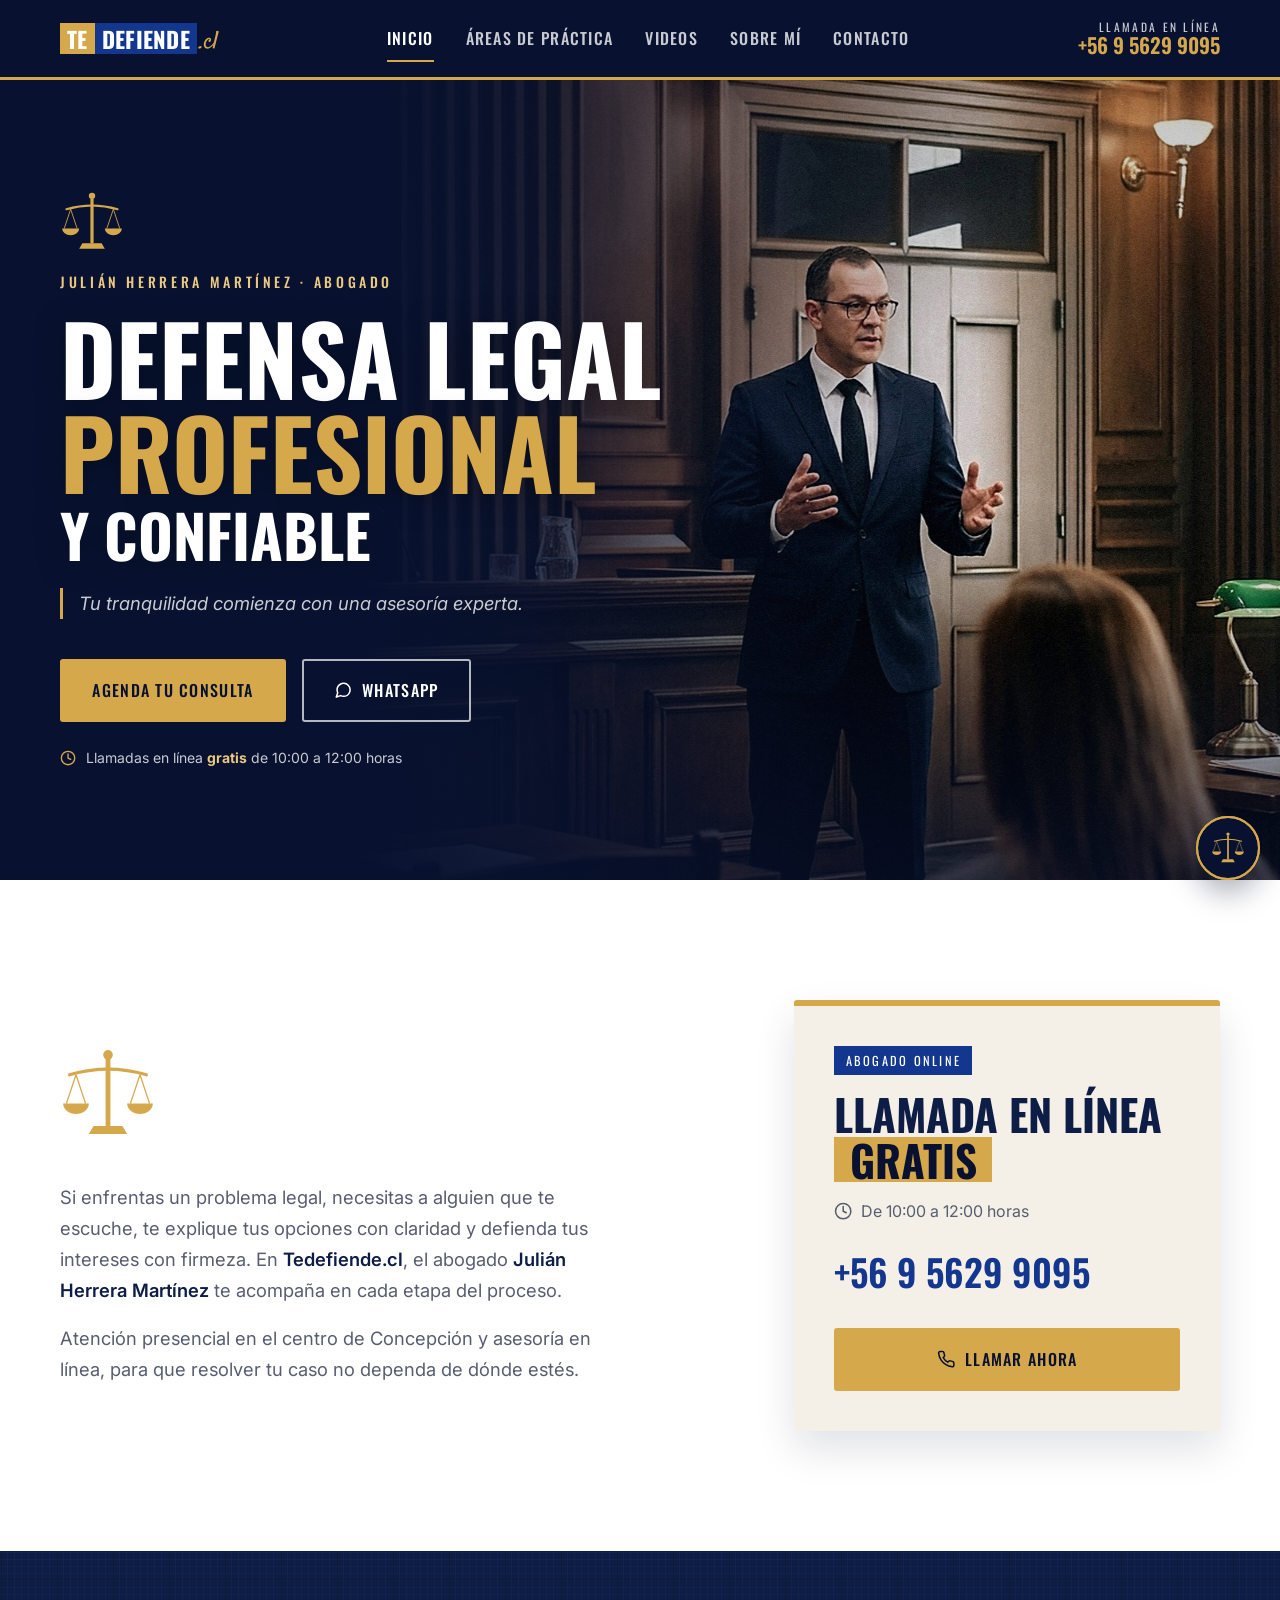
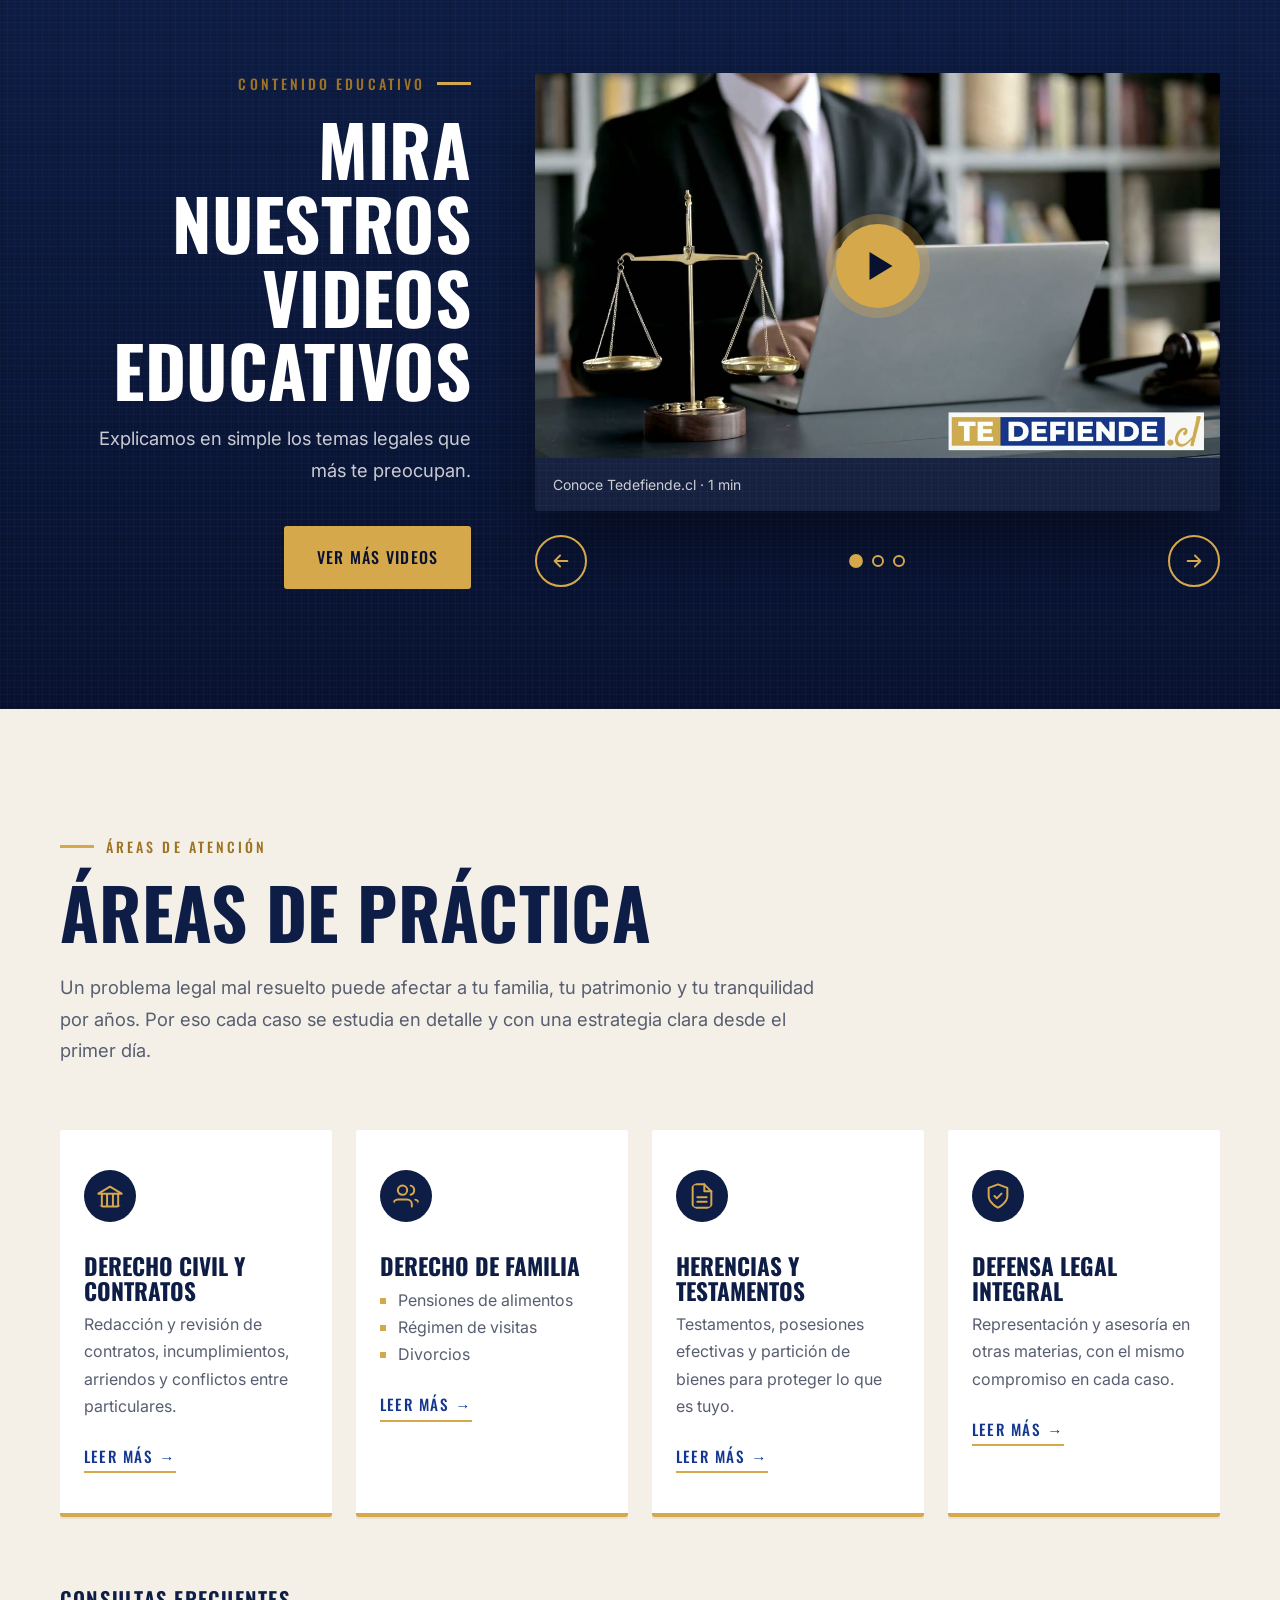
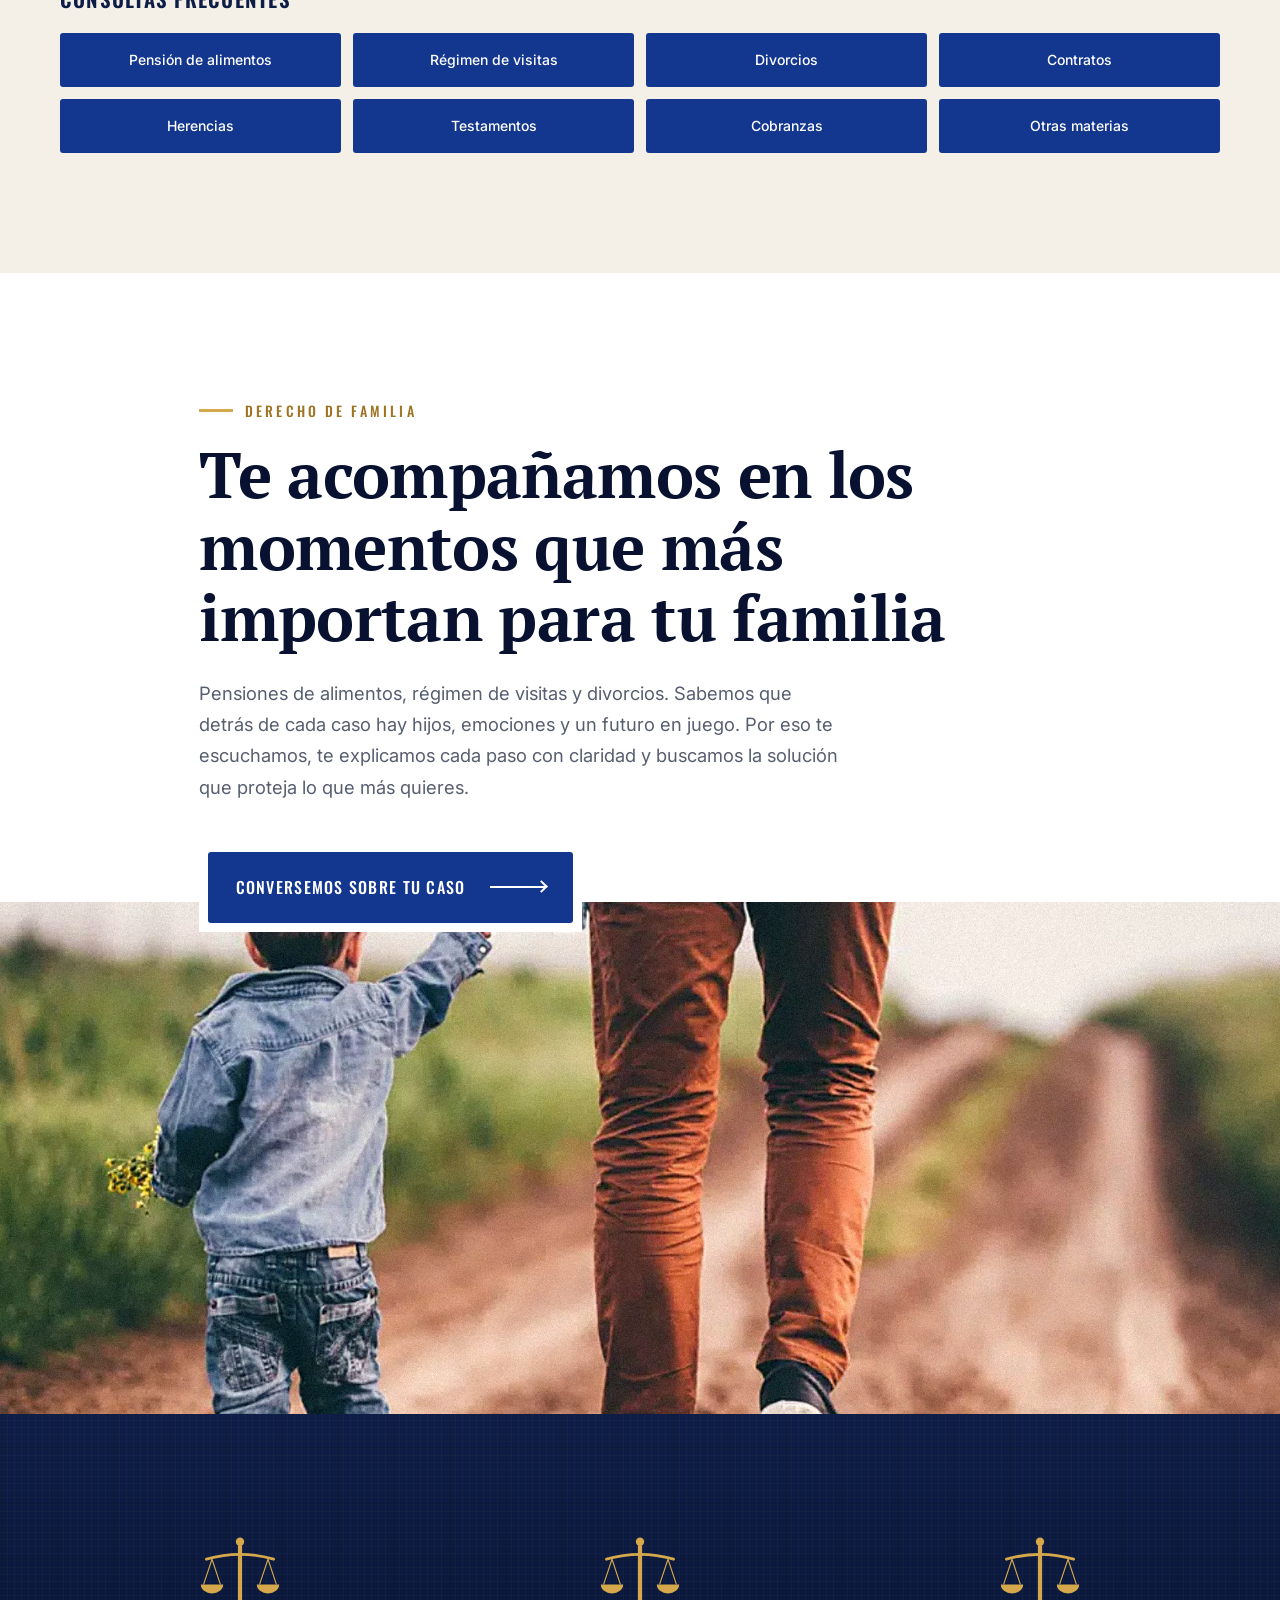
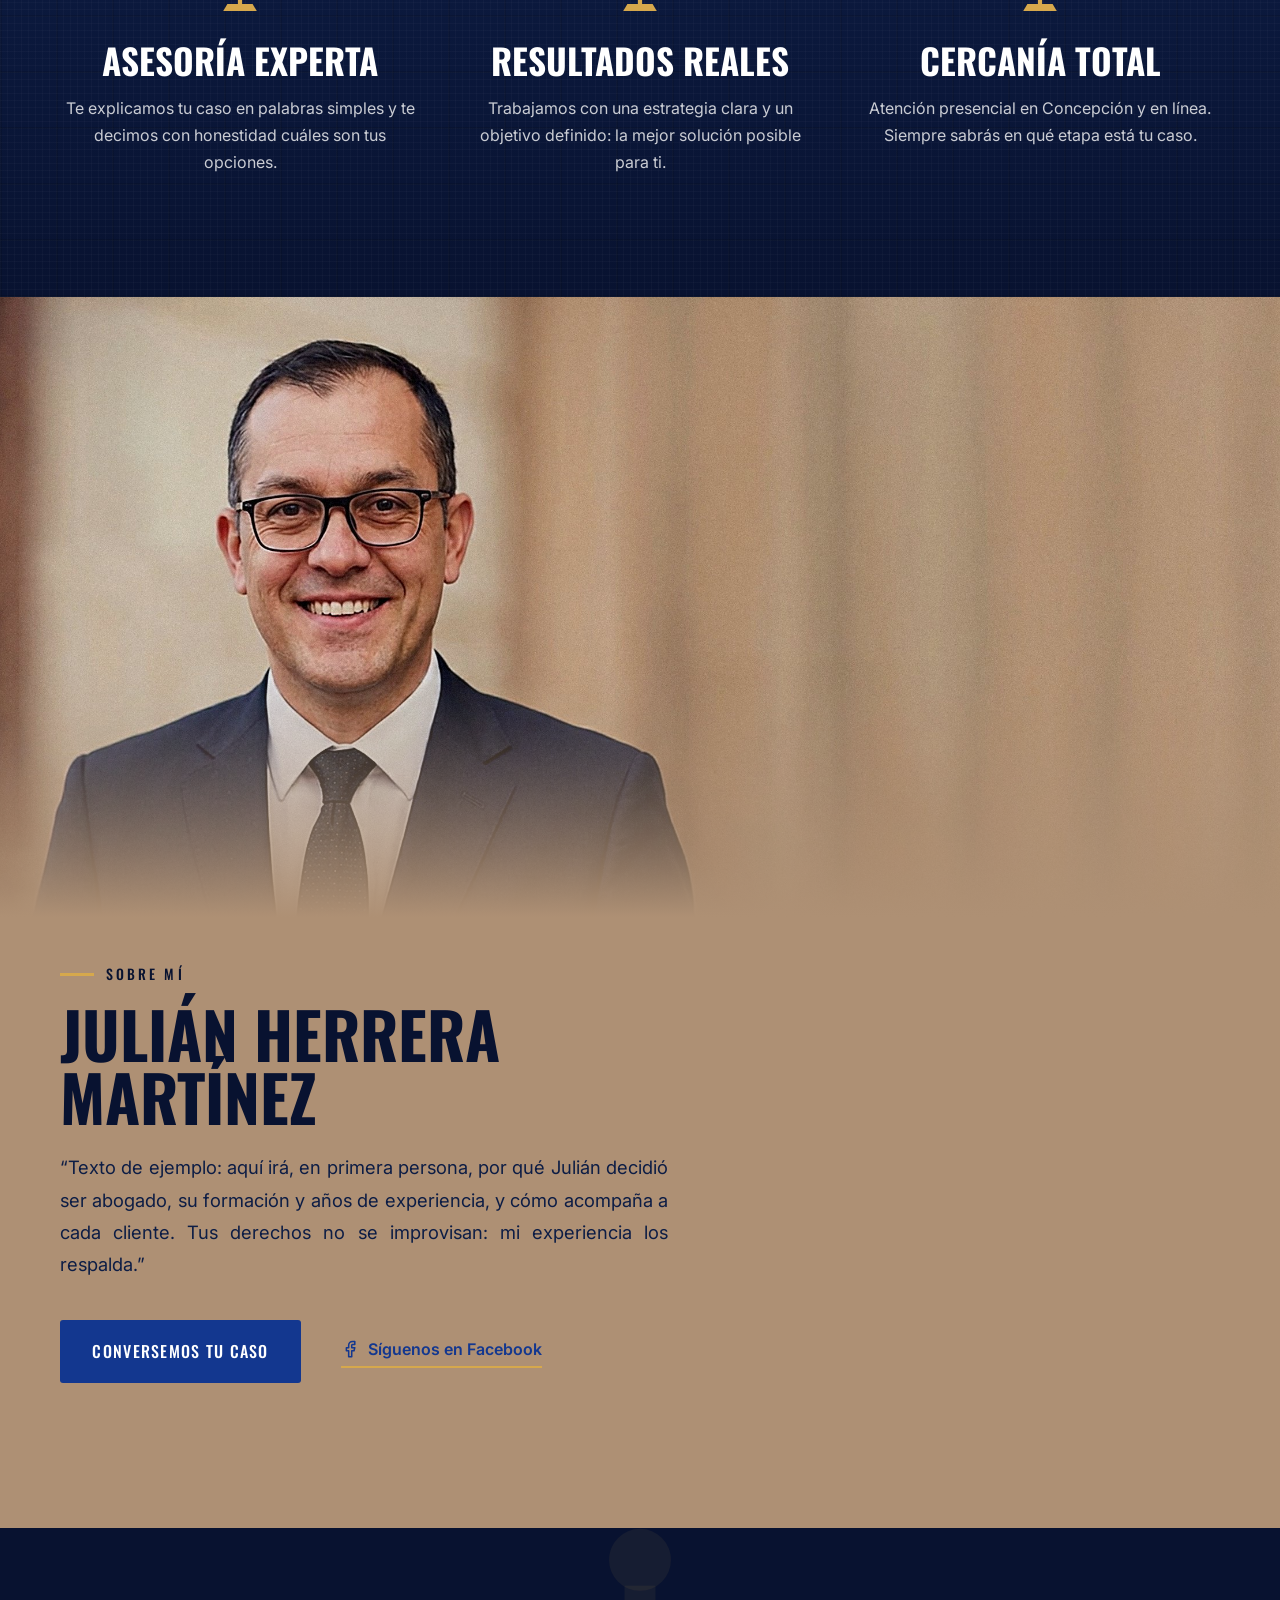
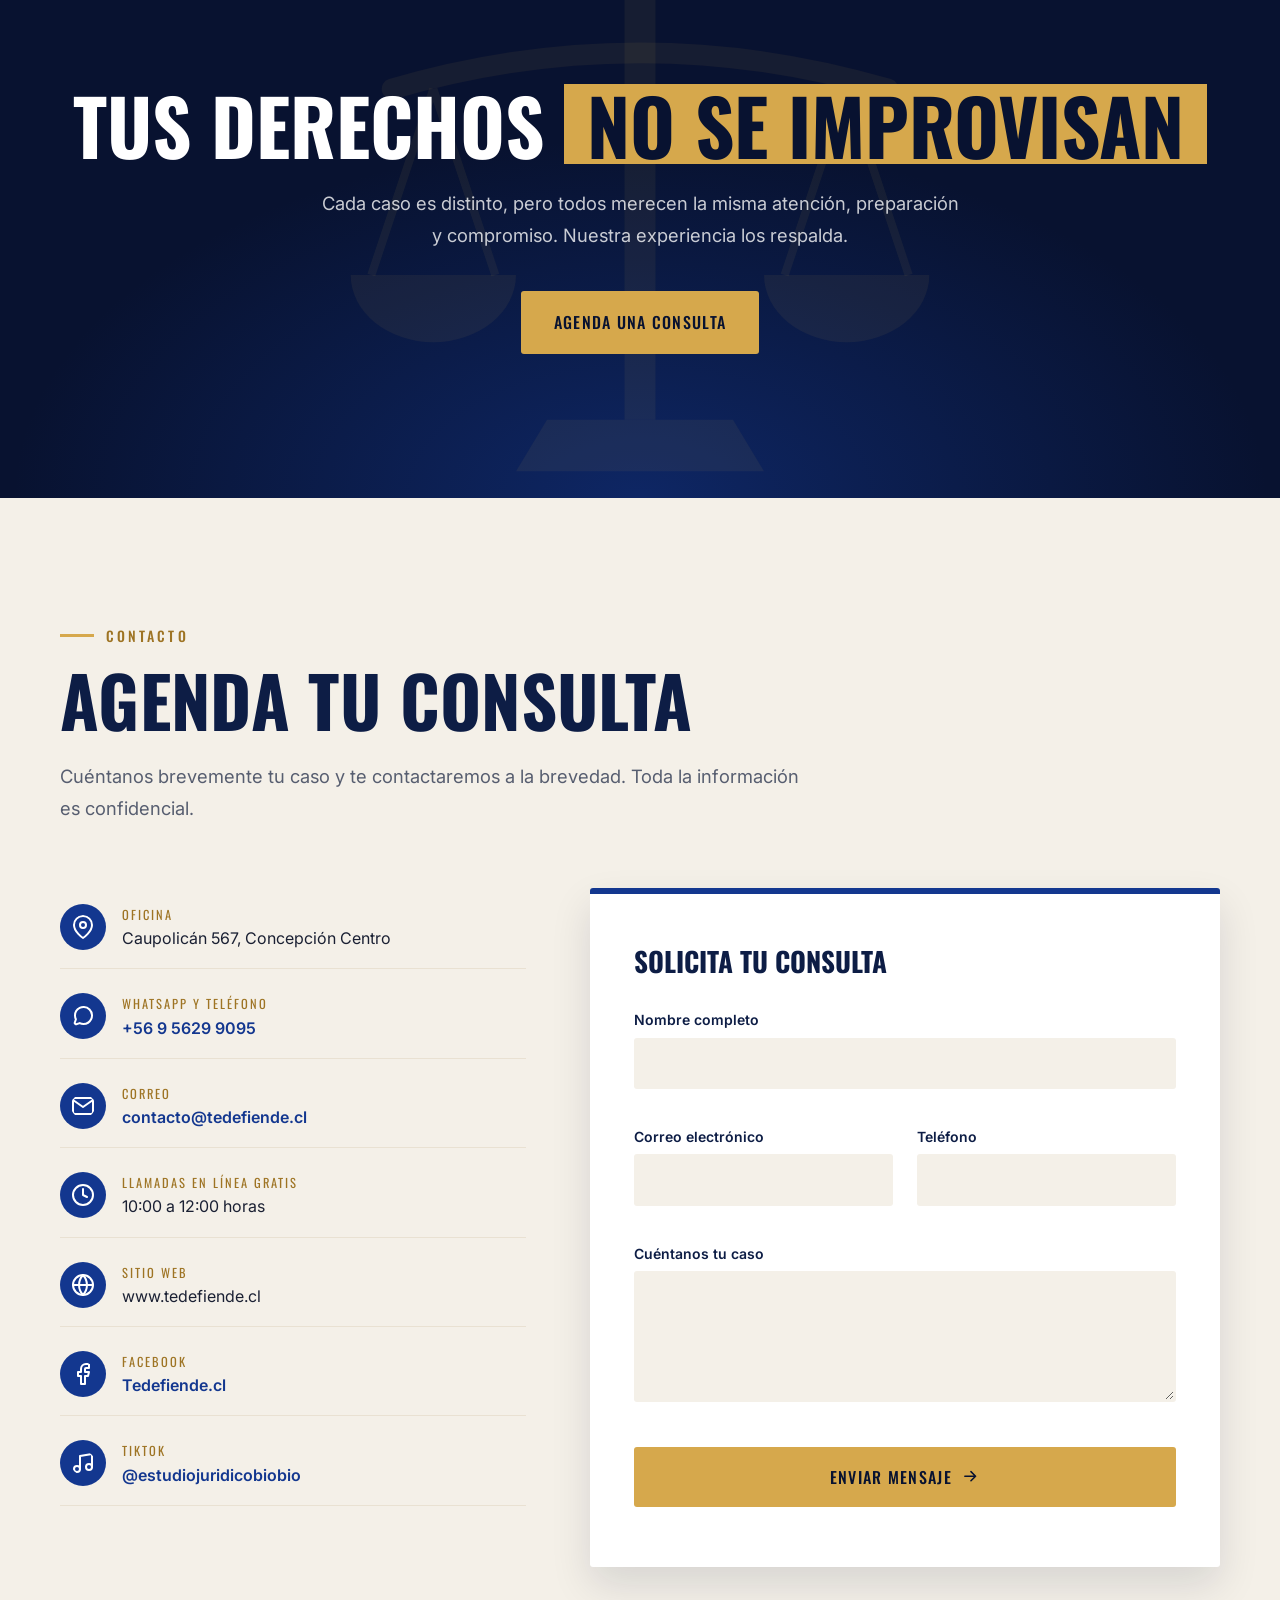
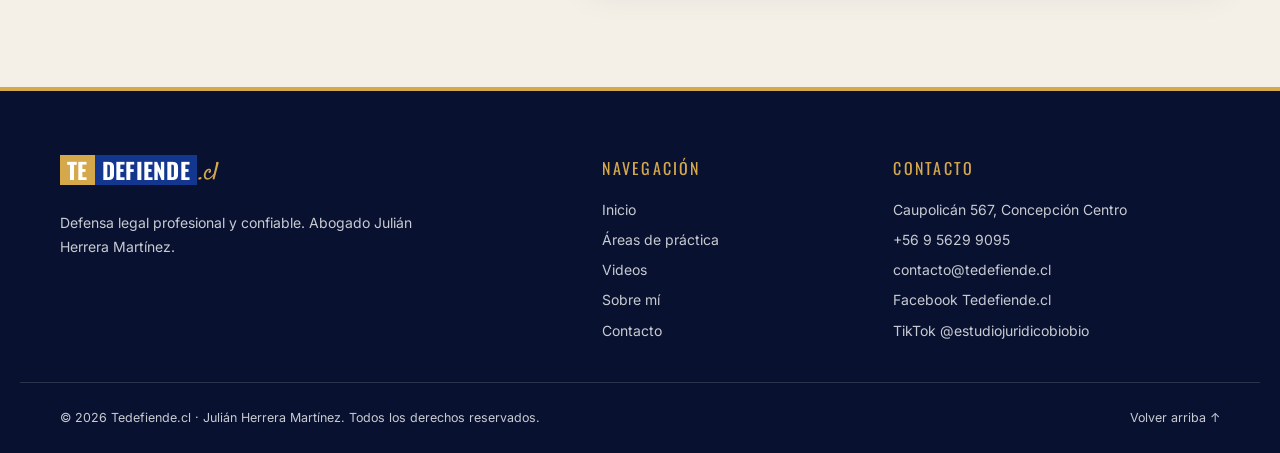
<file: index.html>
<!DOCTYPE html>
<html lang="es">
<head>
  <meta charset="UTF-8">
  <meta name="viewport" content="width=device-width, initial-scale=1.0">
  <title>Tedefiende.cl · Julián Herrera Martínez, Abogado en Concepción</title>
  <meta name="description" content="Defensa legal profesional y confiable en Concepción. Derecho civil y contratos, familia, herencias y testamentos. Abogado Julián Herrera Martínez.">
  <meta name="theme-color" content="#0d1d45">

  <!-- Ícono de la pestaña: "TE" dorado sobre azul -->
  <link rel="icon" href="data:image/svg+xml,%3Csvg xmlns='http://www.w3.org/2000/svg' viewBox='0 0 100 100'%3E%3Crect width='100' height='100' fill='%2313378f'/%3E%3Crect width='100' height='38' fill='%23d6a84c'/%3E%3Ctext x='50' y='84' font-size='44' font-weight='700' text-anchor='middle' fill='%23fff' font-family='Arial'%3ETD%3C/text%3E%3C/svg%3E">

  <!-- Activa las animaciones solo si JavaScript funciona -->
  <script>document.documentElement.classList.add("js");</script>

  <!-- Tipografías: Oswald (títulos), Inter (texto), PT Serif (sección de familia),
       Satisfy (el ".cl" del logo) -->
  <link rel="preconnect" href="https://fonts.googleapis.com">
  <link rel="preconnect" href="https://fonts.gstatic.com" crossorigin>
  <link href="https://fonts.googleapis.com/css2?family=Inter:ital,wght@0,400;0,500;0,600;1,400&family=PT+Serif:wght@700&family=Oswald:wght@400;500;600;700&family=Satisfy&display=swap" rel="stylesheet">

  <link rel="stylesheet" href="css/estilos.css">
</head>
<body>

  <!-- =====================================================
       ÍCONOS (se definen una vez y se usan con <use href="#...">)
       ===================================================== -->
  <svg width="0" height="0" style="position:absolute" aria-hidden="true">
    <!-- Emblema: balanza de la justicia (relleno) -->
    <symbol id="emblema" viewBox="0 0 120 120">
      <circle cx="60" cy="11" r="6" fill="currentColor"/>
      <rect x="57" y="16" width="6" height="84" fill="currentColor"/>
      <path d="M12 36 Q60 22 108 36" fill="none" stroke="currentColor" stroke-width="4" stroke-linecap="round"/>
      <path d="M20 36 L8 72 M20 36 L32 72 M100 36 L88 72 M100 36 L112 72" fill="none" stroke="currentColor" stroke-width="1.6"/>
      <path d="M4 72 H36 A16 13 0 0 1 4 72 Z M84 72 H116 A16 13 0 0 1 84 72 Z" fill="currentColor"/>
      <path d="M36 110 H84 L78 100 H42 Z" fill="currentColor"/>
    </symbol>
    <!-- Íconos de línea -->
    <symbol id="i-telefono" viewBox="0 0 24 24"><path d="M22 16.92v3a2 2 0 0 1-2.18 2 19.79 19.79 0 0 1-8.63-3.07 19.5 19.5 0 0 1-6-6 19.79 19.79 0 0 1-3.07-8.67A2 2 0 0 1 4.11 2h3a2 2 0 0 1 2 1.72 12.84 12.84 0 0 0 .7 2.81 2 2 0 0 1-.45 2.11L8.09 9.91a16 16 0 0 0 6 6l1.27-1.27a2 2 0 0 1 2.11-.45 12.84 12.84 0 0 0 2.81.7A2 2 0 0 1 22 16.92z"/></symbol>
    <symbol id="i-chat" viewBox="0 0 24 24"><path d="M21 11.5a8.38 8.38 0 0 1-.9 3.8 8.5 8.5 0 0 1-7.6 4.7 8.38 8.38 0 0 1-3.8-.9L3 21l1.9-5.7a8.38 8.38 0 0 1-.9-3.8 8.5 8.5 0 0 1 4.7-7.6 8.38 8.38 0 0 1 3.8-.9h.5a8.48 8.48 0 0 1 8 8v.5z"/></symbol>
    <symbol id="i-ubicacion" viewBox="0 0 24 24"><path d="M21 10c0 7-9 13-9 13s-9-6-9-13a9 9 0 0 1 18 0z"/><circle cx="12" cy="10" r="3"/></symbol>
    <symbol id="i-facebook" viewBox="0 0 24 24"><path d="M18 2h-3a5 5 0 0 0-5 5v3H7v4h3v8h4v-8h3l1-4h-4V7a1 1 0 0 1 1-1h3z"/></symbol>
    <symbol id="i-correo" viewBox="0 0 24 24"><rect x="2" y="4" width="20" height="16" rx="2"/><path d="M22 6l-10 7L2 6"/></symbol>
    <symbol id="i-reloj" viewBox="0 0 24 24"><circle cx="12" cy="12" r="10"/><path d="M12 6v6l4 2"/></symbol>
    <symbol id="i-web" viewBox="0 0 24 24"><circle cx="12" cy="12" r="10"/><path d="M2 12h20M12 2a15.3 15.3 0 0 1 4 10 15.3 15.3 0 0 1-4 10 15.3 15.3 0 0 1-4-10 15.3 15.3 0 0 1 4-10z"/></symbol>
    <symbol id="i-musica" viewBox="0 0 24 24"><path d="M9 18V5l12-2v13"/><circle cx="6" cy="18" r="3"/><circle cx="18" cy="16" r="3"/></symbol>
    <symbol id="i-civil" viewBox="0 0 24 24"><path d="M3 21h18M5 21V10M9.5 21V10M14.5 21V10M19 21V10M2 10l10-6 10 6z"/></symbol>
    <symbol id="i-familia" viewBox="0 0 24 24"><path d="M17 21v-2a4 4 0 0 0-4-4H5a4 4 0 0 0-4 4v2"/><circle cx="9" cy="7" r="4"/><path d="M23 21v-2a4 4 0 0 0-3-3.87M16 3.13a4 4 0 0 1 0 7.75"/></symbol>
    <symbol id="i-documento" viewBox="0 0 24 24"><path d="M14 2H6a2 2 0 0 0-2 2v16a2 2 0 0 0 2 2h12a2 2 0 0 0 2-2V8z"/><path d="M14 2v6h6M16 13H8M16 17H8"/></symbol>
    <symbol id="i-escudo" viewBox="0 0 24 24"><path d="M12 22s8-4 8-10V5l-8-3-8 3v7c0 6 8 10 8 10z"/><path d="M9 12l2 2 4-4"/></symbol>
    <symbol id="i-flecha" viewBox="0 0 24 24"><path d="M5 12h14M13 6l6 6-6 6"/></symbol>
  </svg>


  <!-- =====================================================
       1. ENCABEZADO FIJO
       ===================================================== -->
  <header class="encabezado" id="encabezado">
    <div class="contenedor encabezado__contenido">

      <!-- Logo de la marca, hecho con texto (se ve nítido en cualquier pantalla) -->
      <a href="#inicio" class="logo" aria-label="Tedefiende.cl - Ir al inicio">
        <span class="logo__te">TE</span><span class="logo__defiende">DEFIENDE</span><span class="logo__cl">.cl</span>
      </a>

      <nav class="menu" id="menu" aria-label="Menú principal">
        <ul class="menu__lista">
          <li><a href="#inicio" class="menu__enlace">Inicio</a></li>
          <li><a href="#areas" class="menu__enlace">Áreas de práctica</a></li>
          <li><a href="#videos" class="menu__enlace">Videos</a></li>
          <li><a href="#sobre-mi" class="menu__enlace">Sobre mí</a></li>
          <li><a href="#contacto" class="menu__enlace">Contacto</a></li>
        </ul>
        <!-- Solo se ve dentro del menú del teléfono -->
        <a href="#contacto" class="boton boton--oro menu__cta">Agenda una consulta</a>
      </nav>

      <!-- Teléfono destacado (escritorio) -->
      <a href="tel:+56956299095" class="encabezado__telefono">
        <span class="encabezado__telefono-texto">Llamada en línea</span>
        <span class="encabezado__telefono-numero">+56 9 5629 9095</span>
      </a>

      <!-- Botón del menú (teléfono y tablet) -->
      <button class="menu-boton" id="menuBoton" aria-label="Abrir menú" aria-expanded="false" aria-controls="menu">
        <span></span><span></span><span></span>
      </button>
    </div>
  </header>


  <main>

    <!-- =====================================================
         2. PORTADA (HERO)
         ===================================================== -->
    <section class="portada" id="inicio">
      <!-- Foto de fondo. Para cambiarla, reemplace img/julian-tribunal.jpg
           (ideal: foto horizontal de 2000 px de ancho o más) -->
      <div class="portada__fondo">
        <img src="img/julian-tribunal.jpg" alt="El abogado Julián Herrera Martínez alegando en un tribunal" width="2752" height="1536" fetchpriority="high">
      </div>

      <div class="contenedor portada__contenido">
        <div class="portada__texto">
          <svg class="portada__emblema" aria-hidden="true"><use href="#emblema"/></svg>
          <p class="portada__nombre">Julián Herrera Martínez · Abogado</p>

          <h1 class="portada__titulo">
            <span>Defensa legal</span>
            <span class="t-oro">profesional</span>
            <span class="t-chico">y confiable</span>
          </h1>

          <p class="portada__frase">Tu tranquilidad comienza con una asesoría experta.</p>

          <div class="portada__acciones">
            <a href="#contacto" class="boton boton--oro">Agenda tu consulta</a>
            <a href="https://wa.me/56956299095" class="boton boton--contorno-claro" target="_blank" rel="noopener">
              <svg class="icono" aria-hidden="true"><use href="#i-chat"/></svg> WhatsApp
            </a>
          </div>

          <p class="portada__nota">
            <svg class="icono" aria-hidden="true"><use href="#i-reloj"/></svg>
            Llamadas en línea <strong>gratis</strong> de 10:00 a 12:00 horas
          </p>
        </div>
      </div>
    </section>


    <!-- =====================================================
         PRESENTACIÓN (franja azul con emblema)
         ===================================================== -->
    <section class="seccion seccion--blanca presentacion">
      <div class="contenedor presentacion__rejilla">
        <div class="presentacion__texto" data-revelar>
          <svg class="emblema-grande" aria-hidden="true"><use href="#emblema"/></svg>
          <p>
            Si enfrentas un problema legal, necesitas a alguien que te escuche, te explique
            tus opciones con claridad y defienda tus intereses con firmeza. En
            <strong>Tedefiende.cl</strong>, el abogado <strong>Julián Herrera Martínez</strong>
            te acompaña en cada etapa del proceso.
          </p>
          <p>
            Atención presencial en el centro de Concepción y asesoría en línea, para que
            resolver tu caso no dependa de dónde estés.
          </p>
        </div>

        <!-- Tarjeta de llamada gratuita -->
        <aside class="llamada" data-revelar style="--i:1">
          <span class="llamada__etiqueta">Abogado online</span>
          <p class="llamada__titulo">Llamada en línea <span>gratis</span></p>
          <p class="llamada__horario">
            <svg class="icono" aria-hidden="true"><use href="#i-reloj"/></svg>
            De 10:00 a 12:00 horas
          </p>
          <a href="tel:+56956299095" class="llamada__numero">+56 9 5629 9095</a>
          <a href="tel:+56956299095" class="boton boton--oro boton--ancho">
            <svg class="icono" aria-hidden="true"><use href="#i-telefono"/></svg> Llamar ahora
          </a>
        </aside>
      </div>
    </section>


    <!-- =====================================================
         VIDEOS EDUCATIVOS (carrusel)
         Cada video es un bloque <article class="video">.
         - Video propio: data-video="videos/archivo.mp4" + imagen de portada.
         - Video de YouTube: data-youtube="CODIGO" (lo que va después de "v=" en el enlace).
         - Video aún no grabado: clase "video--proximo".
         ===================================================== -->
    <section class="seccion seccion--azul videos" id="videos">
      <div class="contenedor videos__rejilla">
        <div class="videos__texto" data-revelar>
          <p class="antetitulo antetitulo--claro">Contenido educativo</p>
          <h2 class="titulo">Mira nuestros videos educativos</h2>
          <p class="videos__bajada">Explicamos en simple los temas legales que más te preocupan.</p>
          <a href="https://www.tiktok.com/@estudiojuridicobiobio" class="boton boton--oro" target="_blank" rel="noopener">Ver más videos</a>
        </div>

        <div class="carrusel" data-revelar style="--i:1">
          <div class="carrusel__ventana">
            <div class="carrusel__pista" id="carruselPista">

              <article class="video" data-video="videos/presentacion.mp4">
                <button class="video__portada" type="button" aria-label="Reproducir video: Conoce Tedefiende.cl">
                  <img src="videos/presentacion-portada.jpg" alt="" width="1280" height="720" loading="lazy">
                  <span class="video__play" aria-hidden="true"></span>
                </button>
                <p class="video__titulo">Conoce Tedefiende.cl · 1 min</p>
              </article>

              <article class="video video--proximo">
                <div class="video__portada video__portada--proximo">
                  <span class="video__etiqueta">Próximamente</span>
                  <svg class="video__emblema" aria-hidden="true"><use href="#emblema"/></svg>
                  <p class="video__proximo-titulo">Pensión de alimentos:<br>lo que debes saber</p>
                </div>
                <p class="video__titulo">Pensión de alimentos</p>
              </article>

              <article class="video video--proximo">
                <div class="video__portada video__portada--proximo">
                  <span class="video__etiqueta">Próximamente</span>
                  <svg class="video__emblema" aria-hidden="true"><use href="#emblema"/></svg>
                  <p class="video__proximo-titulo">Divorcio:<br>los primeros pasos</p>
                </div>
                <p class="video__titulo">Divorcio</p>
              </article>

            </div>
          </div>

          <div class="carrusel__controles">
            <button class="carrusel__flecha" id="carruselAnterior" type="button" aria-label="Video anterior">
              <svg class="icono" aria-hidden="true"><use href="#i-flecha"/></svg>
            </button>
            <div class="carrusel__puntos" id="carruselPuntos"></div>
            <button class="carrusel__flecha carrusel__flecha--siguiente" id="carruselSiguiente" type="button" aria-label="Video siguiente">
              <svg class="icono" aria-hidden="true"><use href="#i-flecha"/></svg>
            </button>
          </div>
        </div>
      </div>
    </section>


    <!-- =====================================================
         3. ÁREAS DE PRÁCTICA
         Tarjetas: cada <article class="area"> es una materia.
         Botones: cada <a class="materia"> es un tema frecuente.
         Copie o borre bloques para agregar o quitar.
         ===================================================== -->
    <section class="seccion seccion--piedra" id="areas">
      <div class="contenedor">
        <header class="encabezado-seccion" data-revelar>
          <p class="antetitulo">Áreas de atención</p>
          <h2 class="titulo">Áreas de práctica</h2>
          <p class="encabezado-seccion__texto">
            Un problema legal mal resuelto puede afectar a tu familia, tu patrimonio y tu
            tranquilidad por años. Por eso cada caso se estudia en detalle y con una
            estrategia clara desde el primer día.
          </p>
        </header>

        <div class="areas">
          <article class="area" data-revelar style="--i:0">
            <svg class="area__icono" aria-hidden="true"><use href="#i-civil"/></svg>
            <h3 class="area__titulo">Derecho civil y contratos</h3>
            <p class="area__texto">Redacción y revisión de contratos, incumplimientos, arriendos y conflictos entre particulares.</p>
            <a href="areas/derecho-civil-y-contratos.html" class="area__enlace">Leer más <span aria-hidden="true">→</span></a>
          </article>

          <article class="area" data-revelar style="--i:1">
            <svg class="area__icono" aria-hidden="true"><use href="#i-familia"/></svg>
            <h3 class="area__titulo">Derecho de familia</h3>
            <ul class="area__lista">
              <li>Pensiones de alimentos</li>
              <li>Régimen de visitas</li>
              <li>Divorcios</li>
            </ul>
            <a href="areas/derecho-de-familia.html" class="area__enlace">Leer más <span aria-hidden="true">→</span></a>
          </article>

          <article class="area" data-revelar style="--i:2">
            <svg class="area__icono" aria-hidden="true"><use href="#i-documento"/></svg>
            <h3 class="area__titulo">Herencias y testamentos</h3>
            <p class="area__texto">Testamentos, posesiones efectivas y partición de bienes para proteger lo que es tuyo.</p>
            <a href="areas/herencias-y-testamentos.html" class="area__enlace">Leer más <span aria-hidden="true">→</span></a>
          </article>

          <article class="area" data-revelar style="--i:3">
            <svg class="area__icono" aria-hidden="true"><use href="#i-escudo"/></svg>
            <h3 class="area__titulo">Defensa legal integral</h3>
            <p class="area__texto">Representación y asesoría en otras materias, con el mismo compromiso en cada caso.</p>
            <a href="areas/defensa-legal-integral.html" class="area__enlace">Leer más <span aria-hidden="true">→</span></a>
          </article>
        </div>

        <p class="materias__titulo" data-revelar>Consultas frecuentes</p>
        <div class="materias" data-revelar>
          <a href="areas/derecho-de-familia.html#pension-de-alimentos" class="materia">Pensión de alimentos</a>
          <a href="areas/derecho-de-familia.html#regimen-de-visitas" class="materia">Régimen de visitas</a>
          <a href="areas/derecho-de-familia.html#divorcio" class="materia">Divorcios</a>
          <a href="areas/derecho-civil-y-contratos.html#contratos" class="materia">Contratos</a>
          <a href="areas/herencias-y-testamentos.html#posesion-efectiva" class="materia">Herencias</a>
          <a href="areas/herencias-y-testamentos.html#testamento" class="materia">Testamentos</a>
          <a href="areas/derecho-civil-y-contratos.html#deudas" class="materia">Cobranzas</a>
          <a href="areas/defensa-legal-integral.html" class="materia">Otras materias</a>
        </div>
      </div>
    </section>


    <!-- =====================================================
         DERECHO DE FAMILIA (sección destacada)
         Titular grande + botón que se monta sobre la foto.
         ===================================================== -->
    <section class="familia" id="familia">
      <div class="contenedor">
        <div class="familia__texto" data-revelar>
          <p class="antetitulo">Derecho de familia</p>
          <h2 class="familia__titulo">Te acompañamos en los momentos que más importan para tu familia</h2>
          <p class="familia__bajada">
            Pensiones de alimentos, régimen de visitas y divorcios. Sabemos que detrás de
            cada caso hay hijos, emociones y un futuro en juego. Por eso te escuchamos,
            te explicamos cada paso con claridad y buscamos la solución que proteja lo
            que más quieres.
          </p>
        </div>

        <!-- Botón con marco blanco que se monta sobre la foto -->
        <div class="familia__accion" data-revelar>
          <a href="#contacto" class="boton boton--azul familia__boton">
            Conversemos sobre tu caso
            <span class="familia__flecha" aria-hidden="true"></span>
          </a>
        </div>
      </div>

      <!-- Foto a todo el ancho. Para cambiarla, reemplace img/familia.jpg
           (ideal: foto horizontal de 2000 px de ancho o más) -->
      <div class="familia__foto">
        <img src="img/familia.jpg" alt="Un padre camina de la mano con su hijo por un camino de campo" width="2594" height="743" loading="lazy">
      </div>
    </section>


    <!-- =====================================================
         PILARES (tres columnas con emblema)
         ===================================================== -->
    <section class="seccion seccion--azul">
      <div class="contenedor pilares">
        <div class="pilar" data-revelar style="--i:0">
          <svg class="pilar__emblema" aria-hidden="true"><use href="#emblema"/></svg>
          <h3 class="pilar__titulo">Asesoría experta</h3>
          <p>Te explicamos tu caso en palabras simples y te decimos con honestidad cuáles son tus opciones.</p>
        </div>
        <div class="pilar" data-revelar style="--i:1">
          <svg class="pilar__emblema" aria-hidden="true"><use href="#emblema"/></svg>
          <h3 class="pilar__titulo">Resultados reales</h3>
          <p>Trabajamos con una estrategia clara y un objetivo definido: la mejor solución posible para ti.</p>
        </div>
        <div class="pilar" data-revelar style="--i:2">
          <svg class="pilar__emblema" aria-hidden="true"><use href="#emblema"/></svg>
          <h3 class="pilar__titulo">Cercanía total</h3>
          <p>Atención presencial en Concepción y en línea. Siempre sabrás en qué etapa está tu caso.</p>
        </div>
      </div>
    </section>


    <!-- =====================================================
         4. SOBRE MÍ
         ===================================================== -->
    <!-- Estilo "retrato editorial": foto de fondo con Julián a la izquierda,
         nombre enorme a la derecha sobre las columnas desenfocadas y sello al pie. -->
    <section class="sobre" id="sobre-mi">
      <!-- Foto de fondo. Para cambiarla, reemplace img/julian-sobre-mi-fondo.jpg
           (ideal: foto horizontal con la persona a la izquierda y espacio libre a la derecha) -->
      <div class="sobre__fondo">
        <img src="img/julian-sobre-mi-fondo.jpg" alt="Retrato del abogado Julián Herrera Martínez" width="2534" height="1075" loading="lazy">
      </div>

      <div class="contenedor sobre__rejilla">
        <div class="sobre__texto">
          <div data-revelar>
            <p class="antetitulo">Sobre mí</p>
            <h2 class="sobre__nombre">Julián Herrera<br>Martínez</h2>
          </div>

          <!-- CAMBIAR: biografía real, escrita en primera persona como una cita -->
          <blockquote class="sobre__cita" data-revelar>
            “Texto de ejemplo: aquí irá, en primera persona, por qué Julián decidió ser
            abogado, su formación y años de experiencia, y cómo acompaña a cada cliente.
            Tus derechos no se improvisan: mi experiencia los respalda.”
          </blockquote>

          <div class="sobre__acciones" data-revelar>
            <a href="#contacto" class="boton boton--azul">Conversemos tu caso</a>
            <a href="https://www.facebook.com/profile.php?id=61574104022977" class="sobre__facebook" target="_blank" rel="noopener">
              <svg class="icono" aria-hidden="true"><use href="#i-facebook"/></svg> Síguenos en Facebook
            </a>
          </div>

          <!-- Sello al pie (en la referencia, aquí iba un diploma o certificación) -->
          <div class="sobre__sello" data-revelar>
            <svg class="sobre__sello-emblema" aria-hidden="true"><use href="#emblema"/></svg>
            <p class="sobre__sello-texto">
              <span>Abogado</span>
              <strong>Concepción · Chile</strong>
              <span>Atención presencial y online</span>
            </p>
          </div>
        </div>
      </div>
    </section>


    <!-- =====================================================
         FRASE DESTACADA (banda ancha)
         Para usar una foto de fondo, vea .banda en estilos.css
         ===================================================== -->
    <section class="banda">
      <svg class="banda__emblema" aria-hidden="true"><use href="#emblema"/></svg>
      <div class="contenedor banda__contenido" data-revelar>
        <h2 class="banda__titulo">Tus derechos <span>no se improvisan</span></h2>
        <p class="banda__texto">
          Cada caso es distinto, pero todos merecen la misma atención, preparación y
          compromiso. Nuestra experiencia los respalda.
        </p>
        <a href="#contacto" class="boton boton--oro">Agenda una consulta</a>
      </div>
    </section>


    <!-- =====================================================
         5. CONTACTO
         ===================================================== -->
    <section class="seccion seccion--piedra" id="contacto">
      <div class="contenedor">
        <header class="encabezado-seccion" data-revelar>
          <p class="antetitulo">Contacto</p>
          <h2 class="titulo">Agenda tu consulta</h2>
          <p class="encabezado-seccion__texto">
            Cuéntanos brevemente tu caso y te contactaremos a la brevedad. Toda la
            información es confidencial.
          </p>
        </header>

        <div class="contacto">
          <ul class="datos" data-revelar>
            <li class="dato">
              <svg class="dato__icono" aria-hidden="true"><use href="#i-ubicacion"/></svg>
              <div><span class="dato__etiqueta">Oficina</span>Caupolicán 567, Concepción Centro</div>
            </li>
            <li class="dato">
              <svg class="dato__icono" aria-hidden="true"><use href="#i-chat"/></svg>
              <div><span class="dato__etiqueta">WhatsApp y teléfono</span><a href="https://wa.me/56956299095" target="_blank" rel="noopener">+56 9 5629 9095</a></div>
            </li>
            <li class="dato">
              <svg class="dato__icono" aria-hidden="true"><use href="#i-correo"/></svg>
              <div><span class="dato__etiqueta">Correo</span><a href="mailto:contacto@tedefiende.cl">contacto@tedefiende.cl</a></div>
            </li>
            <li class="dato">
              <svg class="dato__icono" aria-hidden="true"><use href="#i-reloj"/></svg>
              <div><span class="dato__etiqueta">Llamadas en línea gratis</span>10:00 a 12:00 horas</div>
            </li>
            <li class="dato">
              <svg class="dato__icono" aria-hidden="true"><use href="#i-web"/></svg>
              <div><span class="dato__etiqueta">Sitio web</span>www.tedefiende.cl</div>
            </li>
            <li class="dato">
              <svg class="dato__icono" aria-hidden="true"><use href="#i-facebook"/></svg>
              <div><span class="dato__etiqueta">Facebook</span><a href="https://www.facebook.com/profile.php?id=61574104022977" target="_blank" rel="noopener">Tedefiende.cl</a></div>
            </li>
            <li class="dato">
              <svg class="dato__icono" aria-hidden="true"><use href="#i-musica"/></svg>
              <div><span class="dato__etiqueta">TikTok</span><a href="https://www.tiktok.com/@estudiojuridicobiobio" target="_blank" rel="noopener">@estudiojuridicobiobio</a></div>
            </li>
          </ul>

          <!-- Formulario: por ahora solo valida en el navegador (ver js/main.js) -->
          <form class="formulario" id="formulario" novalidate data-revelar style="--i:1">
            <p class="formulario__titulo">Solicita tu consulta</p>

            <div class="campo">
              <label for="nombre">Nombre completo</label>
              <input type="text" id="nombre" name="nombre" autocomplete="name" required>
              <p class="campo__error" aria-live="polite"></p>
            </div>

            <div class="formulario__fila">
              <div class="campo">
                <label for="correo">Correo electrónico</label>
                <input type="email" id="correo" name="correo" autocomplete="email" required>
                <p class="campo__error" aria-live="polite"></p>
              </div>
              <div class="campo">
                <label for="telefono">Teléfono</label>
                <input type="tel" id="telefono" name="telefono" autocomplete="tel" required>
                <p class="campo__error" aria-live="polite"></p>
              </div>
            </div>

            <div class="campo">
              <label for="mensaje">Cuéntanos tu caso</label>
              <textarea id="mensaje" name="mensaje" rows="5" required></textarea>
              <p class="campo__error" aria-live="polite"></p>
            </div>

            <button type="submit" class="boton boton--oro boton--ancho">
              Enviar mensaje <svg class="icono" aria-hidden="true"><use href="#i-flecha"/></svg>
            </button>
            <p class="formulario__estado" id="formularioEstado" aria-live="polite"></p>
          </form>
        </div>
      </div>
    </section>

  </main>


  <!-- =====================================================
       6. PIE DE PÁGINA
       ===================================================== -->
  <footer class="pie">
    <div class="contenedor pie__columnas">
      <div>
        <a href="#inicio" class="logo" aria-label="Tedefiende.cl - Ir al inicio">
          <span class="logo__te">TE</span><span class="logo__defiende">DEFIENDE</span><span class="logo__cl">.cl</span>
        </a>
        <p class="pie__descripcion">Defensa legal profesional y confiable. Abogado Julián Herrera Martínez.</p>
      </div>
      <div>
        <p class="pie__titulo">Navegación</p>
        <ul class="pie__lista">
          <li><a href="#inicio">Inicio</a></li>
          <li><a href="#areas">Áreas de práctica</a></li>
          <li><a href="#videos">Videos</a></li>
          <li><a href="#sobre-mi">Sobre mí</a></li>
          <li><a href="#contacto">Contacto</a></li>
        </ul>
      </div>
      <div>
        <p class="pie__titulo">Contacto</p>
        <ul class="pie__lista">
          <li>Caupolicán 567, Concepción Centro</li>
          <li><a href="tel:+56956299095">+56 9 5629 9095</a></li>
          <li><a href="mailto:contacto@tedefiende.cl">contacto@tedefiende.cl</a></li>
          <li><a href="https://www.facebook.com/profile.php?id=61574104022977" target="_blank" rel="noopener">Facebook Tedefiende.cl</a></li>
          <li><a href="https://www.tiktok.com/@estudiojuridicobiobio" target="_blank" rel="noopener">TikTok @estudiojuridicobiobio</a></li>
        </ul>
      </div>
    </div>
    <div class="contenedor pie__legal">
      <!-- El año se completa solo con js/main.js -->
      <p>&copy; <span id="anio"></span> Tedefiende.cl · Julián Herrera Martínez. Todos los derechos reservados.</p>
      <a href="#inicio">Volver arriba ↑</a>
    </div>
  </footer>

  <!-- =====================================================
       ASISTENTE VIRTUAL (ventana de chat flotante)
       Las preguntas y respuestas se editan en js/asistente.js
       ===================================================== -->
  <div class="asistente" id="asistente">
    <!-- Globo de saludo que aparece a los pocos segundos -->
    <button class="asistente__burbuja" id="asistenteBurbuja" type="button">
      Hola 👋 ¿Te ayudo con tu caso?
    </button>

    <!-- Ventana del chat -->
    <section class="asistente__panel" id="asistentePanel" role="dialog" aria-label="Asistente virtual de Tedefiende.cl" aria-hidden="true">
      <header class="asistente__cabecera">
        <span class="asistente__avatar" aria-hidden="true"><svg><use href="#emblema"/></svg></span>
        <div class="asistente__identidad">
          <p class="asistente__nombre">Asistente Tedefiende</p>
          <p class="asistente__estado">Responde al instante</p>
        </div>
        <button class="asistente__accion" id="asistenteReiniciar" type="button" aria-label="Empezar de nuevo" title="Empezar de nuevo">↻</button>
        <button class="asistente__accion" id="asistenteCerrar" type="button" aria-label="Cerrar asistente" title="Cerrar">✕</button>
      </header>

      <div class="asistente__mensajes" id="asistenteMensajes" aria-live="polite"></div>
      <div class="asistente__opciones" id="asistenteOpciones"></div>

      <form class="asistente__entrada" id="asistenteFormulario" autocomplete="off">
        <label class="solo-lectores" for="asistenteTexto">Escribe tu mensaje</label>
        <input type="text" id="asistenteTexto" placeholder="Escribe tu mensaje…" maxlength="300">
        <button type="submit" aria-label="Enviar mensaje">
          <svg class="icono" aria-hidden="true"><use href="#i-flecha"/></svg>
        </button>
      </form>

      <p class="asistente__aviso">
        Asistente automático: entrega información general y no reemplaza la asesoría de un abogado.
        No guardamos tus datos.
      </p>
    </section>

    <!-- Botón flotante que abre y cierra el chat -->
    <button class="asistente__lanzador" id="asistenteLanzador" type="button" aria-label="Abrir asistente virtual" aria-expanded="false" aria-controls="asistentePanel">
      <svg class="asistente__lanzador-emblema" aria-hidden="true"><use href="#emblema"/></svg>
      <span class="asistente__lanzador-cerrar" aria-hidden="true">✕</span>
    </button>
  </div>

  <script src="js/main.js"></script>
  <script src="js/asistente.js"></script>
</body>
</html>
</file>
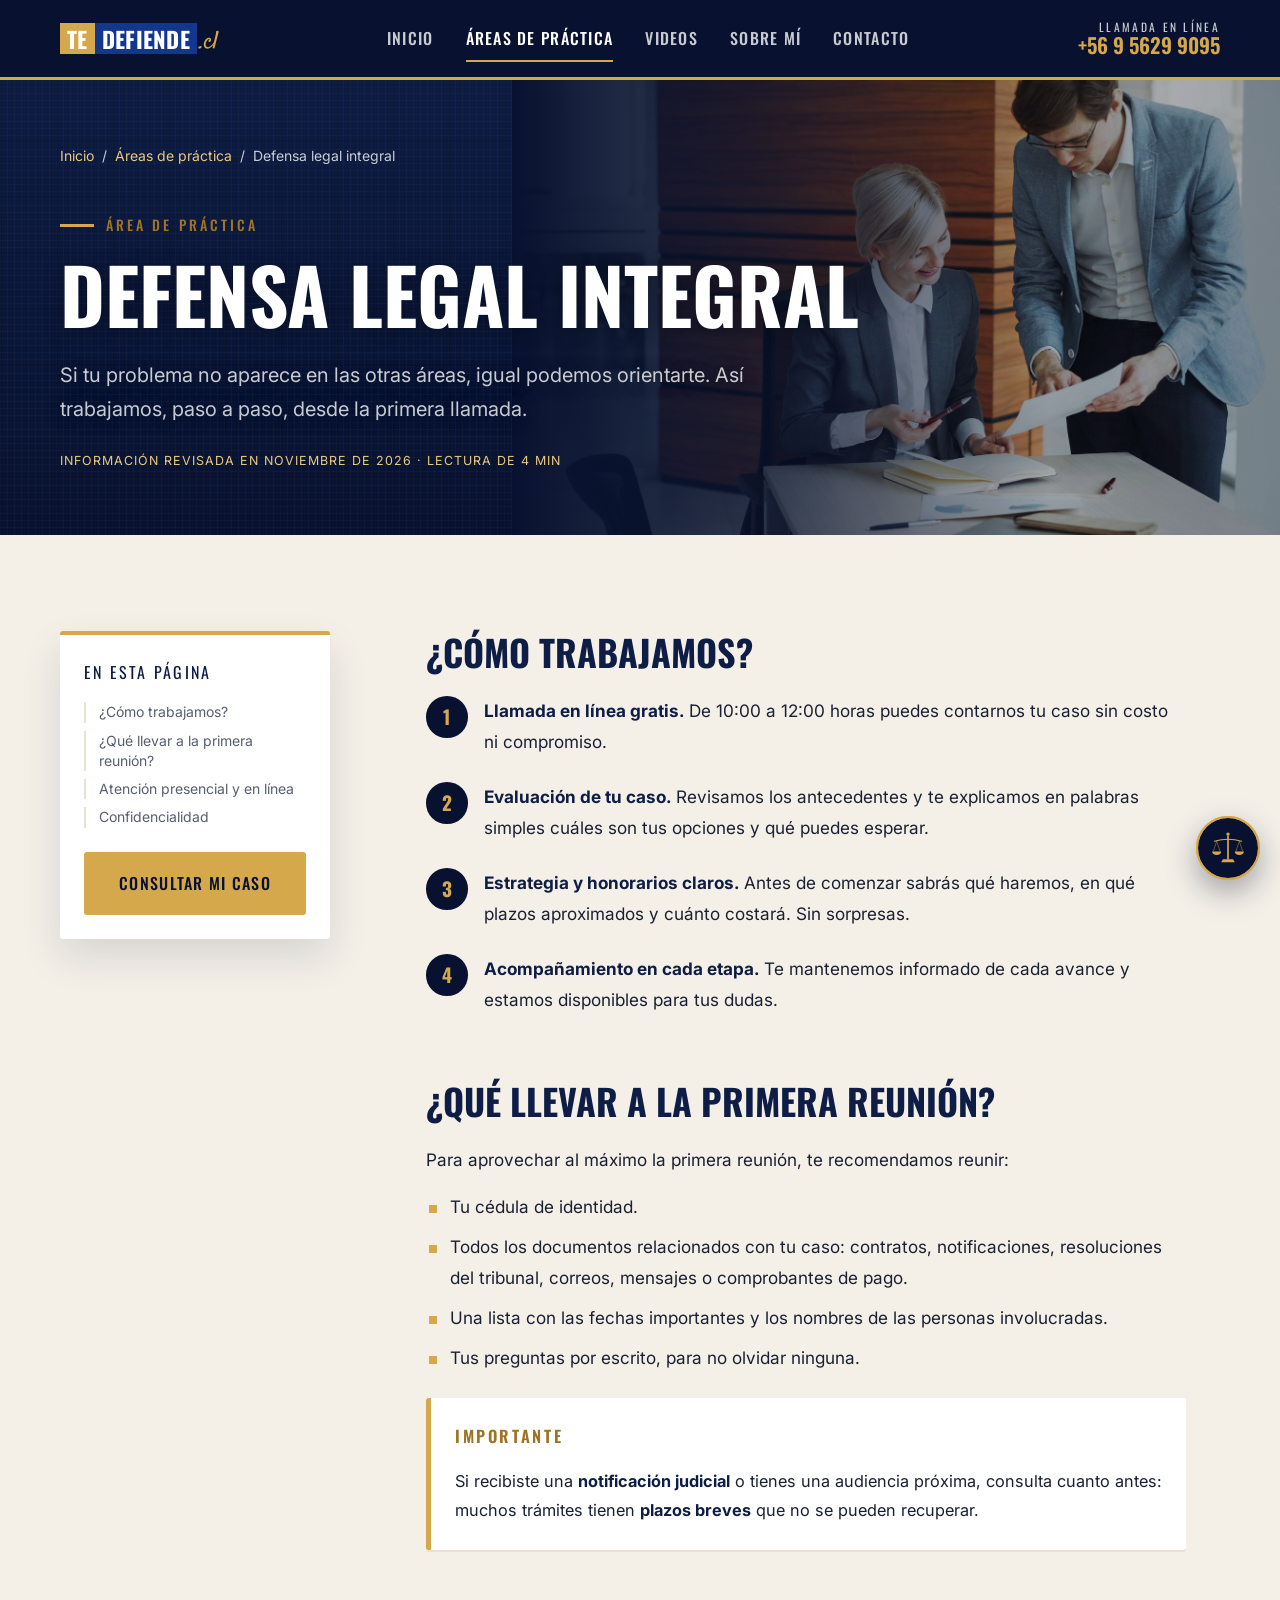
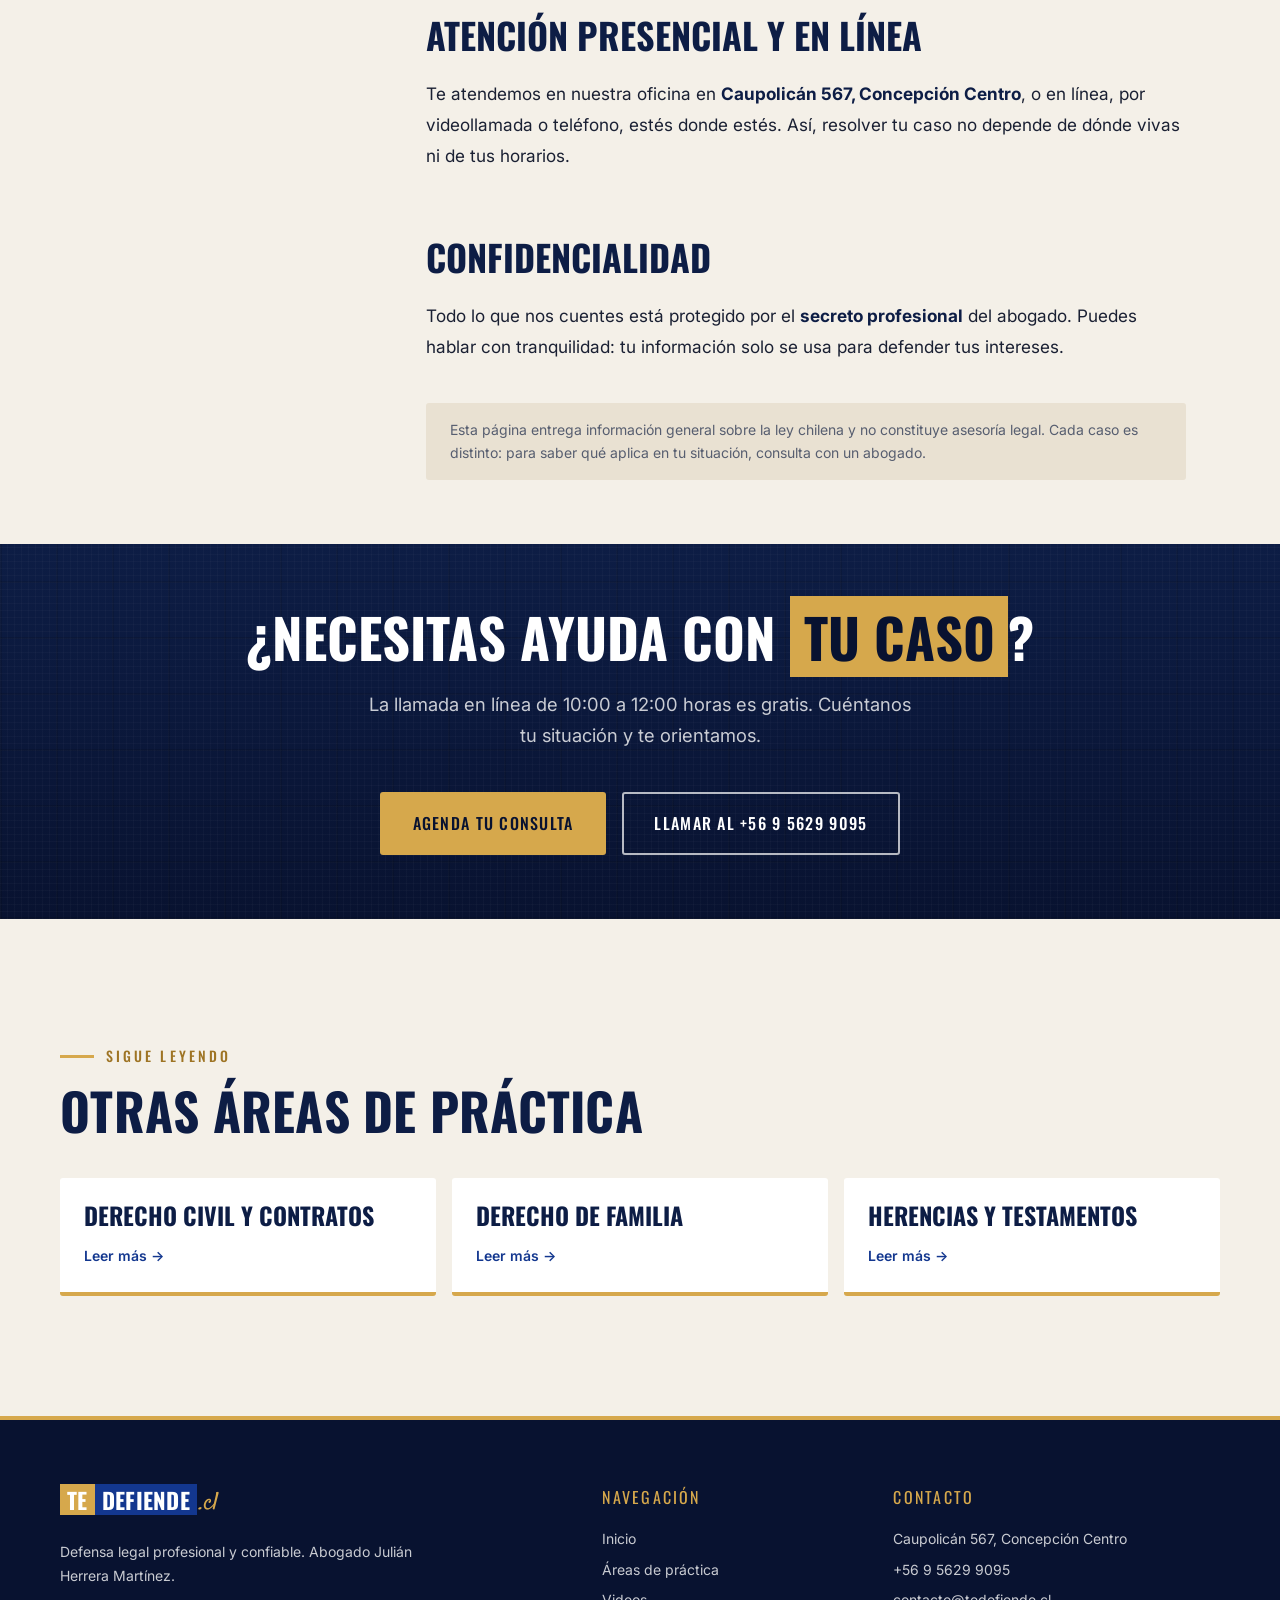
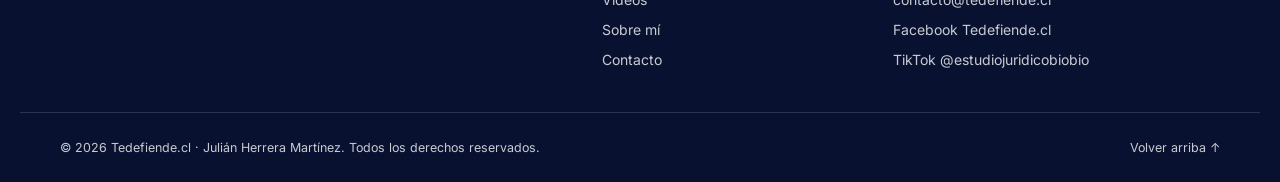
<file: areas/defensa-legal-integral.html>
<!DOCTYPE html>
<html lang="es">
<head>
  <meta charset="UTF-8">
  <meta name="viewport" content="width=device-width, initial-scale=1.0">
  <title>Defensa legal integral · Tedefiende.cl · Julián Herrera Martínez, Abogado</title>
  <meta name="description" content="Cómo trabaja el abogado Julián Herrera Martínez: primera llamada gratis, evaluación de tu caso, honorarios claros y acompañamiento en cada etapa.">
  <meta name="theme-color" content="#0d1d45">
  <link rel="icon" href="data:image/svg+xml,%3Csvg xmlns='http://www.w3.org/2000/svg' viewBox='0 0 100 100'%3E%3Crect width='100' height='100' fill='%2313378f'/%3E%3Crect width='100' height='38' fill='%23d6a84c'/%3E%3Ctext x='50' y='84' font-size='44' font-weight='700' text-anchor='middle' fill='%23fff' font-family='Arial'%3ETD%3C/text%3E%3C/svg%3E">
  <script>document.documentElement.classList.add("js");</script>
  <link rel="preconnect" href="https://fonts.googleapis.com">
  <link rel="preconnect" href="https://fonts.gstatic.com" crossorigin>
  <link href="https://fonts.googleapis.com/css2?family=Inter:ital,wght@0,400;0,500;0,600;1,400&family=PT+Serif:wght@700&family=Oswald:wght@400;500;600;700&family=Satisfy&display=swap" rel="stylesheet">
  <link rel="stylesheet" href="../css/estilos.css">
</head>
<body id="arriba">
  <!-- Página de área de práctica. Los textos se editan directamente aquí.
       El encabezado, el pie y el asistente son los mismos de index.html. -->

  <svg width="0" height="0" style="position:absolute" aria-hidden="true">
    <!-- Emblema: balanza de la justicia (relleno) -->
    <symbol id="emblema" viewBox="0 0 120 120">
      <circle cx="60" cy="11" r="6" fill="currentColor"/>
      <rect x="57" y="16" width="6" height="84" fill="currentColor"/>
      <path d="M12 36 Q60 22 108 36" fill="none" stroke="currentColor" stroke-width="4" stroke-linecap="round"/>
      <path d="M20 36 L8 72 M20 36 L32 72 M100 36 L88 72 M100 36 L112 72" fill="none" stroke="currentColor" stroke-width="1.6"/>
      <path d="M4 72 H36 A16 13 0 0 1 4 72 Z M84 72 H116 A16 13 0 0 1 84 72 Z" fill="currentColor"/>
      <path d="M36 110 H84 L78 100 H42 Z" fill="currentColor"/>
    </symbol>
    <!-- Íconos de línea -->
    <symbol id="i-telefono" viewBox="0 0 24 24"><path d="M22 16.92v3a2 2 0 0 1-2.18 2 19.79 19.79 0 0 1-8.63-3.07 19.5 19.5 0 0 1-6-6 19.79 19.79 0 0 1-3.07-8.67A2 2 0 0 1 4.11 2h3a2 2 0 0 1 2 1.72 12.84 12.84 0 0 0 .7 2.81 2 2 0 0 1-.45 2.11L8.09 9.91a16 16 0 0 0 6 6l1.27-1.27a2 2 0 0 1 2.11-.45 12.84 12.84 0 0 0 2.81.7A2 2 0 0 1 22 16.92z"/></symbol>
    <symbol id="i-chat" viewBox="0 0 24 24"><path d="M21 11.5a8.38 8.38 0 0 1-.9 3.8 8.5 8.5 0 0 1-7.6 4.7 8.38 8.38 0 0 1-3.8-.9L3 21l1.9-5.7a8.38 8.38 0 0 1-.9-3.8 8.5 8.5 0 0 1 4.7-7.6 8.38 8.38 0 0 1 3.8-.9h.5a8.48 8.48 0 0 1 8 8v.5z"/></symbol>
    <symbol id="i-ubicacion" viewBox="0 0 24 24"><path d="M21 10c0 7-9 13-9 13s-9-6-9-13a9 9 0 0 1 18 0z"/><circle cx="12" cy="10" r="3"/></symbol>
    <symbol id="i-facebook" viewBox="0 0 24 24"><path d="M18 2h-3a5 5 0 0 0-5 5v3H7v4h3v8h4v-8h3l1-4h-4V7a1 1 0 0 1 1-1h3z"/></symbol>
    <symbol id="i-correo" viewBox="0 0 24 24"><rect x="2" y="4" width="20" height="16" rx="2"/><path d="M22 6l-10 7L2 6"/></symbol>
    <symbol id="i-reloj" viewBox="0 0 24 24"><circle cx="12" cy="12" r="10"/><path d="M12 6v6l4 2"/></symbol>
    <symbol id="i-web" viewBox="0 0 24 24"><circle cx="12" cy="12" r="10"/><path d="M2 12h20M12 2a15.3 15.3 0 0 1 4 10 15.3 15.3 0 0 1-4 10 15.3 15.3 0 0 1-4-10 15.3 15.3 0 0 1 4-10z"/></symbol>
    <symbol id="i-musica" viewBox="0 0 24 24"><path d="M9 18V5l12-2v13"/><circle cx="6" cy="18" r="3"/><circle cx="18" cy="16" r="3"/></symbol>
    <symbol id="i-civil" viewBox="0 0 24 24"><path d="M3 21h18M5 21V10M9.5 21V10M14.5 21V10M19 21V10M2 10l10-6 10 6z"/></symbol>
    <symbol id="i-familia" viewBox="0 0 24 24"><path d="M17 21v-2a4 4 0 0 0-4-4H5a4 4 0 0 0-4 4v2"/><circle cx="9" cy="7" r="4"/><path d="M23 21v-2a4 4 0 0 0-3-3.87M16 3.13a4 4 0 0 1 0 7.75"/></symbol>
    <symbol id="i-documento" viewBox="0 0 24 24"><path d="M14 2H6a2 2 0 0 0-2 2v16a2 2 0 0 0 2 2h12a2 2 0 0 0 2-2V8z"/><path d="M14 2v6h6M16 13H8M16 17H8"/></symbol>
    <symbol id="i-escudo" viewBox="0 0 24 24"><path d="M12 22s8-4 8-10V5l-8-3-8 3v7c0 6 8 10 8 10z"/><path d="M9 12l2 2 4-4"/></symbol>
    <symbol id="i-flecha" viewBox="0 0 24 24"><path d="M5 12h14M13 6l6 6-6 6"/></symbol>
  </svg>


  <header class="encabezado" id="encabezado">
    <div class="contenedor encabezado__contenido">

      <!-- Logo de la marca, hecho con texto (se ve nítido en cualquier pantalla) -->
      <a href="../index.html#inicio" class="logo" aria-label="Tedefiende.cl - Ir al inicio">
        <span class="logo__te">TE</span><span class="logo__defiende">DEFIENDE</span><span class="logo__cl">.cl</span>
      </a>

      <nav class="menu" id="menu" aria-label="Menú principal">
        <ul class="menu__lista">
          <li><a href="../index.html#inicio" class="menu__enlace">Inicio</a></li>
          <li><a href="../index.html#areas" class="menu__enlace activo">Áreas de práctica</a></li>
          <li><a href="../index.html#videos" class="menu__enlace">Videos</a></li>
          <li><a href="../index.html#sobre-mi" class="menu__enlace">Sobre mí</a></li>
          <li><a href="../index.html#contacto" class="menu__enlace">Contacto</a></li>
        </ul>
        <!-- Solo se ve dentro del menú del teléfono -->
        <a href="../index.html#contacto" class="boton boton--oro menu__cta">Agenda una consulta</a>
      </nav>

      <!-- Teléfono destacado (escritorio) -->
      <a href="tel:+56956299095" class="encabezado__telefono">
        <span class="encabezado__telefono-texto">Llamada en línea</span>
        <span class="encabezado__telefono-numero">+56 9 5629 9095</span>
      </a>

      <!-- Botón del menú (teléfono y tablet) -->
      <button class="menu-boton" id="menuBoton" aria-label="Abrir menú" aria-expanded="false" aria-controls="menu">
        <span></span><span></span><span></span>
      </button>
    </div>
  </header>

  <main>
    <!-- Portada del artículo -->
    <section class="articulo-portada seccion--azul">
      <!-- Foto de portada: guárdela en img/areas/defensa.jpg (si no existe, la portada queda solo en azul) -->
      <div class="articulo-portada__foto" style="background-image: url('../img/areas/defensa.jpg')" aria-hidden="true"></div>
      <div class="contenedor articulo-portada__contenido">
        <nav class="migas" aria-label="Estás en">
          <a href="../index.html">Inicio</a> <span aria-hidden="true">/</span>
          <a href="../index.html#areas">Áreas de práctica</a> <span aria-hidden="true">/</span>
          <span aria-current="page">Defensa legal integral</span>
        </nav>
        <p class="antetitulo antetitulo--claro">Área de práctica</p>
        <h1 class="articulo-portada__titulo">Defensa legal integral</h1>
        <p class="articulo-portada__bajada">Si tu problema no aparece en las otras áreas, igual podemos orientarte. Así trabajamos, paso a paso, desde la primera llamada.</p>
        <p class="articulo-portada__meta">Información revisada en noviembre de 2026 · Lectura de 4 min</p>
      </div>
    </section>

    <!-- Índice lateral + artículo -->
    <div class="contenedor articulo-rejilla">
      <aside class="articulo-indice">
        <div class="articulo-indice__fijo">
          <p class="articulo-indice__titulo">En esta página</p>
          <ul>
            <li><a href="#como-trabajamos">¿Cómo trabajamos?</a></li>
            <li><a href="#que-llevar">¿Qué llevar a la primera reunión?</a></li>
            <li><a href="#presencial-online">Atención presencial y en línea</a></li>
            <li><a href="#confidencialidad">Confidencialidad</a></li>
          </ul>
          <a href="https://wa.me/56956299095" class="boton boton--oro boton--ancho" target="_blank" rel="noopener">Consultar mi caso</a>
        </div>
      </aside>

      <article class="articulo">
          <div class="articulo__seccion" id="como-trabajamos" data-revelar>
            <h2>¿Cómo trabajamos?</h2>
<ol class="pasos">
  <li><strong>Llamada en línea gratis.</strong> De 10:00 a 12:00 horas puedes contarnos tu caso sin costo ni compromiso.</li>
  <li><strong>Evaluación de tu caso.</strong> Revisamos los antecedentes y te explicamos en palabras simples cuáles son tus opciones y qué puedes esperar.</li>
  <li><strong>Estrategia y honorarios claros.</strong> Antes de comenzar sabrás qué haremos, en qué plazos aproximados y cuánto costará. Sin sorpresas.</li>
  <li><strong>Acompañamiento en cada etapa.</strong> Te mantenemos informado de cada avance y estamos disponibles para tus dudas.</li>
</ol>
          </div>

          <div class="articulo__seccion" id="que-llevar" data-revelar>
            <h2>¿Qué llevar a la primera reunión?</h2>
<p>Para aprovechar al máximo la primera reunión, te recomendamos reunir:</p>
<ul>
  <li>Tu cédula de identidad.</li>
  <li>Todos los documentos relacionados con tu caso: contratos, notificaciones, resoluciones del tribunal, correos, mensajes o comprobantes de pago.</li>
  <li>Una lista con las fechas importantes y los nombres de las personas involucradas.</li>
  <li>Tus preguntas por escrito, para no olvidar ninguna.</li>
</ul>
<div class="dato-clave"><p class="dato-clave__titulo">Importante</p>
<p>Si recibiste una <strong>notificación judicial</strong> o tienes una audiencia próxima, consulta cuanto antes: muchos trámites tienen <strong>plazos breves</strong> que no se pueden recuperar.</p></div>
          </div>

          <div class="articulo__seccion" id="presencial-online" data-revelar>
            <h2>Atención presencial y en línea</h2>
<p>Te atendemos en nuestra oficina en <strong>Caupolicán 567, Concepción Centro</strong>, o en línea, por videollamada o teléfono, estés donde estés. Así, resolver tu caso no depende de dónde vivas ni de tus horarios.</p>
          </div>

          <div class="articulo__seccion" id="confidencialidad" data-revelar>
            <h2>Confidencialidad</h2>
<p>Todo lo que nos cuentes está protegido por el <strong>secreto profesional</strong> del abogado. Puedes hablar con tranquilidad: tu información solo se usa para defender tus intereses.</p>
          </div>


          <p class="articulo__aviso">
            Esta página entrega información general sobre la ley chilena y no constituye asesoría legal.
            Cada caso es distinto: para saber qué aplica en tu situación, consulta con un abogado.
          </p>
      </article>
    </div>

    <!-- Llamado a la acción -->
    <section class="articulo-cta seccion--azul">
      <div class="contenedor articulo-cta__contenido" data-revelar>
        <h2 class="articulo-cta__titulo">¿Necesitas ayuda con <span>tu caso</span>?</h2>
        <p>La llamada en línea de 10:00 a 12:00 horas es gratis. Cuéntanos tu situación y te orientamos.</p>
        <div class="articulo-cta__botones">
          <a href="../index.html#contacto" class="boton boton--oro">Agenda tu consulta</a>
          <a href="tel:+56956299095" class="boton boton--contorno-claro">Llamar al +56 9 5629 9095</a>
        </div>
      </div>
    </section>

    <!-- Otras áreas -->
    <section class="seccion seccion--piedra">
      <div class="contenedor">
        <p class="antetitulo">Sigue leyendo</p>
        <h2 class="titulo relacionadas__titulo">Otras áreas de práctica</h2>
        <div class="relacionadas">
          <a href="derecho-civil-y-contratos.html" class="relacionada"><span class="relacionada__titulo">Derecho civil y contratos</span><span class="relacionada__mas">Leer más →</span></a>
          <a href="derecho-de-familia.html" class="relacionada"><span class="relacionada__titulo">Derecho de familia</span><span class="relacionada__mas">Leer más →</span></a>
          <a href="herencias-y-testamentos.html" class="relacionada"><span class="relacionada__titulo">Herencias y testamentos</span><span class="relacionada__mas">Leer más →</span></a>
        </div>
      </div>
    </section>
  </main>

  <footer class="pie">
    <div class="contenedor pie__columnas">
      <div>
        <a href="../index.html#inicio" class="logo" aria-label="Tedefiende.cl - Ir al inicio">
          <span class="logo__te">TE</span><span class="logo__defiende">DEFIENDE</span><span class="logo__cl">.cl</span>
        </a>
        <p class="pie__descripcion">Defensa legal profesional y confiable. Abogado Julián Herrera Martínez.</p>
      </div>
      <div>
        <p class="pie__titulo">Navegación</p>
        <ul class="pie__lista">
          <li><a href="../index.html#inicio">Inicio</a></li>
          <li><a href="../index.html#areas">Áreas de práctica</a></li>
          <li><a href="../index.html#videos">Videos</a></li>
          <li><a href="../index.html#sobre-mi">Sobre mí</a></li>
          <li><a href="../index.html#contacto">Contacto</a></li>
        </ul>
      </div>
      <div>
        <p class="pie__titulo">Contacto</p>
        <ul class="pie__lista">
          <li>Caupolicán 567, Concepción Centro</li>
          <li><a href="tel:+56956299095">+56 9 5629 9095</a></li>
          <li><a href="mailto:contacto@tedefiende.cl">contacto@tedefiende.cl</a></li>
          <li><a href="https://www.facebook.com/profile.php?id=61574104022977" target="_blank" rel="noopener">Facebook Tedefiende.cl</a></li>
          <li><a href="https://www.tiktok.com/@estudiojuridicobiobio" target="_blank" rel="noopener">TikTok @estudiojuridicobiobio</a></li>
        </ul>
      </div>
    </div>
    <div class="contenedor pie__legal">
      <!-- El año se completa solo con js/main.js -->
      <p>&copy; <span id="anio"></span> Tedefiende.cl · Julián Herrera Martínez. Todos los derechos reservados.</p>
      <a href="#arriba">Volver arriba ↑</a>
    </div>
  </footer>

  <div class="asistente" id="asistente">
    <!-- Globo de saludo que aparece a los pocos segundos -->
    <button class="asistente__burbuja" id="asistenteBurbuja" type="button">
      Hola 👋 ¿Te ayudo con tu caso?
    </button>

    <!-- Ventana del chat -->
    <section class="asistente__panel" id="asistentePanel" role="dialog" aria-label="Asistente virtual de Tedefiende.cl" aria-hidden="true">
      <header class="asistente__cabecera">
        <span class="asistente__avatar" aria-hidden="true"><svg><use href="#emblema"/></svg></span>
        <div class="asistente__identidad">
          <p class="asistente__nombre">Asistente Tedefiende</p>
          <p class="asistente__estado">Responde al instante</p>
        </div>
        <button class="asistente__accion" id="asistenteReiniciar" type="button" aria-label="Empezar de nuevo" title="Empezar de nuevo">↻</button>
        <button class="asistente__accion" id="asistenteCerrar" type="button" aria-label="Cerrar asistente" title="Cerrar">✕</button>
      </header>

      <div class="asistente__mensajes" id="asistenteMensajes" aria-live="polite"></div>
      <div class="asistente__opciones" id="asistenteOpciones"></div>

      <form class="asistente__entrada" id="asistenteFormulario" autocomplete="off">
        <label class="solo-lectores" for="asistenteTexto">Escribe tu mensaje</label>
        <input type="text" id="asistenteTexto" placeholder="Escribe tu mensaje…" maxlength="300">
        <button type="submit" aria-label="Enviar mensaje">
          <svg class="icono" aria-hidden="true"><use href="#i-flecha"/></svg>
        </button>
      </form>

      <p class="asistente__aviso">
        Asistente automático: entrega información general y no reemplaza la asesoría de un abogado.
        No guardamos tus datos.
      </p>
    </section>

    <!-- Botón flotante que abre y cierra el chat -->
    <button class="asistente__lanzador" id="asistenteLanzador" type="button" aria-label="Abrir asistente virtual" aria-expanded="false" aria-controls="asistentePanel">
      <svg class="asistente__lanzador-emblema" aria-hidden="true"><use href="#emblema"/></svg>
      <span class="asistente__lanzador-cerrar" aria-hidden="true">✕</span>
    </button>
  </div>

  <script src="../js/main.js"></script>
  <script src="../js/asistente.js"></script>
</body>
</html>
</file>
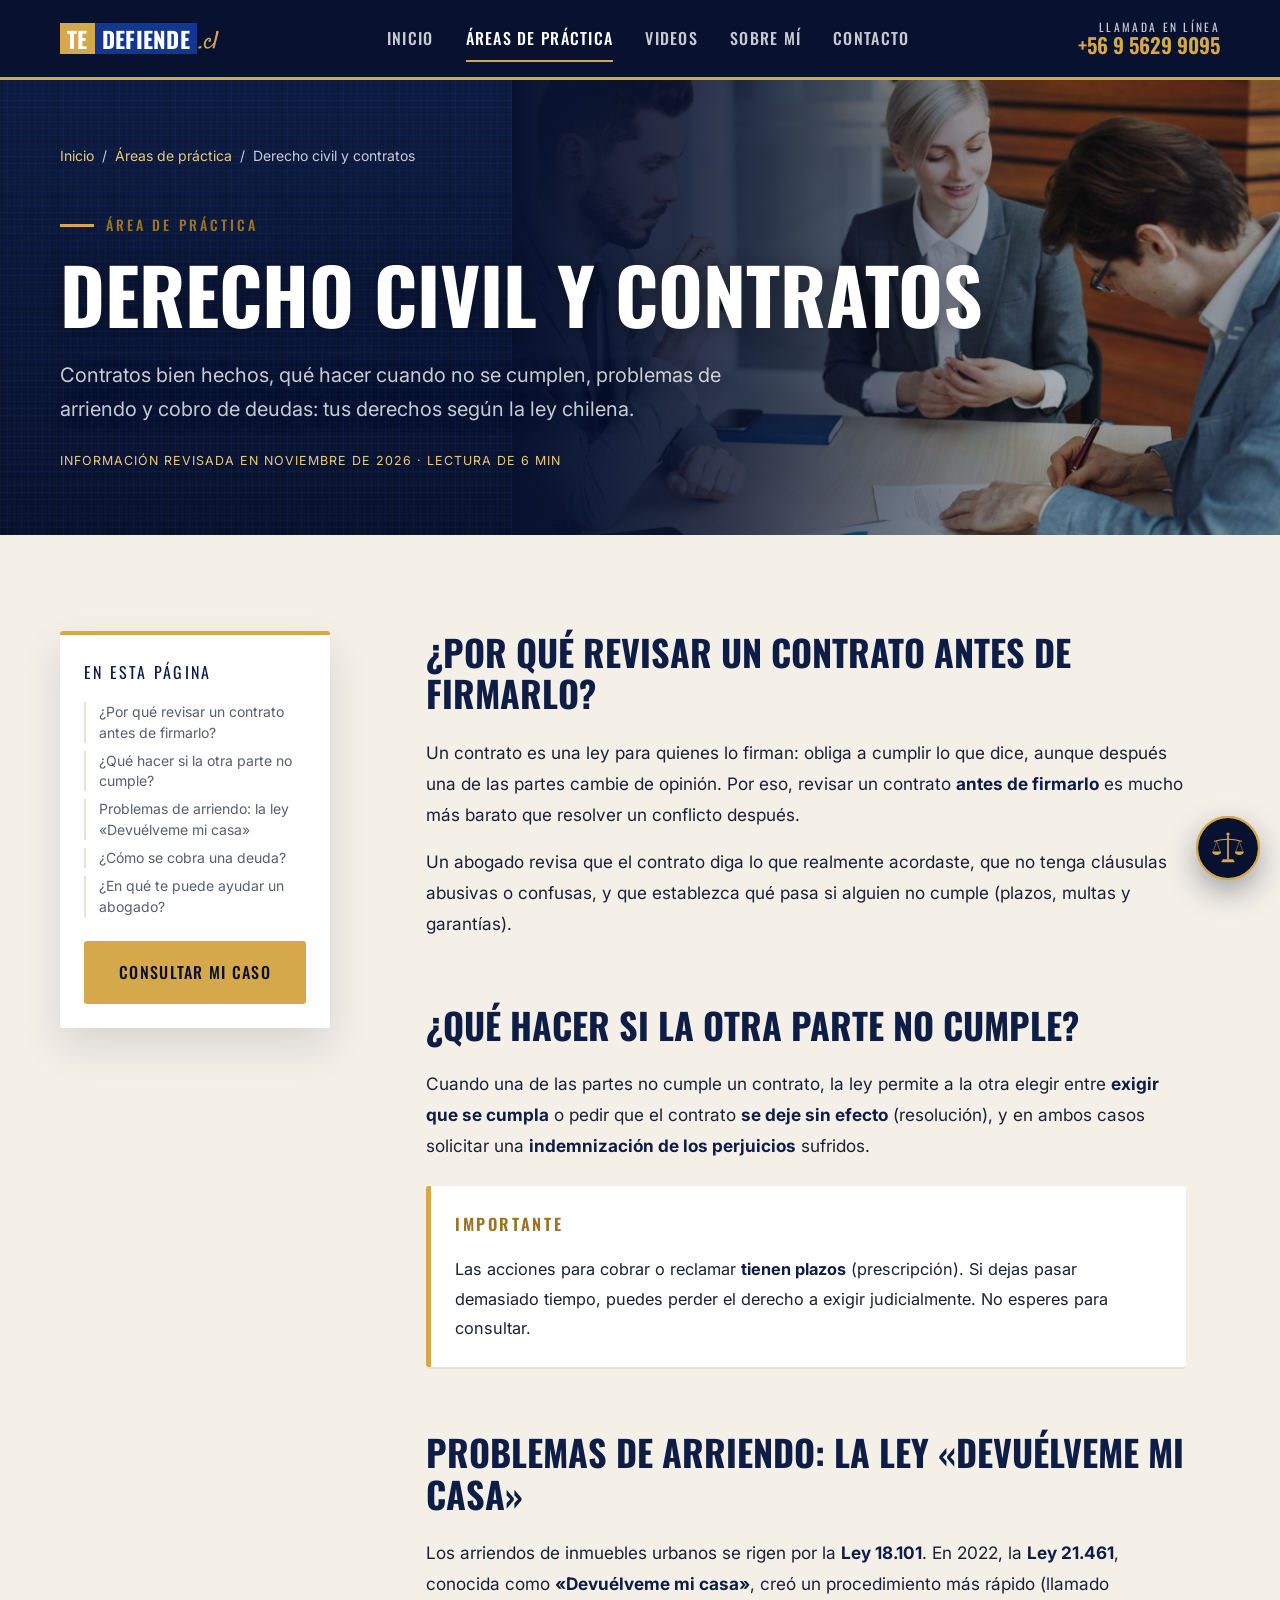
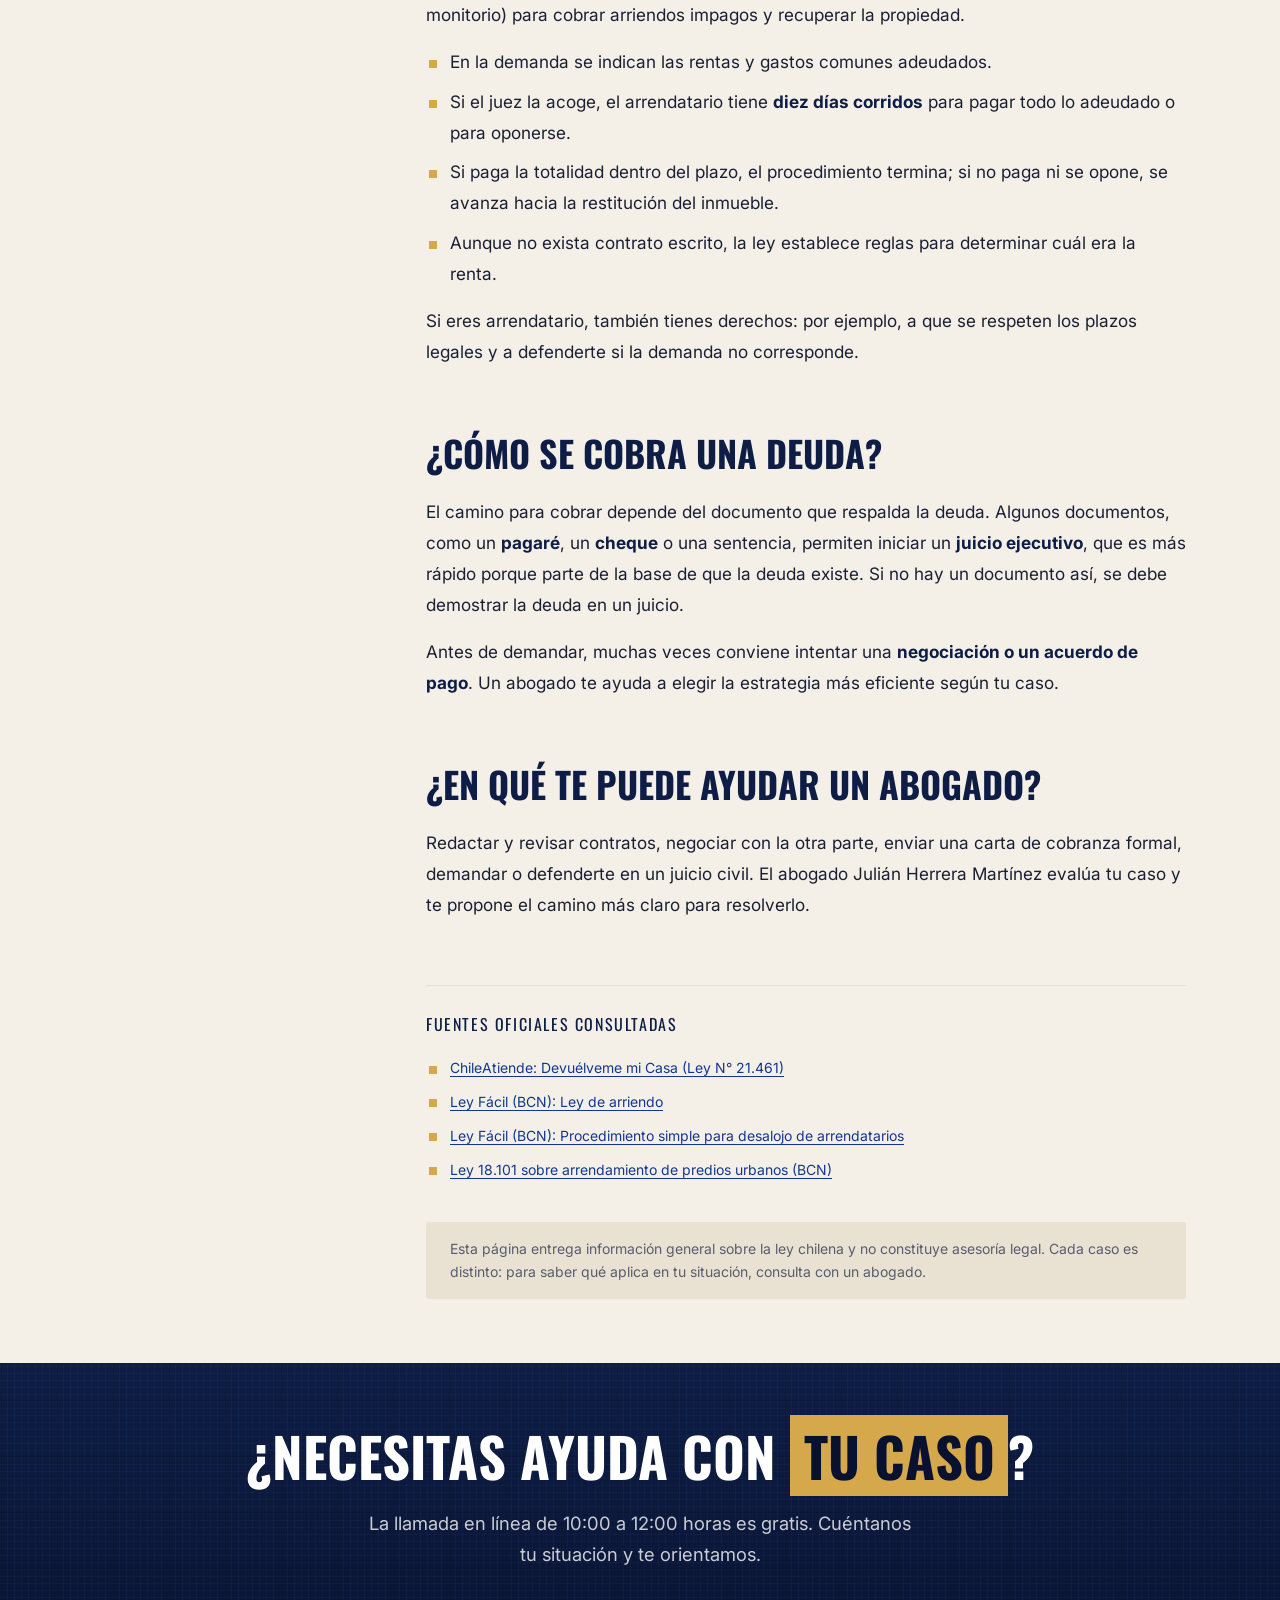
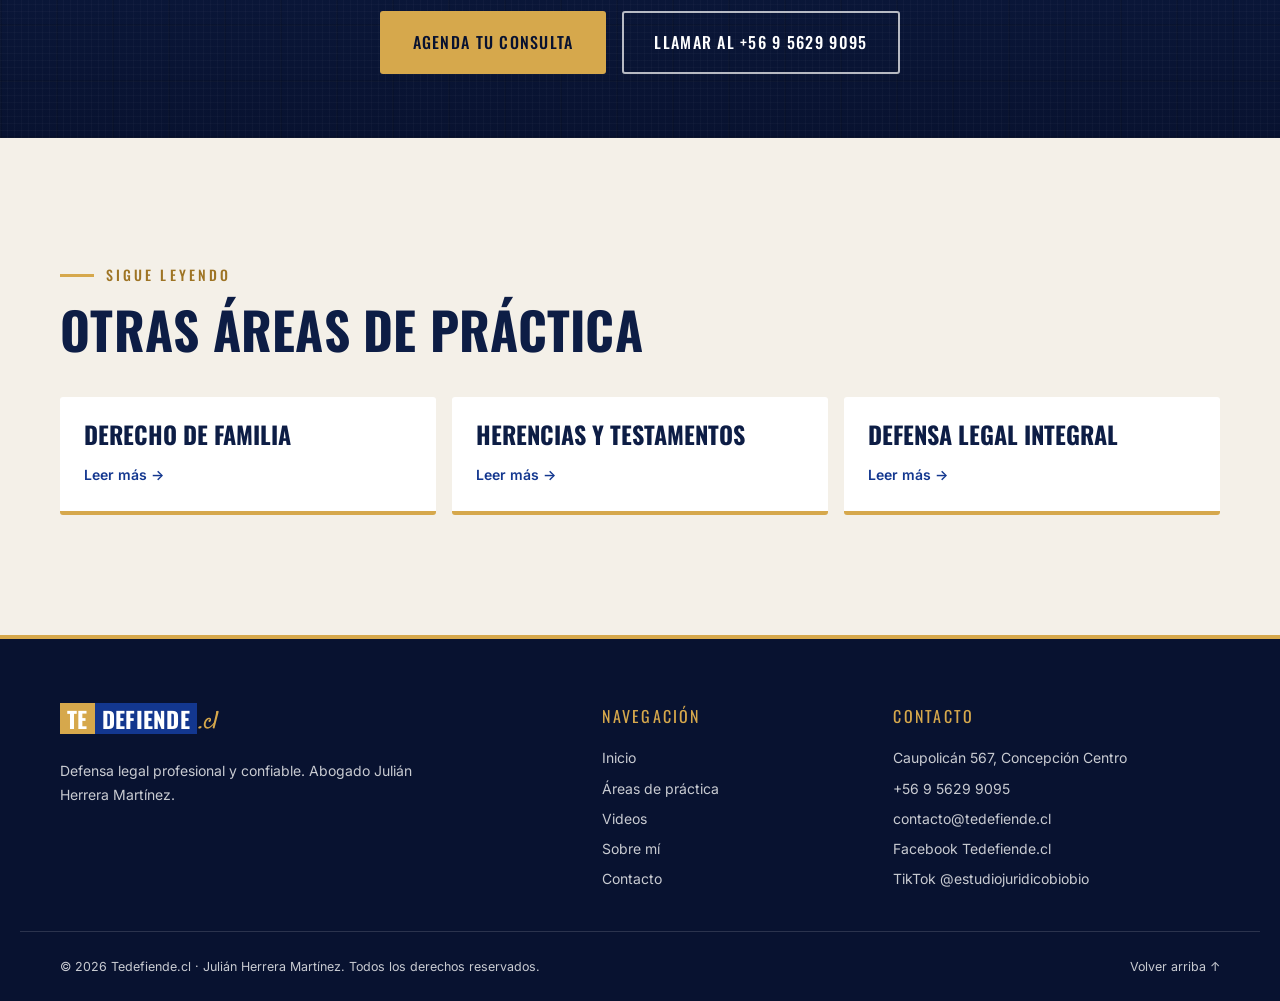
<file: areas/derecho-civil-y-contratos.html>
<!DOCTYPE html>
<html lang="es">
<head>
  <meta charset="UTF-8">
  <meta name="viewport" content="width=device-width, initial-scale=1.0">
  <title>Derecho civil y contratos · Tedefiende.cl · Julián Herrera Martínez, Abogado</title>
  <meta name="description" content="Contratos, incumplimientos, arriendos y cobro de deudas en Chile, explicado en simple. Abogado Julián Herrera Martínez, Concepción.">
  <meta name="theme-color" content="#0d1d45">
  <link rel="icon" href="data:image/svg+xml,%3Csvg xmlns='http://www.w3.org/2000/svg' viewBox='0 0 100 100'%3E%3Crect width='100' height='100' fill='%2313378f'/%3E%3Crect width='100' height='38' fill='%23d6a84c'/%3E%3Ctext x='50' y='84' font-size='44' font-weight='700' text-anchor='middle' fill='%23fff' font-family='Arial'%3ETD%3C/text%3E%3C/svg%3E">
  <script>document.documentElement.classList.add("js");</script>
  <link rel="preconnect" href="https://fonts.googleapis.com">
  <link rel="preconnect" href="https://fonts.gstatic.com" crossorigin>
  <link href="https://fonts.googleapis.com/css2?family=Inter:ital,wght@0,400;0,500;0,600;1,400&family=PT+Serif:wght@700&family=Oswald:wght@400;500;600;700&family=Satisfy&display=swap" rel="stylesheet">
  <link rel="stylesheet" href="../css/estilos.css">
</head>
<body id="arriba">
  <!-- Página de área de práctica. Los textos se editan directamente aquí.
       El encabezado, el pie y el asistente son los mismos de index.html. -->

  <svg width="0" height="0" style="position:absolute" aria-hidden="true">
    <!-- Emblema: balanza de la justicia (relleno) -->
    <symbol id="emblema" viewBox="0 0 120 120">
      <circle cx="60" cy="11" r="6" fill="currentColor"/>
      <rect x="57" y="16" width="6" height="84" fill="currentColor"/>
      <path d="M12 36 Q60 22 108 36" fill="none" stroke="currentColor" stroke-width="4" stroke-linecap="round"/>
      <path d="M20 36 L8 72 M20 36 L32 72 M100 36 L88 72 M100 36 L112 72" fill="none" stroke="currentColor" stroke-width="1.6"/>
      <path d="M4 72 H36 A16 13 0 0 1 4 72 Z M84 72 H116 A16 13 0 0 1 84 72 Z" fill="currentColor"/>
      <path d="M36 110 H84 L78 100 H42 Z" fill="currentColor"/>
    </symbol>
    <!-- Íconos de línea -->
    <symbol id="i-telefono" viewBox="0 0 24 24"><path d="M22 16.92v3a2 2 0 0 1-2.18 2 19.79 19.79 0 0 1-8.63-3.07 19.5 19.5 0 0 1-6-6 19.79 19.79 0 0 1-3.07-8.67A2 2 0 0 1 4.11 2h3a2 2 0 0 1 2 1.72 12.84 12.84 0 0 0 .7 2.81 2 2 0 0 1-.45 2.11L8.09 9.91a16 16 0 0 0 6 6l1.27-1.27a2 2 0 0 1 2.11-.45 12.84 12.84 0 0 0 2.81.7A2 2 0 0 1 22 16.92z"/></symbol>
    <symbol id="i-chat" viewBox="0 0 24 24"><path d="M21 11.5a8.38 8.38 0 0 1-.9 3.8 8.5 8.5 0 0 1-7.6 4.7 8.38 8.38 0 0 1-3.8-.9L3 21l1.9-5.7a8.38 8.38 0 0 1-.9-3.8 8.5 8.5 0 0 1 4.7-7.6 8.38 8.38 0 0 1 3.8-.9h.5a8.48 8.48 0 0 1 8 8v.5z"/></symbol>
    <symbol id="i-ubicacion" viewBox="0 0 24 24"><path d="M21 10c0 7-9 13-9 13s-9-6-9-13a9 9 0 0 1 18 0z"/><circle cx="12" cy="10" r="3"/></symbol>
    <symbol id="i-facebook" viewBox="0 0 24 24"><path d="M18 2h-3a5 5 0 0 0-5 5v3H7v4h3v8h4v-8h3l1-4h-4V7a1 1 0 0 1 1-1h3z"/></symbol>
    <symbol id="i-correo" viewBox="0 0 24 24"><rect x="2" y="4" width="20" height="16" rx="2"/><path d="M22 6l-10 7L2 6"/></symbol>
    <symbol id="i-reloj" viewBox="0 0 24 24"><circle cx="12" cy="12" r="10"/><path d="M12 6v6l4 2"/></symbol>
    <symbol id="i-web" viewBox="0 0 24 24"><circle cx="12" cy="12" r="10"/><path d="M2 12h20M12 2a15.3 15.3 0 0 1 4 10 15.3 15.3 0 0 1-4 10 15.3 15.3 0 0 1-4-10 15.3 15.3 0 0 1 4-10z"/></symbol>
    <symbol id="i-musica" viewBox="0 0 24 24"><path d="M9 18V5l12-2v13"/><circle cx="6" cy="18" r="3"/><circle cx="18" cy="16" r="3"/></symbol>
    <symbol id="i-civil" viewBox="0 0 24 24"><path d="M3 21h18M5 21V10M9.5 21V10M14.5 21V10M19 21V10M2 10l10-6 10 6z"/></symbol>
    <symbol id="i-familia" viewBox="0 0 24 24"><path d="M17 21v-2a4 4 0 0 0-4-4H5a4 4 0 0 0-4 4v2"/><circle cx="9" cy="7" r="4"/><path d="M23 21v-2a4 4 0 0 0-3-3.87M16 3.13a4 4 0 0 1 0 7.75"/></symbol>
    <symbol id="i-documento" viewBox="0 0 24 24"><path d="M14 2H6a2 2 0 0 0-2 2v16a2 2 0 0 0 2 2h12a2 2 0 0 0 2-2V8z"/><path d="M14 2v6h6M16 13H8M16 17H8"/></symbol>
    <symbol id="i-escudo" viewBox="0 0 24 24"><path d="M12 22s8-4 8-10V5l-8-3-8 3v7c0 6 8 10 8 10z"/><path d="M9 12l2 2 4-4"/></symbol>
    <symbol id="i-flecha" viewBox="0 0 24 24"><path d="M5 12h14M13 6l6 6-6 6"/></symbol>
  </svg>


  <header class="encabezado" id="encabezado">
    <div class="contenedor encabezado__contenido">

      <!-- Logo de la marca, hecho con texto (se ve nítido en cualquier pantalla) -->
      <a href="../index.html#inicio" class="logo" aria-label="Tedefiende.cl - Ir al inicio">
        <span class="logo__te">TE</span><span class="logo__defiende">DEFIENDE</span><span class="logo__cl">.cl</span>
      </a>

      <nav class="menu" id="menu" aria-label="Menú principal">
        <ul class="menu__lista">
          <li><a href="../index.html#inicio" class="menu__enlace">Inicio</a></li>
          <li><a href="../index.html#areas" class="menu__enlace activo">Áreas de práctica</a></li>
          <li><a href="../index.html#videos" class="menu__enlace">Videos</a></li>
          <li><a href="../index.html#sobre-mi" class="menu__enlace">Sobre mí</a></li>
          <li><a href="../index.html#contacto" class="menu__enlace">Contacto</a></li>
        </ul>
        <!-- Solo se ve dentro del menú del teléfono -->
        <a href="../index.html#contacto" class="boton boton--oro menu__cta">Agenda una consulta</a>
      </nav>

      <!-- Teléfono destacado (escritorio) -->
      <a href="tel:+56956299095" class="encabezado__telefono">
        <span class="encabezado__telefono-texto">Llamada en línea</span>
        <span class="encabezado__telefono-numero">+56 9 5629 9095</span>
      </a>

      <!-- Botón del menú (teléfono y tablet) -->
      <button class="menu-boton" id="menuBoton" aria-label="Abrir menú" aria-expanded="false" aria-controls="menu">
        <span></span><span></span><span></span>
      </button>
    </div>
  </header>

  <main>
    <!-- Portada del artículo -->
    <section class="articulo-portada seccion--azul">
      <!-- Foto de portada: guárdela en img/areas/civil.jpg (si no existe, la portada queda solo en azul) -->
      <div class="articulo-portada__foto" style="background-image: url('../img/areas/civil.jpg')" aria-hidden="true"></div>
      <div class="contenedor articulo-portada__contenido">
        <nav class="migas" aria-label="Estás en">
          <a href="../index.html">Inicio</a> <span aria-hidden="true">/</span>
          <a href="../index.html#areas">Áreas de práctica</a> <span aria-hidden="true">/</span>
          <span aria-current="page">Derecho civil y contratos</span>
        </nav>
        <p class="antetitulo antetitulo--claro">Área de práctica</p>
        <h1 class="articulo-portada__titulo">Derecho civil y contratos</h1>
        <p class="articulo-portada__bajada">Contratos bien hechos, qué hacer cuando no se cumplen, problemas de arriendo y cobro de deudas: tus derechos según la ley chilena.</p>
        <p class="articulo-portada__meta">Información revisada en noviembre de 2026 · Lectura de 6 min</p>
      </div>
    </section>

    <!-- Índice lateral + artículo -->
    <div class="contenedor articulo-rejilla">
      <aside class="articulo-indice">
        <div class="articulo-indice__fijo">
          <p class="articulo-indice__titulo">En esta página</p>
          <ul>
            <li><a href="#contratos">¿Por qué revisar un contrato antes de firmarlo?</a></li>
            <li><a href="#incumplimiento">¿Qué hacer si la otra parte no cumple?</a></li>
            <li><a href="#arriendos">Problemas de arriendo: la ley «Devuélveme mi casa»</a></li>
            <li><a href="#deudas">¿Cómo se cobra una deuda?</a></li>
            <li><a href="#por-que-un-abogado">¿En qué te puede ayudar un abogado?</a></li>
          </ul>
          <a href="https://wa.me/56956299095" class="boton boton--oro boton--ancho" target="_blank" rel="noopener">Consultar mi caso</a>
        </div>
      </aside>

      <article class="articulo">
          <div class="articulo__seccion" id="contratos" data-revelar>
            <h2>¿Por qué revisar un contrato antes de firmarlo?</h2>
<p>Un contrato es una ley para quienes lo firman: obliga a cumplir lo que dice, aunque después una de las partes cambie de opinión. Por eso, revisar un contrato <strong>antes de firmarlo</strong> es mucho más barato que resolver un conflicto después.</p>
<p>Un abogado revisa que el contrato diga lo que realmente acordaste, que no tenga cláusulas abusivas o confusas, y que establezca qué pasa si alguien no cumple (plazos, multas y garantías).</p>
          </div>

          <div class="articulo__seccion" id="incumplimiento" data-revelar>
            <h2>¿Qué hacer si la otra parte no cumple?</h2>
<p>Cuando una de las partes no cumple un contrato, la ley permite a la otra elegir entre <strong>exigir que se cumpla</strong> o pedir que el contrato <strong>se deje sin efecto</strong> (resolución), y en ambos casos solicitar una <strong>indemnización de los perjuicios</strong> sufridos.</p>
<div class="dato-clave"><p class="dato-clave__titulo">Importante</p>
<p>Las acciones para cobrar o reclamar <strong>tienen plazos</strong> (prescripción). Si dejas pasar demasiado tiempo, puedes perder el derecho a exigir judicialmente. No esperes para consultar.</p></div>
          </div>

          <div class="articulo__seccion" id="arriendos" data-revelar>
            <h2>Problemas de arriendo: la ley «Devuélveme mi casa»</h2>
<p>Los arriendos de inmuebles urbanos se rigen por la <strong>Ley 18.101</strong>. En 2022, la <strong>Ley 21.461</strong>, conocida como <strong>«Devuélveme mi casa»</strong>, creó un procedimiento más rápido (llamado monitorio) para cobrar arriendos impagos y recuperar la propiedad.</p>
<ul>
  <li>En la demanda se indican las rentas y gastos comunes adeudados.</li>
  <li>Si el juez la acoge, el arrendatario tiene <strong>diez días corridos</strong> para pagar todo lo adeudado o para oponerse.</li>
  <li>Si paga la totalidad dentro del plazo, el procedimiento termina; si no paga ni se opone, se avanza hacia la restitución del inmueble.</li>
  <li>Aunque no exista contrato escrito, la ley establece reglas para determinar cuál era la renta.</li>
</ul>
<p>Si eres arrendatario, también tienes derechos: por ejemplo, a que se respeten los plazos legales y a defenderte si la demanda no corresponde.</p>
          </div>

          <div class="articulo__seccion" id="deudas" data-revelar>
            <h2>¿Cómo se cobra una deuda?</h2>
<p>El camino para cobrar depende del documento que respalda la deuda. Algunos documentos, como un <strong>pagaré</strong>, un <strong>cheque</strong> o una sentencia, permiten iniciar un <strong>juicio ejecutivo</strong>, que es más rápido porque parte de la base de que la deuda existe. Si no hay un documento así, se debe demostrar la deuda en un juicio.</p>
<p>Antes de demandar, muchas veces conviene intentar una <strong>negociación o un acuerdo de pago</strong>. Un abogado te ayuda a elegir la estrategia más eficiente según tu caso.</p>
          </div>

          <div class="articulo__seccion" id="por-que-un-abogado" data-revelar>
            <h2>¿En qué te puede ayudar un abogado?</h2>
<p>Redactar y revisar contratos, negociar con la otra parte, enviar una carta de cobranza formal, demandar o defenderte en un juicio civil. El abogado Julián Herrera Martínez evalúa tu caso y te propone el camino más claro para resolverlo.</p>
          </div>

          <div class="articulo__fuentes">
            <p class="articulo__fuentes-titulo">Fuentes oficiales consultadas</p>
            <ul>
              <li><a href="https://www.chileatiende.gob.cl/fichas/107794-devuelveme-mi-casa-ley-n-21-461" target="_blank" rel="noopener">ChileAtiende: Devuélveme mi Casa (Ley N° 21.461)</a></li>
              <li><a href="https://www.bcn.cl/portal/leyfacil/recurso/ley-de-arriendo" target="_blank" rel="noopener">Ley Fácil (BCN): Ley de arriendo</a></li>
              <li><a href="https://www.bcn.cl/portal/leyfacil/recurso/procedimiento-simple-para-desalojo-de-arrendatarios" target="_blank" rel="noopener">Ley Fácil (BCN): Procedimiento simple para desalojo de arrendatarios</a></li>
              <li><a href="https://www.bcn.cl/leychile/navegar?idNorma=29526" target="_blank" rel="noopener">Ley 18.101 sobre arrendamiento de predios urbanos (BCN)</a></li>
            </ul>
          </div>

          <p class="articulo__aviso">
            Esta página entrega información general sobre la ley chilena y no constituye asesoría legal.
            Cada caso es distinto: para saber qué aplica en tu situación, consulta con un abogado.
          </p>
      </article>
    </div>

    <!-- Llamado a la acción -->
    <section class="articulo-cta seccion--azul">
      <div class="contenedor articulo-cta__contenido" data-revelar>
        <h2 class="articulo-cta__titulo">¿Necesitas ayuda con <span>tu caso</span>?</h2>
        <p>La llamada en línea de 10:00 a 12:00 horas es gratis. Cuéntanos tu situación y te orientamos.</p>
        <div class="articulo-cta__botones">
          <a href="../index.html#contacto" class="boton boton--oro">Agenda tu consulta</a>
          <a href="tel:+56956299095" class="boton boton--contorno-claro">Llamar al +56 9 5629 9095</a>
        </div>
      </div>
    </section>

    <!-- Otras áreas -->
    <section class="seccion seccion--piedra">
      <div class="contenedor">
        <p class="antetitulo">Sigue leyendo</p>
        <h2 class="titulo relacionadas__titulo">Otras áreas de práctica</h2>
        <div class="relacionadas">
          <a href="derecho-de-familia.html" class="relacionada"><span class="relacionada__titulo">Derecho de familia</span><span class="relacionada__mas">Leer más →</span></a>
          <a href="herencias-y-testamentos.html" class="relacionada"><span class="relacionada__titulo">Herencias y testamentos</span><span class="relacionada__mas">Leer más →</span></a>
          <a href="defensa-legal-integral.html" class="relacionada"><span class="relacionada__titulo">Defensa legal integral</span><span class="relacionada__mas">Leer más →</span></a>
        </div>
      </div>
    </section>
  </main>

  <footer class="pie">
    <div class="contenedor pie__columnas">
      <div>
        <a href="../index.html#inicio" class="logo" aria-label="Tedefiende.cl - Ir al inicio">
          <span class="logo__te">TE</span><span class="logo__defiende">DEFIENDE</span><span class="logo__cl">.cl</span>
        </a>
        <p class="pie__descripcion">Defensa legal profesional y confiable. Abogado Julián Herrera Martínez.</p>
      </div>
      <div>
        <p class="pie__titulo">Navegación</p>
        <ul class="pie__lista">
          <li><a href="../index.html#inicio">Inicio</a></li>
          <li><a href="../index.html#areas">Áreas de práctica</a></li>
          <li><a href="../index.html#videos">Videos</a></li>
          <li><a href="../index.html#sobre-mi">Sobre mí</a></li>
          <li><a href="../index.html#contacto">Contacto</a></li>
        </ul>
      </div>
      <div>
        <p class="pie__titulo">Contacto</p>
        <ul class="pie__lista">
          <li>Caupolicán 567, Concepción Centro</li>
          <li><a href="tel:+56956299095">+56 9 5629 9095</a></li>
          <li><a href="mailto:contacto@tedefiende.cl">contacto@tedefiende.cl</a></li>
          <li><a href="https://www.facebook.com/profile.php?id=61574104022977" target="_blank" rel="noopener">Facebook Tedefiende.cl</a></li>
          <li><a href="https://www.tiktok.com/@estudiojuridicobiobio" target="_blank" rel="noopener">TikTok @estudiojuridicobiobio</a></li>
        </ul>
      </div>
    </div>
    <div class="contenedor pie__legal">
      <!-- El año se completa solo con js/main.js -->
      <p>&copy; <span id="anio"></span> Tedefiende.cl · Julián Herrera Martínez. Todos los derechos reservados.</p>
      <a href="#arriba">Volver arriba ↑</a>
    </div>
  </footer>

  <div class="asistente" id="asistente">
    <!-- Globo de saludo que aparece a los pocos segundos -->
    <button class="asistente__burbuja" id="asistenteBurbuja" type="button">
      Hola 👋 ¿Te ayudo con tu caso?
    </button>

    <!-- Ventana del chat -->
    <section class="asistente__panel" id="asistentePanel" role="dialog" aria-label="Asistente virtual de Tedefiende.cl" aria-hidden="true">
      <header class="asistente__cabecera">
        <span class="asistente__avatar" aria-hidden="true"><svg><use href="#emblema"/></svg></span>
        <div class="asistente__identidad">
          <p class="asistente__nombre">Asistente Tedefiende</p>
          <p class="asistente__estado">Responde al instante</p>
        </div>
        <button class="asistente__accion" id="asistenteReiniciar" type="button" aria-label="Empezar de nuevo" title="Empezar de nuevo">↻</button>
        <button class="asistente__accion" id="asistenteCerrar" type="button" aria-label="Cerrar asistente" title="Cerrar">✕</button>
      </header>

      <div class="asistente__mensajes" id="asistenteMensajes" aria-live="polite"></div>
      <div class="asistente__opciones" id="asistenteOpciones"></div>

      <form class="asistente__entrada" id="asistenteFormulario" autocomplete="off">
        <label class="solo-lectores" for="asistenteTexto">Escribe tu mensaje</label>
        <input type="text" id="asistenteTexto" placeholder="Escribe tu mensaje…" maxlength="300">
        <button type="submit" aria-label="Enviar mensaje">
          <svg class="icono" aria-hidden="true"><use href="#i-flecha"/></svg>
        </button>
      </form>

      <p class="asistente__aviso">
        Asistente automático: entrega información general y no reemplaza la asesoría de un abogado.
        No guardamos tus datos.
      </p>
    </section>

    <!-- Botón flotante que abre y cierra el chat -->
    <button class="asistente__lanzador" id="asistenteLanzador" type="button" aria-label="Abrir asistente virtual" aria-expanded="false" aria-controls="asistentePanel">
      <svg class="asistente__lanzador-emblema" aria-hidden="true"><use href="#emblema"/></svg>
      <span class="asistente__lanzador-cerrar" aria-hidden="true">✕</span>
    </button>
  </div>

  <script src="../js/main.js"></script>
  <script src="../js/asistente.js"></script>
</body>
</html>
</file>
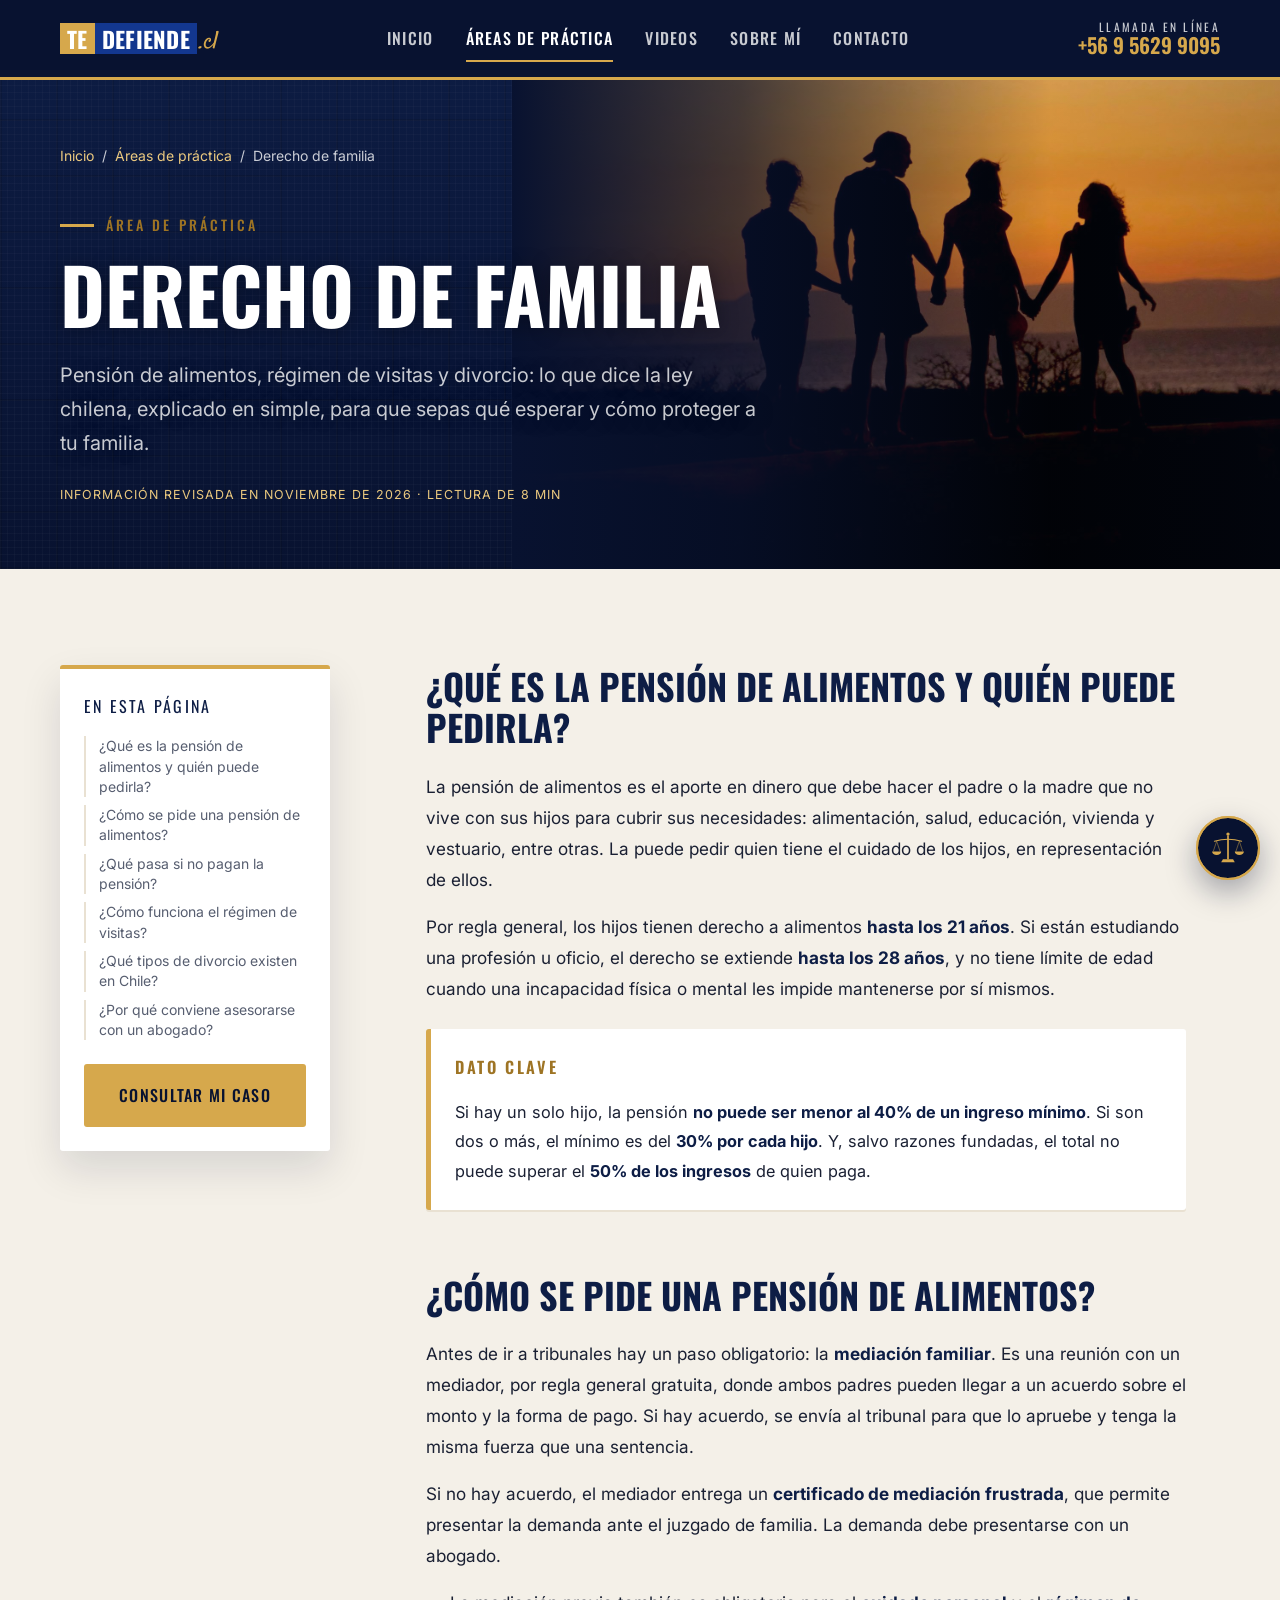
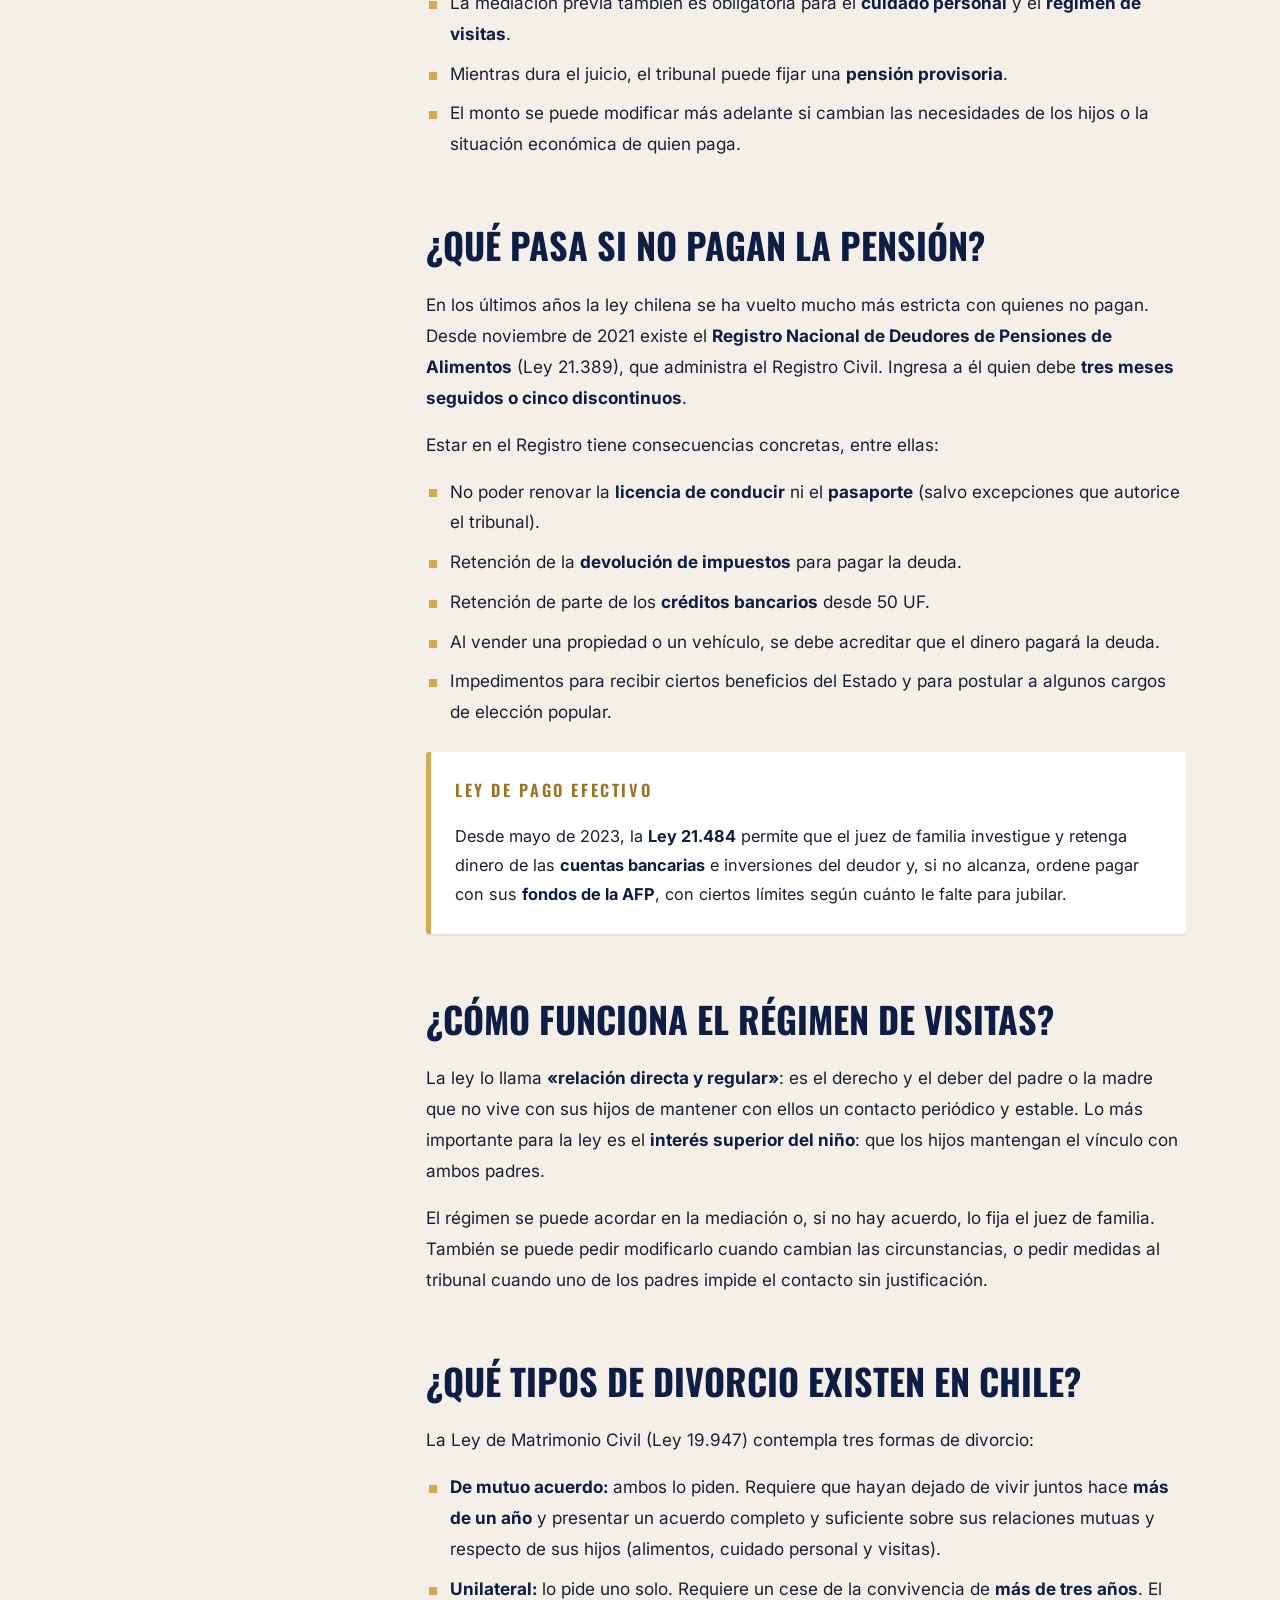
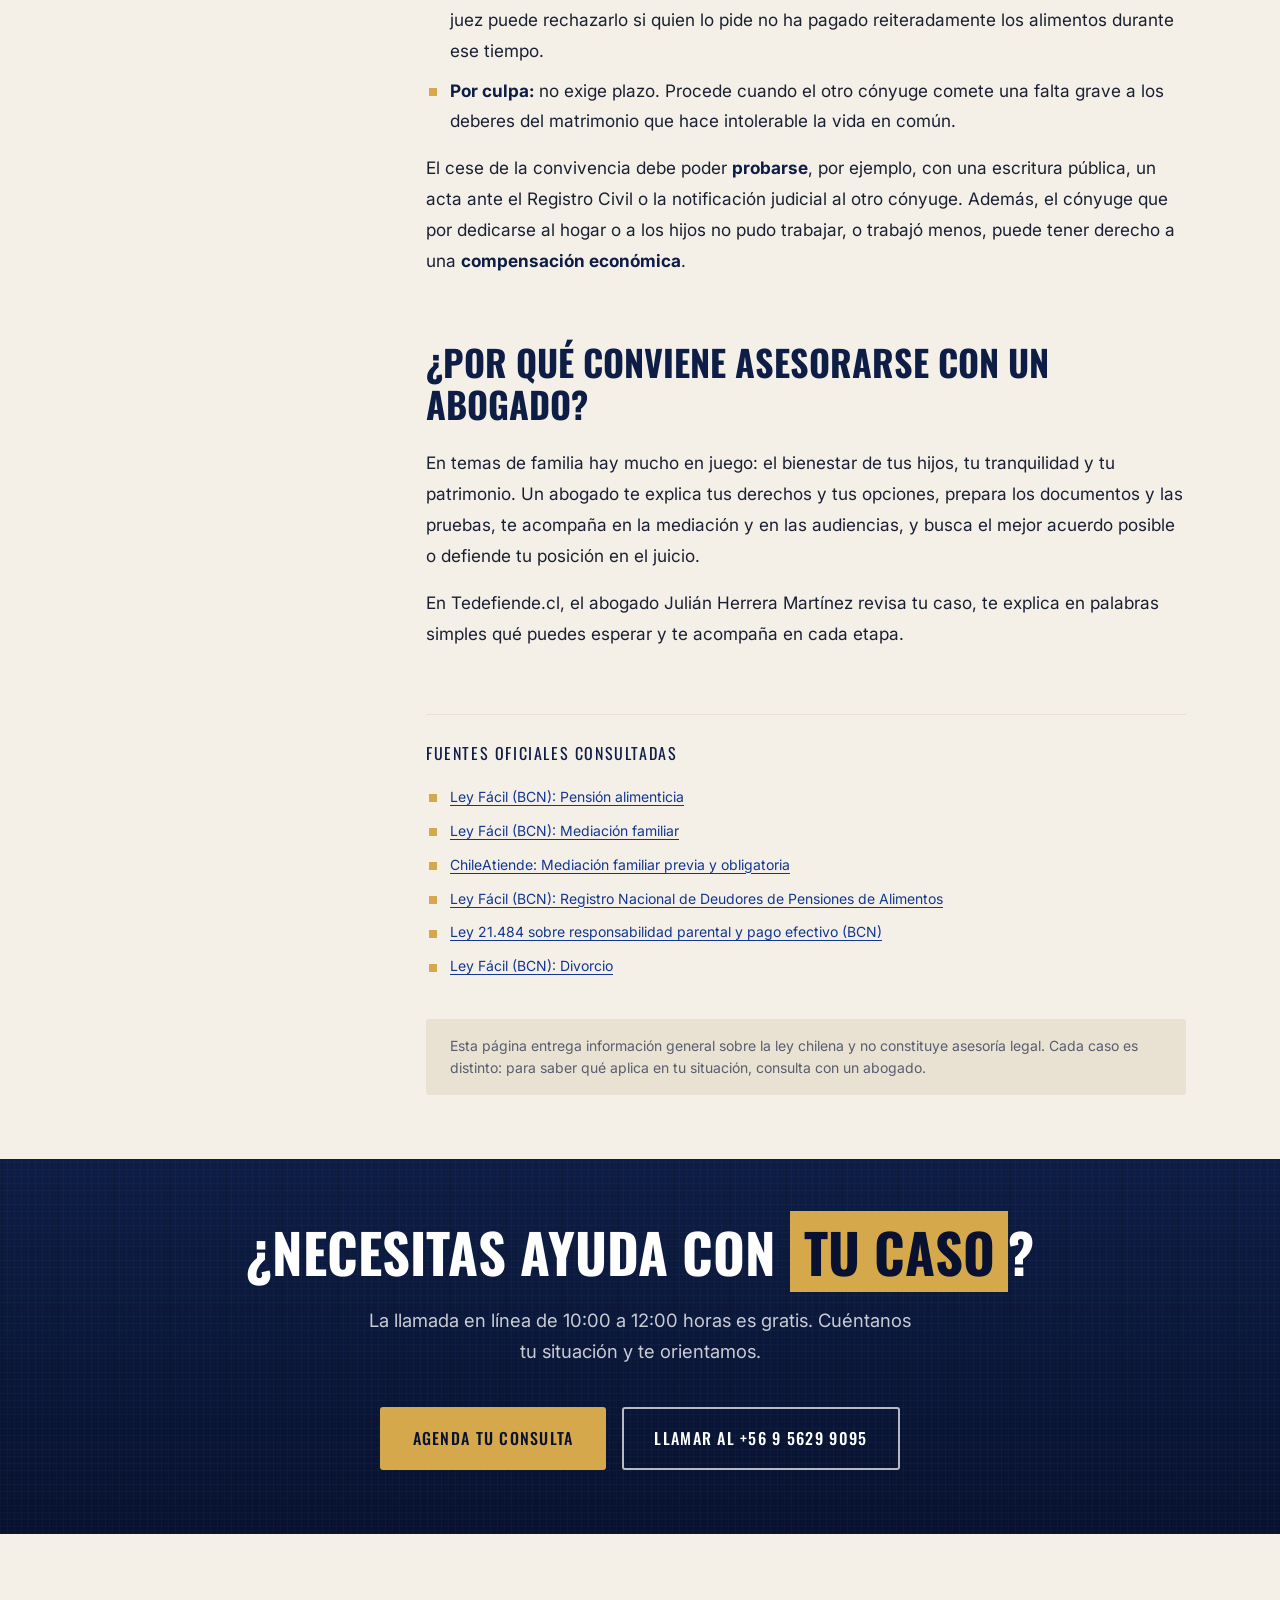
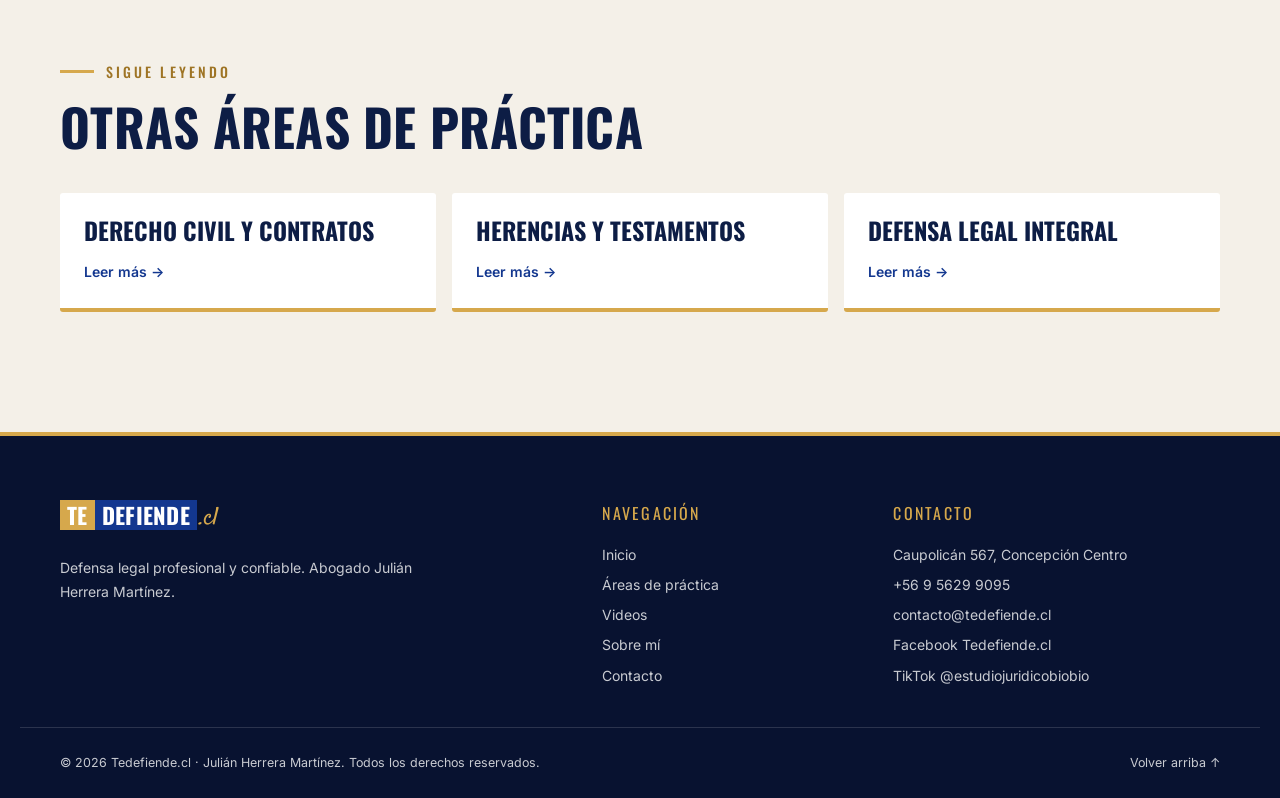
<file: areas/derecho-de-familia.html>
<!DOCTYPE html>
<html lang="es">
<head>
  <meta charset="UTF-8">
  <meta name="viewport" content="width=device-width, initial-scale=1.0">
  <title>Derecho de familia · Tedefiende.cl · Julián Herrera Martínez, Abogado</title>
  <meta name="description" content="Pensión de alimentos, régimen de visitas y divorcio en Chile: lo que dice la ley, explicado en simple. Abogado Julián Herrera Martínez, Concepción.">
  <meta name="theme-color" content="#0d1d45">
  <link rel="icon" href="data:image/svg+xml,%3Csvg xmlns='http://www.w3.org/2000/svg' viewBox='0 0 100 100'%3E%3Crect width='100' height='100' fill='%2313378f'/%3E%3Crect width='100' height='38' fill='%23d6a84c'/%3E%3Ctext x='50' y='84' font-size='44' font-weight='700' text-anchor='middle' fill='%23fff' font-family='Arial'%3ETD%3C/text%3E%3C/svg%3E">
  <script>document.documentElement.classList.add("js");</script>
  <link rel="preconnect" href="https://fonts.googleapis.com">
  <link rel="preconnect" href="https://fonts.gstatic.com" crossorigin>
  <link href="https://fonts.googleapis.com/css2?family=Inter:ital,wght@0,400;0,500;0,600;1,400&family=PT+Serif:wght@700&family=Oswald:wght@400;500;600;700&family=Satisfy&display=swap" rel="stylesheet">
  <link rel="stylesheet" href="../css/estilos.css">
</head>
<body id="arriba">
  <!-- Página de área de práctica. Los textos se editan directamente aquí.
       El encabezado, el pie y el asistente son los mismos de index.html. -->

  <svg width="0" height="0" style="position:absolute" aria-hidden="true">
    <!-- Emblema: balanza de la justicia (relleno) -->
    <symbol id="emblema" viewBox="0 0 120 120">
      <circle cx="60" cy="11" r="6" fill="currentColor"/>
      <rect x="57" y="16" width="6" height="84" fill="currentColor"/>
      <path d="M12 36 Q60 22 108 36" fill="none" stroke="currentColor" stroke-width="4" stroke-linecap="round"/>
      <path d="M20 36 L8 72 M20 36 L32 72 M100 36 L88 72 M100 36 L112 72" fill="none" stroke="currentColor" stroke-width="1.6"/>
      <path d="M4 72 H36 A16 13 0 0 1 4 72 Z M84 72 H116 A16 13 0 0 1 84 72 Z" fill="currentColor"/>
      <path d="M36 110 H84 L78 100 H42 Z" fill="currentColor"/>
    </symbol>
    <!-- Íconos de línea -->
    <symbol id="i-telefono" viewBox="0 0 24 24"><path d="M22 16.92v3a2 2 0 0 1-2.18 2 19.79 19.79 0 0 1-8.63-3.07 19.5 19.5 0 0 1-6-6 19.79 19.79 0 0 1-3.07-8.67A2 2 0 0 1 4.11 2h3a2 2 0 0 1 2 1.72 12.84 12.84 0 0 0 .7 2.81 2 2 0 0 1-.45 2.11L8.09 9.91a16 16 0 0 0 6 6l1.27-1.27a2 2 0 0 1 2.11-.45 12.84 12.84 0 0 0 2.81.7A2 2 0 0 1 22 16.92z"/></symbol>
    <symbol id="i-chat" viewBox="0 0 24 24"><path d="M21 11.5a8.38 8.38 0 0 1-.9 3.8 8.5 8.5 0 0 1-7.6 4.7 8.38 8.38 0 0 1-3.8-.9L3 21l1.9-5.7a8.38 8.38 0 0 1-.9-3.8 8.5 8.5 0 0 1 4.7-7.6 8.38 8.38 0 0 1 3.8-.9h.5a8.48 8.48 0 0 1 8 8v.5z"/></symbol>
    <symbol id="i-ubicacion" viewBox="0 0 24 24"><path d="M21 10c0 7-9 13-9 13s-9-6-9-13a9 9 0 0 1 18 0z"/><circle cx="12" cy="10" r="3"/></symbol>
    <symbol id="i-facebook" viewBox="0 0 24 24"><path d="M18 2h-3a5 5 0 0 0-5 5v3H7v4h3v8h4v-8h3l1-4h-4V7a1 1 0 0 1 1-1h3z"/></symbol>
    <symbol id="i-correo" viewBox="0 0 24 24"><rect x="2" y="4" width="20" height="16" rx="2"/><path d="M22 6l-10 7L2 6"/></symbol>
    <symbol id="i-reloj" viewBox="0 0 24 24"><circle cx="12" cy="12" r="10"/><path d="M12 6v6l4 2"/></symbol>
    <symbol id="i-web" viewBox="0 0 24 24"><circle cx="12" cy="12" r="10"/><path d="M2 12h20M12 2a15.3 15.3 0 0 1 4 10 15.3 15.3 0 0 1-4 10 15.3 15.3 0 0 1-4-10 15.3 15.3 0 0 1 4-10z"/></symbol>
    <symbol id="i-musica" viewBox="0 0 24 24"><path d="M9 18V5l12-2v13"/><circle cx="6" cy="18" r="3"/><circle cx="18" cy="16" r="3"/></symbol>
    <symbol id="i-civil" viewBox="0 0 24 24"><path d="M3 21h18M5 21V10M9.5 21V10M14.5 21V10M19 21V10M2 10l10-6 10 6z"/></symbol>
    <symbol id="i-familia" viewBox="0 0 24 24"><path d="M17 21v-2a4 4 0 0 0-4-4H5a4 4 0 0 0-4 4v2"/><circle cx="9" cy="7" r="4"/><path d="M23 21v-2a4 4 0 0 0-3-3.87M16 3.13a4 4 0 0 1 0 7.75"/></symbol>
    <symbol id="i-documento" viewBox="0 0 24 24"><path d="M14 2H6a2 2 0 0 0-2 2v16a2 2 0 0 0 2 2h12a2 2 0 0 0 2-2V8z"/><path d="M14 2v6h6M16 13H8M16 17H8"/></symbol>
    <symbol id="i-escudo" viewBox="0 0 24 24"><path d="M12 22s8-4 8-10V5l-8-3-8 3v7c0 6 8 10 8 10z"/><path d="M9 12l2 2 4-4"/></symbol>
    <symbol id="i-flecha" viewBox="0 0 24 24"><path d="M5 12h14M13 6l6 6-6 6"/></symbol>
  </svg>


  <header class="encabezado" id="encabezado">
    <div class="contenedor encabezado__contenido">

      <!-- Logo de la marca, hecho con texto (se ve nítido en cualquier pantalla) -->
      <a href="../index.html#inicio" class="logo" aria-label="Tedefiende.cl - Ir al inicio">
        <span class="logo__te">TE</span><span class="logo__defiende">DEFIENDE</span><span class="logo__cl">.cl</span>
      </a>

      <nav class="menu" id="menu" aria-label="Menú principal">
        <ul class="menu__lista">
          <li><a href="../index.html#inicio" class="menu__enlace">Inicio</a></li>
          <li><a href="../index.html#areas" class="menu__enlace activo">Áreas de práctica</a></li>
          <li><a href="../index.html#videos" class="menu__enlace">Videos</a></li>
          <li><a href="../index.html#sobre-mi" class="menu__enlace">Sobre mí</a></li>
          <li><a href="../index.html#contacto" class="menu__enlace">Contacto</a></li>
        </ul>
        <!-- Solo se ve dentro del menú del teléfono -->
        <a href="../index.html#contacto" class="boton boton--oro menu__cta">Agenda una consulta</a>
      </nav>

      <!-- Teléfono destacado (escritorio) -->
      <a href="tel:+56956299095" class="encabezado__telefono">
        <span class="encabezado__telefono-texto">Llamada en línea</span>
        <span class="encabezado__telefono-numero">+56 9 5629 9095</span>
      </a>

      <!-- Botón del menú (teléfono y tablet) -->
      <button class="menu-boton" id="menuBoton" aria-label="Abrir menú" aria-expanded="false" aria-controls="menu">
        <span></span><span></span><span></span>
      </button>
    </div>
  </header>

  <main>
    <!-- Portada del artículo -->
    <section class="articulo-portada seccion--azul">
      <!-- Foto de portada: guárdela en img/areas/familia.jpg (si no existe, la portada queda solo en azul) -->
      <div class="articulo-portada__foto" style="background-image: url('../img/areas/familia.jpg')" aria-hidden="true"></div>
      <div class="contenedor articulo-portada__contenido">
        <nav class="migas" aria-label="Estás en">
          <a href="../index.html">Inicio</a> <span aria-hidden="true">/</span>
          <a href="../index.html#areas">Áreas de práctica</a> <span aria-hidden="true">/</span>
          <span aria-current="page">Derecho de familia</span>
        </nav>
        <p class="antetitulo antetitulo--claro">Área de práctica</p>
        <h1 class="articulo-portada__titulo">Derecho de familia</h1>
        <p class="articulo-portada__bajada">Pensión de alimentos, régimen de visitas y divorcio: lo que dice la ley chilena, explicado en simple, para que sepas qué esperar y cómo proteger a tu familia.</p>
        <p class="articulo-portada__meta">Información revisada en noviembre de 2026 · Lectura de 8 min</p>
      </div>
    </section>

    <!-- Índice lateral + artículo -->
    <div class="contenedor articulo-rejilla">
      <aside class="articulo-indice">
        <div class="articulo-indice__fijo">
          <p class="articulo-indice__titulo">En esta página</p>
          <ul>
            <li><a href="#pension-de-alimentos">¿Qué es la pensión de alimentos y quién puede pedirla?</a></li>
            <li><a href="#como-se-pide">¿Cómo se pide una pensión de alimentos?</a></li>
            <li><a href="#si-no-pagan">¿Qué pasa si no pagan la pensión?</a></li>
            <li><a href="#regimen-de-visitas">¿Cómo funciona el régimen de visitas?</a></li>
            <li><a href="#divorcio">¿Qué tipos de divorcio existen en Chile?</a></li>
            <li><a href="#por-que-un-abogado">¿Por qué conviene asesorarse con un abogado?</a></li>
          </ul>
          <a href="https://wa.me/56956299095" class="boton boton--oro boton--ancho" target="_blank" rel="noopener">Consultar mi caso</a>
        </div>
      </aside>

      <article class="articulo">
          <div class="articulo__seccion" id="pension-de-alimentos" data-revelar>
            <h2>¿Qué es la pensión de alimentos y quién puede pedirla?</h2>
<p>La pensión de alimentos es el aporte en dinero que debe hacer el padre o la madre que no vive con sus hijos para cubrir sus necesidades: alimentación, salud, educación, vivienda y vestuario, entre otras. La puede pedir quien tiene el cuidado de los hijos, en representación de ellos.</p>
<p>Por regla general, los hijos tienen derecho a alimentos <strong>hasta los 21 años</strong>. Si están estudiando una profesión u oficio, el derecho se extiende <strong>hasta los 28 años</strong>, y no tiene límite de edad cuando una incapacidad física o mental les impide mantenerse por sí mismos.</p>
<div class="dato-clave"><p class="dato-clave__titulo">Dato clave</p>
<p>Si hay un solo hijo, la pensión <strong>no puede ser menor al 40% de un ingreso mínimo</strong>. Si son dos o más, el mínimo es del <strong>30% por cada hijo</strong>. Y, salvo razones fundadas, el total no puede superar el <strong>50% de los ingresos</strong> de quien paga.</p></div>
          </div>

          <div class="articulo__seccion" id="como-se-pide" data-revelar>
            <h2>¿Cómo se pide una pensión de alimentos?</h2>
<p>Antes de ir a tribunales hay un paso obligatorio: la <strong>mediación familiar</strong>. Es una reunión con un mediador, por regla general gratuita, donde ambos padres pueden llegar a un acuerdo sobre el monto y la forma de pago. Si hay acuerdo, se envía al tribunal para que lo apruebe y tenga la misma fuerza que una sentencia.</p>
<p>Si no hay acuerdo, el mediador entrega un <strong>certificado de mediación frustrada</strong>, que permite presentar la demanda ante el juzgado de familia. La demanda debe presentarse con un abogado.</p>
<ul>
  <li>La mediación previa también es obligatoria para el <strong>cuidado personal</strong> y el <strong>régimen de visitas</strong>.</li>
  <li>Mientras dura el juicio, el tribunal puede fijar una <strong>pensión provisoria</strong>.</li>
  <li>El monto se puede modificar más adelante si cambian las necesidades de los hijos o la situación económica de quien paga.</li>
</ul>
          </div>

          <div class="articulo__seccion" id="si-no-pagan" data-revelar>
            <h2>¿Qué pasa si no pagan la pensión?</h2>
<p>En los últimos años la ley chilena se ha vuelto mucho más estricta con quienes no pagan. Desde noviembre de 2021 existe el <strong>Registro Nacional de Deudores de Pensiones de Alimentos</strong> (Ley 21.389), que administra el Registro Civil. Ingresa a él quien debe <strong>tres meses seguidos o cinco discontinuos</strong>.</p>
<p>Estar en el Registro tiene consecuencias concretas, entre ellas:</p>
<ul>
  <li>No poder renovar la <strong>licencia de conducir</strong> ni el <strong>pasaporte</strong> (salvo excepciones que autorice el tribunal).</li>
  <li>Retención de la <strong>devolución de impuestos</strong> para pagar la deuda.</li>
  <li>Retención de parte de los <strong>créditos bancarios</strong> desde 50 UF.</li>
  <li>Al vender una propiedad o un vehículo, se debe acreditar que el dinero pagará la deuda.</li>
  <li>Impedimentos para recibir ciertos beneficios del Estado y para postular a algunos cargos de elección popular.</li>
</ul>
<div class="dato-clave"><p class="dato-clave__titulo">Ley de pago efectivo</p>
<p>Desde mayo de 2023, la <strong>Ley 21.484</strong> permite que el juez de familia investigue y retenga dinero de las <strong>cuentas bancarias</strong> e inversiones del deudor y, si no alcanza, ordene pagar con sus <strong>fondos de la AFP</strong>, con ciertos límites según cuánto le falte para jubilar.</p></div>
          </div>

          <div class="articulo__seccion" id="regimen-de-visitas" data-revelar>
            <h2>¿Cómo funciona el régimen de visitas?</h2>
<p>La ley lo llama <strong>«relación directa y regular»</strong>: es el derecho y el deber del padre o la madre que no vive con sus hijos de mantener con ellos un contacto periódico y estable. Lo más importante para la ley es el <strong>interés superior del niño</strong>: que los hijos mantengan el vínculo con ambos padres.</p>
<p>El régimen se puede acordar en la mediación o, si no hay acuerdo, lo fija el juez de familia. También se puede pedir modificarlo cuando cambian las circunstancias, o pedir medidas al tribunal cuando uno de los padres impide el contacto sin justificación.</p>
          </div>

          <div class="articulo__seccion" id="divorcio" data-revelar>
            <h2>¿Qué tipos de divorcio existen en Chile?</h2>
<p>La Ley de Matrimonio Civil (Ley 19.947) contempla tres formas de divorcio:</p>
<ul>
  <li><strong>De mutuo acuerdo:</strong> ambos lo piden. Requiere que hayan dejado de vivir juntos hace <strong>más de un año</strong> y presentar un acuerdo completo y suficiente sobre sus relaciones mutuas y respecto de sus hijos (alimentos, cuidado personal y visitas).</li>
  <li><strong>Unilateral:</strong> lo pide uno solo. Requiere un cese de la convivencia de <strong>más de tres años</strong>. El juez puede rechazarlo si quien lo pide no ha pagado reiteradamente los alimentos durante ese tiempo.</li>
  <li><strong>Por culpa:</strong> no exige plazo. Procede cuando el otro cónyuge comete una falta grave a los deberes del matrimonio que hace intolerable la vida en común.</li>
</ul>
<p>El cese de la convivencia debe poder <strong>probarse</strong>, por ejemplo, con una escritura pública, un acta ante el Registro Civil o la notificación judicial al otro cónyuge. Además, el cónyuge que por dedicarse al hogar o a los hijos no pudo trabajar, o trabajó menos, puede tener derecho a una <strong>compensación económica</strong>.</p>
          </div>

          <div class="articulo__seccion" id="por-que-un-abogado" data-revelar>
            <h2>¿Por qué conviene asesorarse con un abogado?</h2>
<p>En temas de familia hay mucho en juego: el bienestar de tus hijos, tu tranquilidad y tu patrimonio. Un abogado te explica tus derechos y tus opciones, prepara los documentos y las pruebas, te acompaña en la mediación y en las audiencias, y busca el mejor acuerdo posible o defiende tu posición en el juicio.</p>
<p>En Tedefiende.cl, el abogado Julián Herrera Martínez revisa tu caso, te explica en palabras simples qué puedes esperar y te acompaña en cada etapa.</p>
          </div>

          <div class="articulo__fuentes">
            <p class="articulo__fuentes-titulo">Fuentes oficiales consultadas</p>
            <ul>
              <li><a href="https://www.bcn.cl/portal/leyfacil/recurso/pension-alimenticia-para-menores" target="_blank" rel="noopener">Ley Fácil (BCN): Pensión alimenticia</a></li>
              <li><a href="https://www.bcn.cl/portal/leyfacil/recurso/mediacion-familiar" target="_blank" rel="noopener">Ley Fácil (BCN): Mediación familiar</a></li>
              <li><a href="https://www.chileatiende.gob.cl/fichas/2344-mediacion-familiar-previa-y-obligatoria" target="_blank" rel="noopener">ChileAtiende: Mediación familiar previa y obligatoria</a></li>
              <li><a href="https://www.bcn.cl/portal/leyfacil/recurso/registro-nacional-de-deudores-de-pensiones-de-alimentos" target="_blank" rel="noopener">Ley Fácil (BCN): Registro Nacional de Deudores de Pensiones de Alimentos</a></li>
              <li><a href="https://www.bcn.cl/leychile/navegar?idNorma=1181003" target="_blank" rel="noopener">Ley 21.484 sobre responsabilidad parental y pago efectivo (BCN)</a></li>
              <li><a href="https://www.bcn.cl/portal/leyfacil/recurso/divorcio" target="_blank" rel="noopener">Ley Fácil (BCN): Divorcio</a></li>
            </ul>
          </div>

          <p class="articulo__aviso">
            Esta página entrega información general sobre la ley chilena y no constituye asesoría legal.
            Cada caso es distinto: para saber qué aplica en tu situación, consulta con un abogado.
          </p>
      </article>
    </div>

    <!-- Llamado a la acción -->
    <section class="articulo-cta seccion--azul">
      <div class="contenedor articulo-cta__contenido" data-revelar>
        <h2 class="articulo-cta__titulo">¿Necesitas ayuda con <span>tu caso</span>?</h2>
        <p>La llamada en línea de 10:00 a 12:00 horas es gratis. Cuéntanos tu situación y te orientamos.</p>
        <div class="articulo-cta__botones">
          <a href="../index.html#contacto" class="boton boton--oro">Agenda tu consulta</a>
          <a href="tel:+56956299095" class="boton boton--contorno-claro">Llamar al +56 9 5629 9095</a>
        </div>
      </div>
    </section>

    <!-- Otras áreas -->
    <section class="seccion seccion--piedra">
      <div class="contenedor">
        <p class="antetitulo">Sigue leyendo</p>
        <h2 class="titulo relacionadas__titulo">Otras áreas de práctica</h2>
        <div class="relacionadas">
          <a href="derecho-civil-y-contratos.html" class="relacionada"><span class="relacionada__titulo">Derecho civil y contratos</span><span class="relacionada__mas">Leer más →</span></a>
          <a href="herencias-y-testamentos.html" class="relacionada"><span class="relacionada__titulo">Herencias y testamentos</span><span class="relacionada__mas">Leer más →</span></a>
          <a href="defensa-legal-integral.html" class="relacionada"><span class="relacionada__titulo">Defensa legal integral</span><span class="relacionada__mas">Leer más →</span></a>
        </div>
      </div>
    </section>
  </main>

  <footer class="pie">
    <div class="contenedor pie__columnas">
      <div>
        <a href="../index.html#inicio" class="logo" aria-label="Tedefiende.cl - Ir al inicio">
          <span class="logo__te">TE</span><span class="logo__defiende">DEFIENDE</span><span class="logo__cl">.cl</span>
        </a>
        <p class="pie__descripcion">Defensa legal profesional y confiable. Abogado Julián Herrera Martínez.</p>
      </div>
      <div>
        <p class="pie__titulo">Navegación</p>
        <ul class="pie__lista">
          <li><a href="../index.html#inicio">Inicio</a></li>
          <li><a href="../index.html#areas">Áreas de práctica</a></li>
          <li><a href="../index.html#videos">Videos</a></li>
          <li><a href="../index.html#sobre-mi">Sobre mí</a></li>
          <li><a href="../index.html#contacto">Contacto</a></li>
        </ul>
      </div>
      <div>
        <p class="pie__titulo">Contacto</p>
        <ul class="pie__lista">
          <li>Caupolicán 567, Concepción Centro</li>
          <li><a href="tel:+56956299095">+56 9 5629 9095</a></li>
          <li><a href="mailto:contacto@tedefiende.cl">contacto@tedefiende.cl</a></li>
          <li><a href="https://www.facebook.com/profile.php?id=61574104022977" target="_blank" rel="noopener">Facebook Tedefiende.cl</a></li>
          <li><a href="https://www.tiktok.com/@estudiojuridicobiobio" target="_blank" rel="noopener">TikTok @estudiojuridicobiobio</a></li>
        </ul>
      </div>
    </div>
    <div class="contenedor pie__legal">
      <!-- El año se completa solo con js/main.js -->
      <p>&copy; <span id="anio"></span> Tedefiende.cl · Julián Herrera Martínez. Todos los derechos reservados.</p>
      <a href="#arriba">Volver arriba ↑</a>
    </div>
  </footer>

  <div class="asistente" id="asistente">
    <!-- Globo de saludo que aparece a los pocos segundos -->
    <button class="asistente__burbuja" id="asistenteBurbuja" type="button">
      Hola 👋 ¿Te ayudo con tu caso?
    </button>

    <!-- Ventana del chat -->
    <section class="asistente__panel" id="asistentePanel" role="dialog" aria-label="Asistente virtual de Tedefiende.cl" aria-hidden="true">
      <header class="asistente__cabecera">
        <span class="asistente__avatar" aria-hidden="true"><svg><use href="#emblema"/></svg></span>
        <div class="asistente__identidad">
          <p class="asistente__nombre">Asistente Tedefiende</p>
          <p class="asistente__estado">Responde al instante</p>
        </div>
        <button class="asistente__accion" id="asistenteReiniciar" type="button" aria-label="Empezar de nuevo" title="Empezar de nuevo">↻</button>
        <button class="asistente__accion" id="asistenteCerrar" type="button" aria-label="Cerrar asistente" title="Cerrar">✕</button>
      </header>

      <div class="asistente__mensajes" id="asistenteMensajes" aria-live="polite"></div>
      <div class="asistente__opciones" id="asistenteOpciones"></div>

      <form class="asistente__entrada" id="asistenteFormulario" autocomplete="off">
        <label class="solo-lectores" for="asistenteTexto">Escribe tu mensaje</label>
        <input type="text" id="asistenteTexto" placeholder="Escribe tu mensaje…" maxlength="300">
        <button type="submit" aria-label="Enviar mensaje">
          <svg class="icono" aria-hidden="true"><use href="#i-flecha"/></svg>
        </button>
      </form>

      <p class="asistente__aviso">
        Asistente automático: entrega información general y no reemplaza la asesoría de un abogado.
        No guardamos tus datos.
      </p>
    </section>

    <!-- Botón flotante que abre y cierra el chat -->
    <button class="asistente__lanzador" id="asistenteLanzador" type="button" aria-label="Abrir asistente virtual" aria-expanded="false" aria-controls="asistentePanel">
      <svg class="asistente__lanzador-emblema" aria-hidden="true"><use href="#emblema"/></svg>
      <span class="asistente__lanzador-cerrar" aria-hidden="true">✕</span>
    </button>
  </div>

  <script src="../js/main.js"></script>
  <script src="../js/asistente.js"></script>
</body>
</html>
</file>
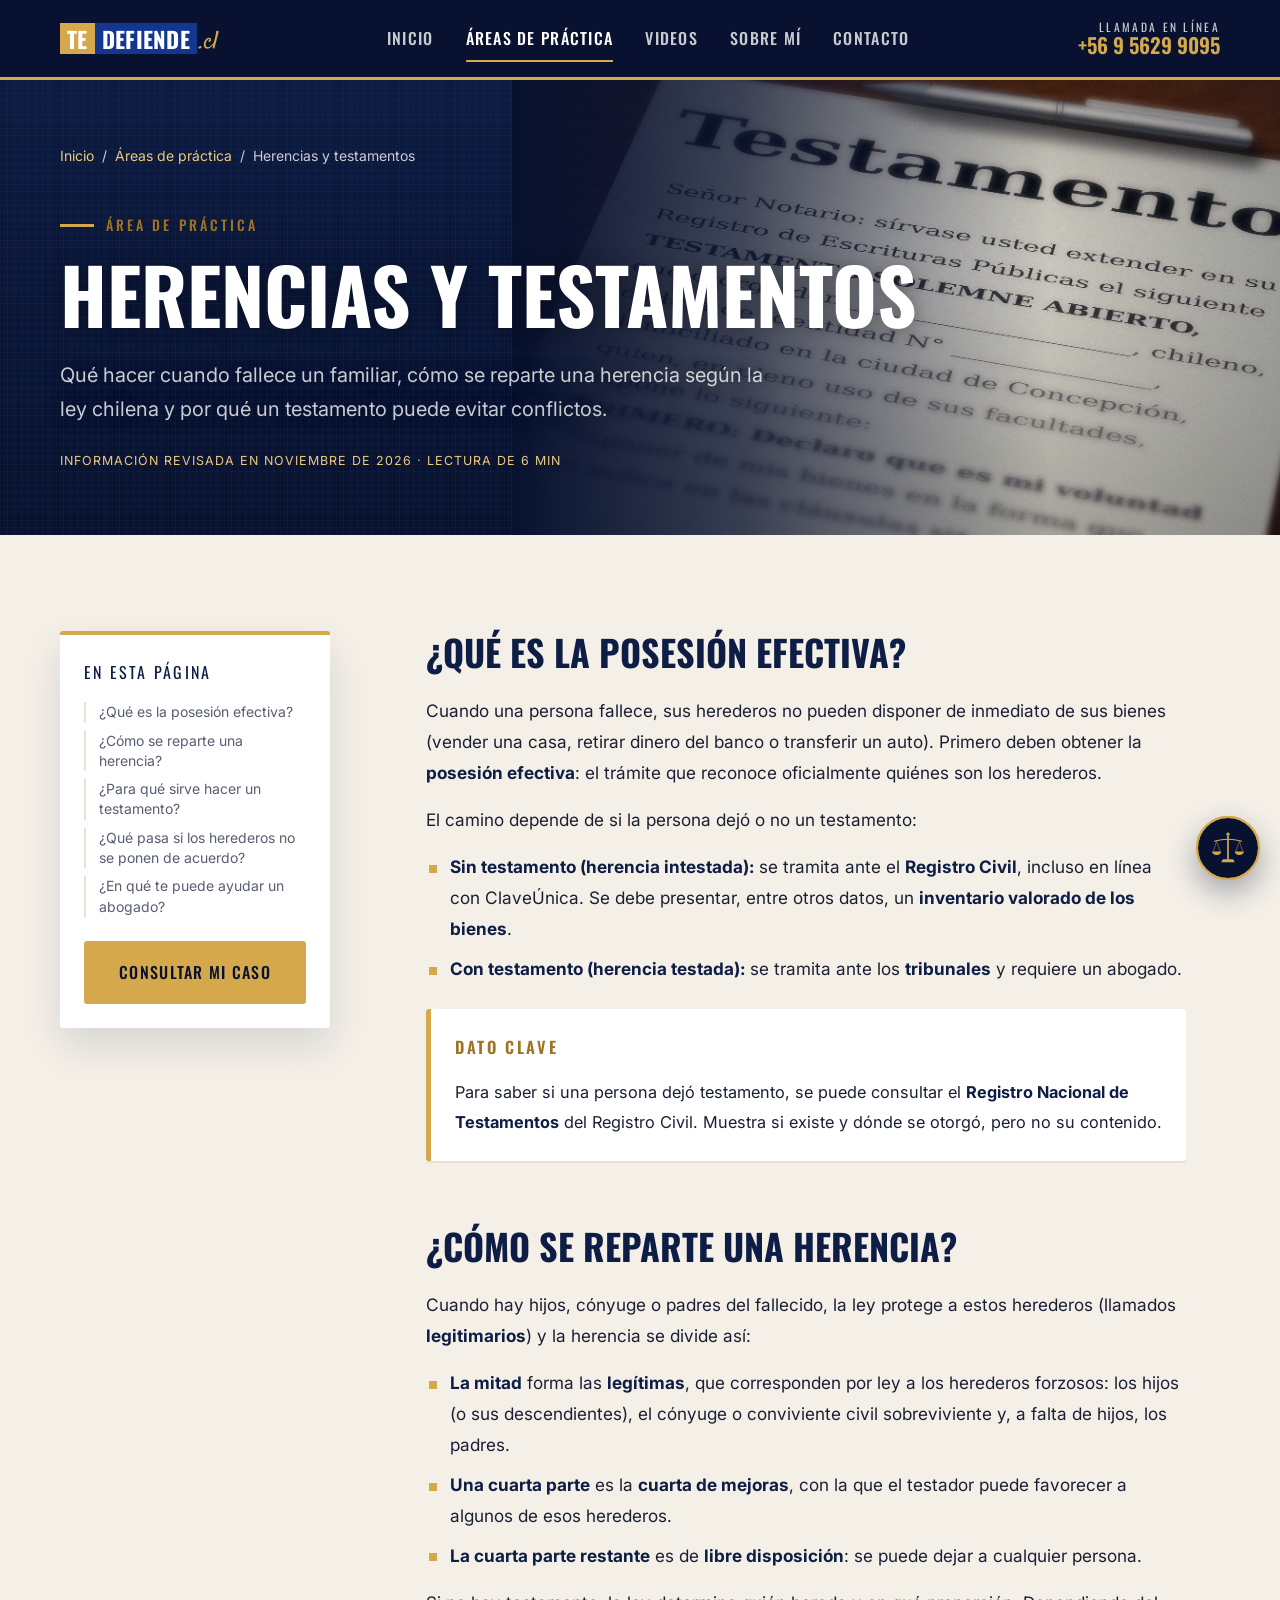
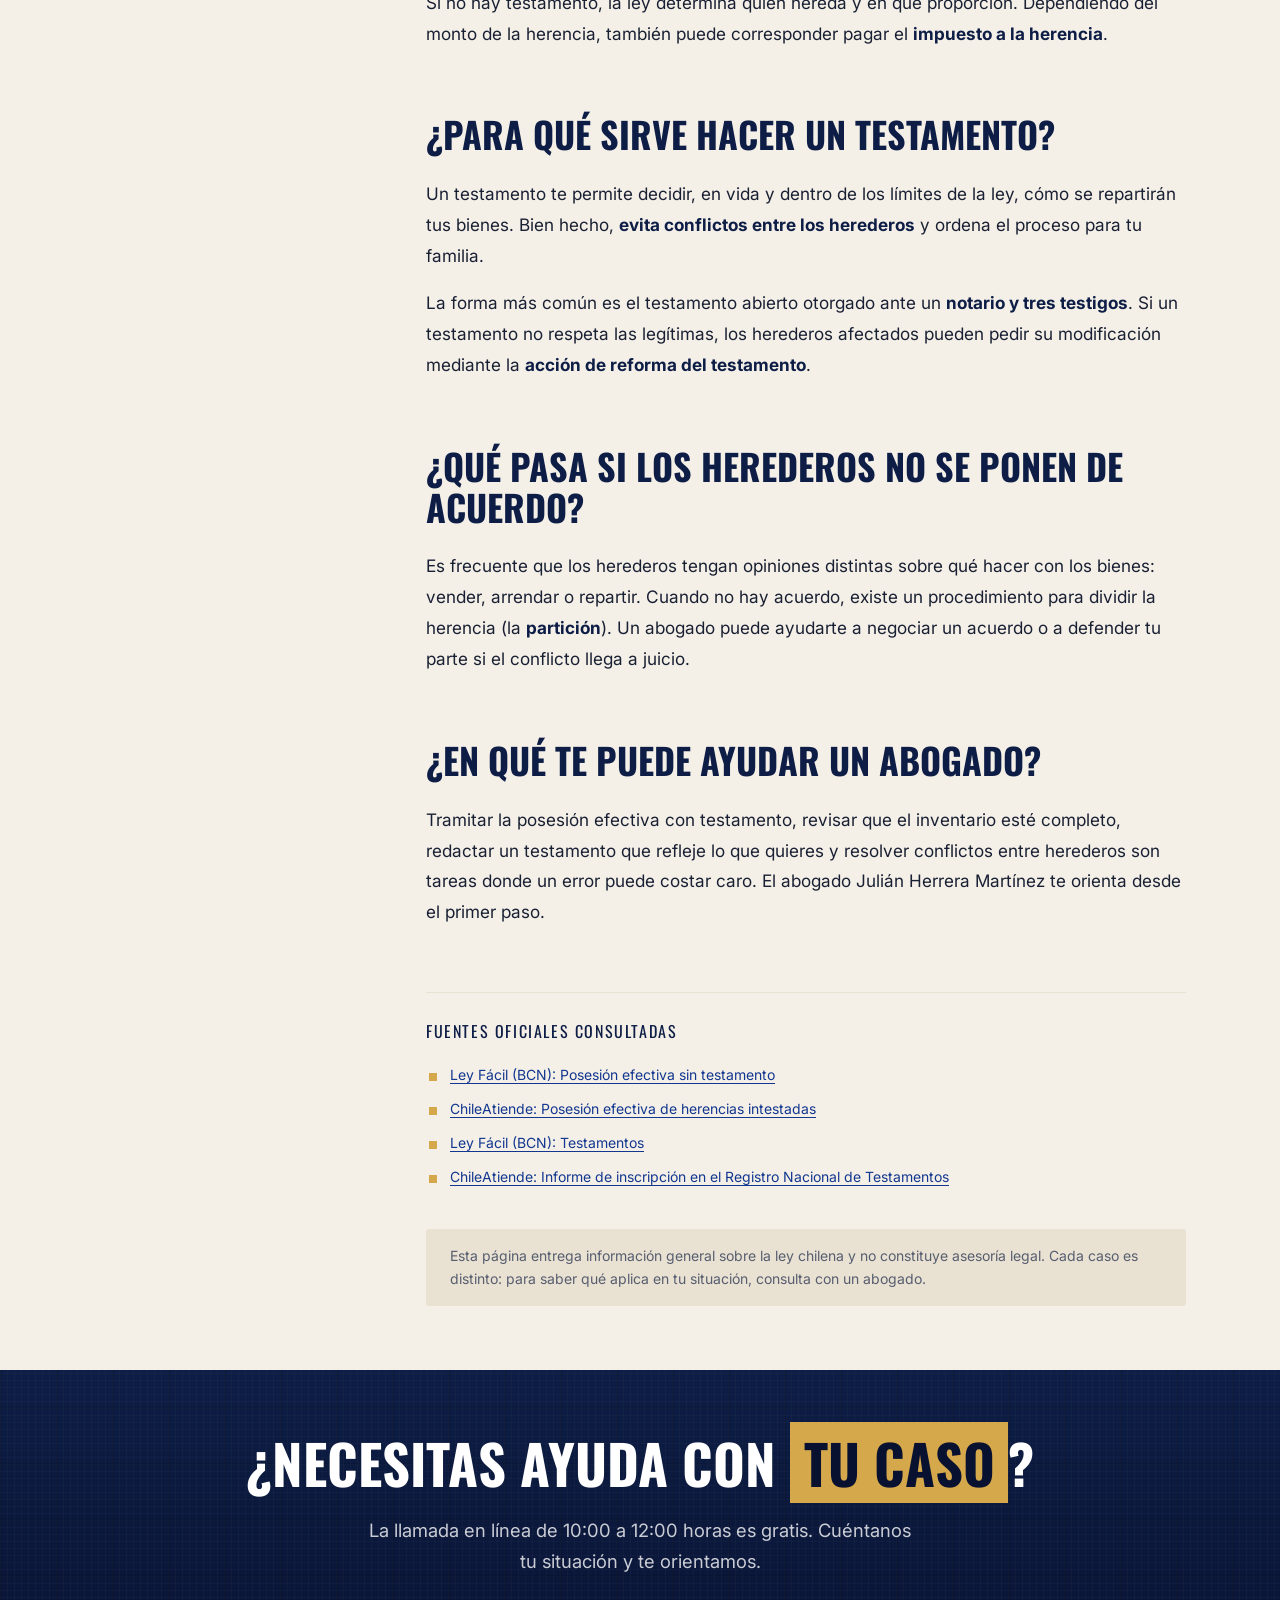
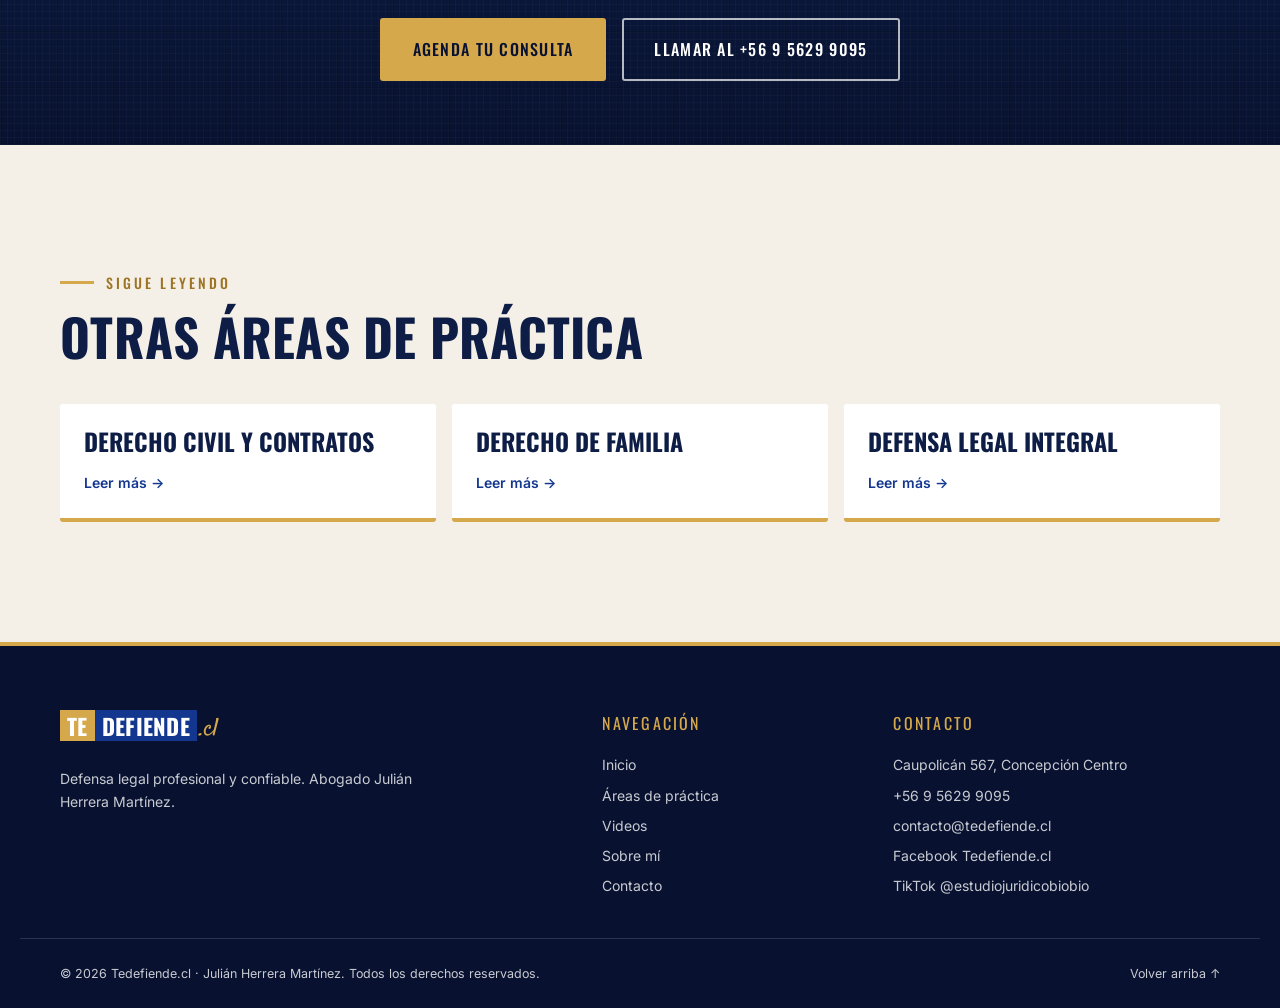
<file: areas/herencias-y-testamentos.html>
<!DOCTYPE html>
<html lang="es">
<head>
  <meta charset="UTF-8">
  <meta name="viewport" content="width=device-width, initial-scale=1.0">
  <title>Herencias y testamentos · Tedefiende.cl · Julián Herrera Martínez, Abogado</title>
  <meta name="description" content="Posesión efectiva, reparto de una herencia y testamentos en Chile, explicado en simple. Abogado Julián Herrera Martínez, Concepción.">
  <meta name="theme-color" content="#0d1d45">
  <link rel="icon" href="data:image/svg+xml,%3Csvg xmlns='http://www.w3.org/2000/svg' viewBox='0 0 100 100'%3E%3Crect width='100' height='100' fill='%2313378f'/%3E%3Crect width='100' height='38' fill='%23d6a84c'/%3E%3Ctext x='50' y='84' font-size='44' font-weight='700' text-anchor='middle' fill='%23fff' font-family='Arial'%3ETD%3C/text%3E%3C/svg%3E">
  <script>document.documentElement.classList.add("js");</script>
  <link rel="preconnect" href="https://fonts.googleapis.com">
  <link rel="preconnect" href="https://fonts.gstatic.com" crossorigin>
  <link href="https://fonts.googleapis.com/css2?family=Inter:ital,wght@0,400;0,500;0,600;1,400&family=PT+Serif:wght@700&family=Oswald:wght@400;500;600;700&family=Satisfy&display=swap" rel="stylesheet">
  <link rel="stylesheet" href="../css/estilos.css">
</head>
<body id="arriba">
  <!-- Página de área de práctica. Los textos se editan directamente aquí.
       El encabezado, el pie y el asistente son los mismos de index.html. -->

  <svg width="0" height="0" style="position:absolute" aria-hidden="true">
    <!-- Emblema: balanza de la justicia (relleno) -->
    <symbol id="emblema" viewBox="0 0 120 120">
      <circle cx="60" cy="11" r="6" fill="currentColor"/>
      <rect x="57" y="16" width="6" height="84" fill="currentColor"/>
      <path d="M12 36 Q60 22 108 36" fill="none" stroke="currentColor" stroke-width="4" stroke-linecap="round"/>
      <path d="M20 36 L8 72 M20 36 L32 72 M100 36 L88 72 M100 36 L112 72" fill="none" stroke="currentColor" stroke-width="1.6"/>
      <path d="M4 72 H36 A16 13 0 0 1 4 72 Z M84 72 H116 A16 13 0 0 1 84 72 Z" fill="currentColor"/>
      <path d="M36 110 H84 L78 100 H42 Z" fill="currentColor"/>
    </symbol>
    <!-- Íconos de línea -->
    <symbol id="i-telefono" viewBox="0 0 24 24"><path d="M22 16.92v3a2 2 0 0 1-2.18 2 19.79 19.79 0 0 1-8.63-3.07 19.5 19.5 0 0 1-6-6 19.79 19.79 0 0 1-3.07-8.67A2 2 0 0 1 4.11 2h3a2 2 0 0 1 2 1.72 12.84 12.84 0 0 0 .7 2.81 2 2 0 0 1-.45 2.11L8.09 9.91a16 16 0 0 0 6 6l1.27-1.27a2 2 0 0 1 2.11-.45 12.84 12.84 0 0 0 2.81.7A2 2 0 0 1 22 16.92z"/></symbol>
    <symbol id="i-chat" viewBox="0 0 24 24"><path d="M21 11.5a8.38 8.38 0 0 1-.9 3.8 8.5 8.5 0 0 1-7.6 4.7 8.38 8.38 0 0 1-3.8-.9L3 21l1.9-5.7a8.38 8.38 0 0 1-.9-3.8 8.5 8.5 0 0 1 4.7-7.6 8.38 8.38 0 0 1 3.8-.9h.5a8.48 8.48 0 0 1 8 8v.5z"/></symbol>
    <symbol id="i-ubicacion" viewBox="0 0 24 24"><path d="M21 10c0 7-9 13-9 13s-9-6-9-13a9 9 0 0 1 18 0z"/><circle cx="12" cy="10" r="3"/></symbol>
    <symbol id="i-facebook" viewBox="0 0 24 24"><path d="M18 2h-3a5 5 0 0 0-5 5v3H7v4h3v8h4v-8h3l1-4h-4V7a1 1 0 0 1 1-1h3z"/></symbol>
    <symbol id="i-correo" viewBox="0 0 24 24"><rect x="2" y="4" width="20" height="16" rx="2"/><path d="M22 6l-10 7L2 6"/></symbol>
    <symbol id="i-reloj" viewBox="0 0 24 24"><circle cx="12" cy="12" r="10"/><path d="M12 6v6l4 2"/></symbol>
    <symbol id="i-web" viewBox="0 0 24 24"><circle cx="12" cy="12" r="10"/><path d="M2 12h20M12 2a15.3 15.3 0 0 1 4 10 15.3 15.3 0 0 1-4 10 15.3 15.3 0 0 1-4-10 15.3 15.3 0 0 1 4-10z"/></symbol>
    <symbol id="i-musica" viewBox="0 0 24 24"><path d="M9 18V5l12-2v13"/><circle cx="6" cy="18" r="3"/><circle cx="18" cy="16" r="3"/></symbol>
    <symbol id="i-civil" viewBox="0 0 24 24"><path d="M3 21h18M5 21V10M9.5 21V10M14.5 21V10M19 21V10M2 10l10-6 10 6z"/></symbol>
    <symbol id="i-familia" viewBox="0 0 24 24"><path d="M17 21v-2a4 4 0 0 0-4-4H5a4 4 0 0 0-4 4v2"/><circle cx="9" cy="7" r="4"/><path d="M23 21v-2a4 4 0 0 0-3-3.87M16 3.13a4 4 0 0 1 0 7.75"/></symbol>
    <symbol id="i-documento" viewBox="0 0 24 24"><path d="M14 2H6a2 2 0 0 0-2 2v16a2 2 0 0 0 2 2h12a2 2 0 0 0 2-2V8z"/><path d="M14 2v6h6M16 13H8M16 17H8"/></symbol>
    <symbol id="i-escudo" viewBox="0 0 24 24"><path d="M12 22s8-4 8-10V5l-8-3-8 3v7c0 6 8 10 8 10z"/><path d="M9 12l2 2 4-4"/></symbol>
    <symbol id="i-flecha" viewBox="0 0 24 24"><path d="M5 12h14M13 6l6 6-6 6"/></symbol>
  </svg>


  <header class="encabezado" id="encabezado">
    <div class="contenedor encabezado__contenido">

      <!-- Logo de la marca, hecho con texto (se ve nítido en cualquier pantalla) -->
      <a href="../index.html#inicio" class="logo" aria-label="Tedefiende.cl - Ir al inicio">
        <span class="logo__te">TE</span><span class="logo__defiende">DEFIENDE</span><span class="logo__cl">.cl</span>
      </a>

      <nav class="menu" id="menu" aria-label="Menú principal">
        <ul class="menu__lista">
          <li><a href="../index.html#inicio" class="menu__enlace">Inicio</a></li>
          <li><a href="../index.html#areas" class="menu__enlace activo">Áreas de práctica</a></li>
          <li><a href="../index.html#videos" class="menu__enlace">Videos</a></li>
          <li><a href="../index.html#sobre-mi" class="menu__enlace">Sobre mí</a></li>
          <li><a href="../index.html#contacto" class="menu__enlace">Contacto</a></li>
        </ul>
        <!-- Solo se ve dentro del menú del teléfono -->
        <a href="../index.html#contacto" class="boton boton--oro menu__cta">Agenda una consulta</a>
      </nav>

      <!-- Teléfono destacado (escritorio) -->
      <a href="tel:+56956299095" class="encabezado__telefono">
        <span class="encabezado__telefono-texto">Llamada en línea</span>
        <span class="encabezado__telefono-numero">+56 9 5629 9095</span>
      </a>

      <!-- Botón del menú (teléfono y tablet) -->
      <button class="menu-boton" id="menuBoton" aria-label="Abrir menú" aria-expanded="false" aria-controls="menu">
        <span></span><span></span><span></span>
      </button>
    </div>
  </header>

  <main>
    <!-- Portada del artículo -->
    <section class="articulo-portada seccion--azul">
      <!-- Foto de portada: guárdela en img/areas/herencias.jpg (si no existe, la portada queda solo en azul) -->
      <div class="articulo-portada__foto" style="background-image: url('../img/areas/herencias.jpg')" aria-hidden="true"></div>
      <div class="contenedor articulo-portada__contenido">
        <nav class="migas" aria-label="Estás en">
          <a href="../index.html">Inicio</a> <span aria-hidden="true">/</span>
          <a href="../index.html#areas">Áreas de práctica</a> <span aria-hidden="true">/</span>
          <span aria-current="page">Herencias y testamentos</span>
        </nav>
        <p class="antetitulo antetitulo--claro">Área de práctica</p>
        <h1 class="articulo-portada__titulo">Herencias y testamentos</h1>
        <p class="articulo-portada__bajada">Qué hacer cuando fallece un familiar, cómo se reparte una herencia según la ley chilena y por qué un testamento puede evitar conflictos.</p>
        <p class="articulo-portada__meta">Información revisada en noviembre de 2026 · Lectura de 6 min</p>
      </div>
    </section>

    <!-- Índice lateral + artículo -->
    <div class="contenedor articulo-rejilla">
      <aside class="articulo-indice">
        <div class="articulo-indice__fijo">
          <p class="articulo-indice__titulo">En esta página</p>
          <ul>
            <li><a href="#posesion-efectiva">¿Qué es la posesión efectiva?</a></li>
            <li><a href="#como-se-reparte">¿Cómo se reparte una herencia?</a></li>
            <li><a href="#testamento">¿Para qué sirve hacer un testamento?</a></li>
            <li><a href="#conflictos">¿Qué pasa si los herederos no se ponen de acuerdo?</a></li>
            <li><a href="#por-que-un-abogado">¿En qué te puede ayudar un abogado?</a></li>
          </ul>
          <a href="https://wa.me/56956299095" class="boton boton--oro boton--ancho" target="_blank" rel="noopener">Consultar mi caso</a>
        </div>
      </aside>

      <article class="articulo">
          <div class="articulo__seccion" id="posesion-efectiva" data-revelar>
            <h2>¿Qué es la posesión efectiva?</h2>
<p>Cuando una persona fallece, sus herederos no pueden disponer de inmediato de sus bienes (vender una casa, retirar dinero del banco o transferir un auto). Primero deben obtener la <strong>posesión efectiva</strong>: el trámite que reconoce oficialmente quiénes son los herederos.</p>
<p>El camino depende de si la persona dejó o no un testamento:</p>
<ul>
  <li><strong>Sin testamento (herencia intestada):</strong> se tramita ante el <strong>Registro Civil</strong>, incluso en línea con ClaveÚnica. Se debe presentar, entre otros datos, un <strong>inventario valorado de los bienes</strong>.</li>
  <li><strong>Con testamento (herencia testada):</strong> se tramita ante los <strong>tribunales</strong> y requiere un abogado.</li>
</ul>
<div class="dato-clave"><p class="dato-clave__titulo">Dato clave</p>
<p>Para saber si una persona dejó testamento, se puede consultar el <strong>Registro Nacional de Testamentos</strong> del Registro Civil. Muestra si existe y dónde se otorgó, pero no su contenido.</p></div>
          </div>

          <div class="articulo__seccion" id="como-se-reparte" data-revelar>
            <h2>¿Cómo se reparte una herencia?</h2>
<p>Cuando hay hijos, cónyuge o padres del fallecido, la ley protege a estos herederos (llamados <strong>legitimarios</strong>) y la herencia se divide así:</p>
<ul>
  <li><strong>La mitad</strong> forma las <strong>legítimas</strong>, que corresponden por ley a los herederos forzosos: los hijos (o sus descendientes), el cónyuge o conviviente civil sobreviviente y, a falta de hijos, los padres.</li>
  <li><strong>Una cuarta parte</strong> es la <strong>cuarta de mejoras</strong>, con la que el testador puede favorecer a algunos de esos herederos.</li>
  <li><strong>La cuarta parte restante</strong> es de <strong>libre disposición</strong>: se puede dejar a cualquier persona.</li>
</ul>
<p>Si no hay testamento, la ley determina quién hereda y en qué proporción. Dependiendo del monto de la herencia, también puede corresponder pagar el <strong>impuesto a la herencia</strong>.</p>
          </div>

          <div class="articulo__seccion" id="testamento" data-revelar>
            <h2>¿Para qué sirve hacer un testamento?</h2>
<p>Un testamento te permite decidir, en vida y dentro de los límites de la ley, cómo se repartirán tus bienes. Bien hecho, <strong>evita conflictos entre los herederos</strong> y ordena el proceso para tu familia.</p>
<p>La forma más común es el testamento abierto otorgado ante un <strong>notario y tres testigos</strong>. Si un testamento no respeta las legítimas, los herederos afectados pueden pedir su modificación mediante la <strong>acción de reforma del testamento</strong>.</p>
          </div>

          <div class="articulo__seccion" id="conflictos" data-revelar>
            <h2>¿Qué pasa si los herederos no se ponen de acuerdo?</h2>
<p>Es frecuente que los herederos tengan opiniones distintas sobre qué hacer con los bienes: vender, arrendar o repartir. Cuando no hay acuerdo, existe un procedimiento para dividir la herencia (la <strong>partición</strong>). Un abogado puede ayudarte a negociar un acuerdo o a defender tu parte si el conflicto llega a juicio.</p>
          </div>

          <div class="articulo__seccion" id="por-que-un-abogado" data-revelar>
            <h2>¿En qué te puede ayudar un abogado?</h2>
<p>Tramitar la posesión efectiva con testamento, revisar que el inventario esté completo, redactar un testamento que refleje lo que quieres y resolver conflictos entre herederos son tareas donde un error puede costar caro. El abogado Julián Herrera Martínez te orienta desde el primer paso.</p>
          </div>

          <div class="articulo__fuentes">
            <p class="articulo__fuentes-titulo">Fuentes oficiales consultadas</p>
            <ul>
              <li><a href="https://www.bcn.cl/portal/leyfacil/recurso/posesion-efectiva-sin-testamento" target="_blank" rel="noopener">Ley Fácil (BCN): Posesión efectiva sin testamento</a></li>
              <li><a href="https://www.chileatiende.gob.cl/fichas/3364/1/pdf" target="_blank" rel="noopener">ChileAtiende: Posesión efectiva de herencias intestadas</a></li>
              <li><a href="https://www.bcn.cl/portal/leyfacil/recurso/testamentos" target="_blank" rel="noopener">Ley Fácil (BCN): Testamentos</a></li>
              <li><a href="https://www.chileatiende.gob.cl/fichas/13922-informe-de-inscripcion-en-el-registro-nacional-de-testamentos" target="_blank" rel="noopener">ChileAtiende: Informe de inscripción en el Registro Nacional de Testamentos</a></li>
            </ul>
          </div>

          <p class="articulo__aviso">
            Esta página entrega información general sobre la ley chilena y no constituye asesoría legal.
            Cada caso es distinto: para saber qué aplica en tu situación, consulta con un abogado.
          </p>
      </article>
    </div>

    <!-- Llamado a la acción -->
    <section class="articulo-cta seccion--azul">
      <div class="contenedor articulo-cta__contenido" data-revelar>
        <h2 class="articulo-cta__titulo">¿Necesitas ayuda con <span>tu caso</span>?</h2>
        <p>La llamada en línea de 10:00 a 12:00 horas es gratis. Cuéntanos tu situación y te orientamos.</p>
        <div class="articulo-cta__botones">
          <a href="../index.html#contacto" class="boton boton--oro">Agenda tu consulta</a>
          <a href="tel:+56956299095" class="boton boton--contorno-claro">Llamar al +56 9 5629 9095</a>
        </div>
      </div>
    </section>

    <!-- Otras áreas -->
    <section class="seccion seccion--piedra">
      <div class="contenedor">
        <p class="antetitulo">Sigue leyendo</p>
        <h2 class="titulo relacionadas__titulo">Otras áreas de práctica</h2>
        <div class="relacionadas">
          <a href="derecho-civil-y-contratos.html" class="relacionada"><span class="relacionada__titulo">Derecho civil y contratos</span><span class="relacionada__mas">Leer más →</span></a>
          <a href="derecho-de-familia.html" class="relacionada"><span class="relacionada__titulo">Derecho de familia</span><span class="relacionada__mas">Leer más →</span></a>
          <a href="defensa-legal-integral.html" class="relacionada"><span class="relacionada__titulo">Defensa legal integral</span><span class="relacionada__mas">Leer más →</span></a>
        </div>
      </div>
    </section>
  </main>

  <footer class="pie">
    <div class="contenedor pie__columnas">
      <div>
        <a href="../index.html#inicio" class="logo" aria-label="Tedefiende.cl - Ir al inicio">
          <span class="logo__te">TE</span><span class="logo__defiende">DEFIENDE</span><span class="logo__cl">.cl</span>
        </a>
        <p class="pie__descripcion">Defensa legal profesional y confiable. Abogado Julián Herrera Martínez.</p>
      </div>
      <div>
        <p class="pie__titulo">Navegación</p>
        <ul class="pie__lista">
          <li><a href="../index.html#inicio">Inicio</a></li>
          <li><a href="../index.html#areas">Áreas de práctica</a></li>
          <li><a href="../index.html#videos">Videos</a></li>
          <li><a href="../index.html#sobre-mi">Sobre mí</a></li>
          <li><a href="../index.html#contacto">Contacto</a></li>
        </ul>
      </div>
      <div>
        <p class="pie__titulo">Contacto</p>
        <ul class="pie__lista">
          <li>Caupolicán 567, Concepción Centro</li>
          <li><a href="tel:+56956299095">+56 9 5629 9095</a></li>
          <li><a href="mailto:contacto@tedefiende.cl">contacto@tedefiende.cl</a></li>
          <li><a href="https://www.facebook.com/profile.php?id=61574104022977" target="_blank" rel="noopener">Facebook Tedefiende.cl</a></li>
          <li><a href="https://www.tiktok.com/@estudiojuridicobiobio" target="_blank" rel="noopener">TikTok @estudiojuridicobiobio</a></li>
        </ul>
      </div>
    </div>
    <div class="contenedor pie__legal">
      <!-- El año se completa solo con js/main.js -->
      <p>&copy; <span id="anio"></span> Tedefiende.cl · Julián Herrera Martínez. Todos los derechos reservados.</p>
      <a href="#arriba">Volver arriba ↑</a>
    </div>
  </footer>

  <div class="asistente" id="asistente">
    <!-- Globo de saludo que aparece a los pocos segundos -->
    <button class="asistente__burbuja" id="asistenteBurbuja" type="button">
      Hola 👋 ¿Te ayudo con tu caso?
    </button>

    <!-- Ventana del chat -->
    <section class="asistente__panel" id="asistentePanel" role="dialog" aria-label="Asistente virtual de Tedefiende.cl" aria-hidden="true">
      <header class="asistente__cabecera">
        <span class="asistente__avatar" aria-hidden="true"><svg><use href="#emblema"/></svg></span>
        <div class="asistente__identidad">
          <p class="asistente__nombre">Asistente Tedefiende</p>
          <p class="asistente__estado">Responde al instante</p>
        </div>
        <button class="asistente__accion" id="asistenteReiniciar" type="button" aria-label="Empezar de nuevo" title="Empezar de nuevo">↻</button>
        <button class="asistente__accion" id="asistenteCerrar" type="button" aria-label="Cerrar asistente" title="Cerrar">✕</button>
      </header>

      <div class="asistente__mensajes" id="asistenteMensajes" aria-live="polite"></div>
      <div class="asistente__opciones" id="asistenteOpciones"></div>

      <form class="asistente__entrada" id="asistenteFormulario" autocomplete="off">
        <label class="solo-lectores" for="asistenteTexto">Escribe tu mensaje</label>
        <input type="text" id="asistenteTexto" placeholder="Escribe tu mensaje…" maxlength="300">
        <button type="submit" aria-label="Enviar mensaje">
          <svg class="icono" aria-hidden="true"><use href="#i-flecha"/></svg>
        </button>
      </form>

      <p class="asistente__aviso">
        Asistente automático: entrega información general y no reemplaza la asesoría de un abogado.
        No guardamos tus datos.
      </p>
    </section>

    <!-- Botón flotante que abre y cierra el chat -->
    <button class="asistente__lanzador" id="asistenteLanzador" type="button" aria-label="Abrir asistente virtual" aria-expanded="false" aria-controls="asistentePanel">
      <svg class="asistente__lanzador-emblema" aria-hidden="true"><use href="#emblema"/></svg>
      <span class="asistente__lanzador-cerrar" aria-hidden="true">✕</span>
    </button>
  </div>

  <script src="../js/main.js"></script>
  <script src="../js/asistente.js"></script>
</body>
</html>
</file>
<file: css/estilos.css>
/* =========================================================
   ESTILOS — TEDEFIENDE.CL · Julián Herrera Martínez
   ---------------------------------------------------------
   Índice:
   1.  Variables (colores, tipografías, espaciados)  ← EDITAR AQUÍ
   2.  Base y reinicio
   3.  Piezas reutilizables (contenedor, títulos, botones, logo)
   4.  Animaciones de aparición
   5.  Encabezado y menú
   6.  Portada (hero)
   7.  Presentación y tarjeta de llamada
   8.  Áreas de práctica
   9.  Pilares
   10. Sobre mí
   11. Frase destacada (banda)
   12. Contacto y formulario
   13. Pie de página y botón de WhatsApp
   14. Tablet y escritorio
   15. Movimiento reducido
   ========================================================= */


/* =========================================================
   1. VARIABLES — cambie aquí colores, fuentes y espacios
   ========================================================= */
:root {
  /* --- Colores de la marca (tomados del logo de Tedefiende.cl) --- */
  --azul: #13378f;            /* azul del logo "DEFIENDE" */
  --azul-oscuro: #0d1d45;     /* fondos azules */
  --azul-noche: #081230;      /* encabezado y pie */
  --oro: #d6a84c;             /* dorado del logo "TE" */
  --oro-claro: #ebc97f;       /* dorado sobre fondos oscuros */
  --oro-oscuro: #9e7424;      /* dorado para texto pequeño sobre claro */
  --piedra: #f4f0e8;          /* fondo claro cálido */
  --piedra-oscura: #e9e1d2;   /* bordes y detalles */
  --blanco: #ffffff;
  --tinta: #1a2033;           /* texto principal */
  --tinta-suave: #575e70;     /* texto secundario */
  --claro-suave: rgba(255, 255, 255, 0.78);  /* texto sobre azul */
  --linea-clara: rgba(255, 255, 255, 0.14);
  --whatsapp: #25d366;
  --error: #c0392b;
  --exito: #1e8449;

  /* --- Tipografías --- */
  --fuente-titulos: "Oswald", "Arial Narrow", Arial, sans-serif;
  --fuente-texto: "Inter", system-ui, -apple-system, "Segoe UI", Roboto, sans-serif;
  --fuente-firma: "Satisfy", cursive;
  --fuente-serifa: "PT Serif", Georgia, "Times New Roman", serif;  /* sección de familia */

  /* --- Tamaños de letra (clamp = se adapta a la pantalla) --- */
  --t-mini: 0.78rem;
  --t-pequeno: 0.875rem;
  --t-base: 1rem;
  --t-grande: 1.15rem;
  --t-portada: clamp(3rem, 7.5vw, 6.2rem);
  --t-seccion: clamp(2.4rem, 5.5vw, 4.4rem);
  --t-banda: clamp(2.3rem, 6vw, 5rem);

  /* --- Espaciados --- */
  --e-1: 0.5rem;
  --e-2: 1rem;
  --e-3: 1.5rem;
  --e-4: 2.5rem;
  --e-5: 4rem;
  --e-6: 6rem;
  --e-seccion: clamp(4.5rem, 10vw, 7.5rem);
  --margen-lateral: clamp(1.25rem, 4vw, 2.5rem);

  /* --- Otros --- */
  --ancho-maximo: 1240px;
  --alto-encabezado: 80px;
  --alto-encabezado-scroll: 66px;
  --radio: 3px;
  --sombra: 0 18px 40px rgba(8, 18, 48, 0.12);
  --curva: cubic-bezier(0.22, 1, 0.36, 1);
}


/* =========================================================
   2. BASE Y REINICIO
   ========================================================= */
*,
*::before,
*::after {
  box-sizing: border-box;
  margin: 0;
  padding: 0;
}

html {
  scroll-behavior: smooth;                            /* desplazamiento suave */
  scroll-padding-top: var(--alto-encabezado-scroll);  /* el encabezado no tapa los títulos */
  overflow-x: clip;
}

body {
  font-family: var(--fuente-texto);
  font-size: var(--t-base);
  line-height: 1.7;
  color: var(--tinta);
  background-color: var(--piedra);
  -webkit-font-smoothing: antialiased;
  overflow-x: clip;
}

body.menu-abierto { overflow: hidden; }

h1, h2, h3 {
  font-family: var(--fuente-titulos);
  font-weight: 700;
  line-height: 1.05;
  text-transform: uppercase;
}

img { max-width: 100%; display: block; }
a { color: inherit; text-decoration: none; }
ul { list-style: none; }

::selection { background: var(--oro); color: var(--azul-noche); }

:focus-visible {
  outline: 2px solid var(--oro);
  outline-offset: 3px;
}

/* Íconos de línea */
.icono {
  width: 1.15em;
  height: 1.15em;
  flex-shrink: 0;
  fill: none;
  stroke: currentColor;
  stroke-width: 2;
  stroke-linecap: round;
  stroke-linejoin: round;
}


/* =========================================================
   3. PIEZAS REUTILIZABLES
   ========================================================= */
.contenedor {
  width: 100%;
  max-width: var(--ancho-maximo);
  margin: 0 auto;
  padding: 0 var(--margen-lateral);
}

.seccion { padding: var(--e-seccion) 0; }

.seccion--piedra { background-color: var(--piedra); }
.seccion--blanca { background-color: var(--blanco); }

/* Fondo azul con textura de tela fina (como un traje) */
.seccion--azul {
  color: var(--claro-suave);
  background-color: var(--azul-oscuro);
  background-image:
    repeating-linear-gradient(0deg, rgba(255, 255, 255, 0.025) 0 1px, transparent 1px 7px),
    repeating-linear-gradient(90deg, rgba(255, 255, 255, 0.025) 0 1px, transparent 1px 7px),
    repeating-linear-gradient(0deg, rgba(0, 0, 0, 0.12) 0 2px, transparent 2px 56px),
    repeating-linear-gradient(90deg, rgba(0, 0, 0, 0.12) 0 2px, transparent 2px 56px),
    linear-gradient(180deg, var(--azul-oscuro), var(--azul-noche));
}

/* Colores de texto rápidos */
.t-azul { color: var(--azul-oscuro); }
.t-oro { color: var(--oro); }

/* Texto pequeño sobre los títulos */
.antetitulo {
  display: inline-flex;
  align-items: center;
  gap: 0.75rem;
  margin-bottom: var(--e-2);
  font-family: var(--fuente-titulos);
  font-size: var(--t-pequeno);
  font-weight: 500;
  letter-spacing: 0.22em;
  text-transform: uppercase;
  color: var(--oro-oscuro);
}

.antetitulo::before {
  content: "";
  width: 34px;
  height: 3px;
  background-color: var(--oro);
}

.titulo {
  font-size: var(--t-seccion);
  color: var(--azul-oscuro);
  letter-spacing: 0.005em;
}

.encabezado-seccion {
  max-width: 760px;
  margin-bottom: var(--e-5);
}

.encabezado-seccion__texto {
  margin-top: var(--e-3);
  font-size: var(--t-grande);
  color: var(--tinta-suave);
}

/* Emblema (balanza) */
.emblema-grande {
  display: block;
  width: 96px;
  height: 96px;
  margin-bottom: var(--e-4);
  color: var(--oro);
}

/* --- Botones --- */
.boton {
  display: inline-flex;
  align-items: center;
  justify-content: center;
  gap: 0.6rem;
  padding: 1rem 1.9rem;
  font-family: var(--fuente-titulos);
  font-size: 1rem;
  font-weight: 500;
  letter-spacing: 0.08em;
  text-transform: uppercase;
  border: 2px solid transparent;
  border-radius: var(--radio);
  cursor: pointer;
  transition: background-color 0.3s, color 0.3s, border-color 0.3s, transform 0.3s var(--curva);
}

.boton:hover { transform: translateY(-2px); }

.boton--oro {
  background-color: var(--oro);
  color: var(--azul-noche);
}

.boton--oro:hover {
  background-color: var(--azul);
  color: var(--blanco);
}

.boton--azul {
  background-color: var(--azul);
  color: var(--blanco);
}

.boton--azul:hover {
  background-color: var(--oro);
  color: var(--azul-noche);
}

.boton--contorno {
  border-color: var(--azul);
  color: var(--azul);
}

.boton--contorno:hover {
  background-color: var(--azul);
  color: var(--blanco);
}

/* Contorno blanco, para fondos oscuros */
.boton--contorno-claro {
  border-color: rgba(255, 255, 255, 0.7);
  color: var(--blanco);
}

.boton--contorno-claro:hover {
  background-color: var(--blanco);
  color: var(--azul-noche);
}

.boton--ancho { width: 100%; }

/* --- Logo de la marca: TE (dorado) + DEFIENDE (azul) + .cl --- */
.logo {
  display: inline-flex;
  align-items: flex-end;
  font-family: var(--fuente-titulos);
  font-weight: 700;
  font-size: 1.4rem;
  line-height: 1;
  letter-spacing: 0.01em;
  white-space: nowrap;
}

.logo__te,
.logo__defiende {
  padding: 0.28rem 0.45rem 0.22rem;
  color: var(--blanco);
}

.logo__te { background-color: var(--oro); }
.logo__defiende { background-color: var(--azul); }

.logo__cl {
  margin-left: 0.1rem;
  font-family: var(--fuente-firma);
  font-weight: 400;
  font-size: 1.55rem;
  color: var(--oro);
  transform: translateY(0.12rem);
}


/* =========================================================
   4. ANIMACIONES DE APARICIÓN
   (solo si JavaScript está activo: clase .js en <html>)
   ========================================================= */
.js [data-revelar] {
  opacity: 0;
  transform: translateY(30px);
  transition: opacity 0.9s var(--curva), transform 0.9s var(--curva);
  transition-delay: calc(var(--i, 0) * 0.1s);
}

.js [data-revelar].visible {
  opacity: 1;
  transform: none;
}

/* Entrada de la portada al cargar */
.js .portada__texto > * {
  animation: entrar 1s var(--curva) both;
}

.js .portada__texto > *:nth-child(2) { animation-delay: 0.08s; }
.js .portada__texto > *:nth-child(3) { animation-delay: 0.16s; }
.js .portada__texto > *:nth-child(4) { animation-delay: 0.26s; }
.js .portada__texto > *:nth-child(5) { animation-delay: 0.34s; }
.js .portada__texto > *:nth-child(6) { animation-delay: 0.42s; }
/* La foto de fondo se acerca lentamente (efecto cine) */
.js .portada__fondo img { animation: acercar 9s ease-out both; }

@keyframes entrar {
  from { opacity: 0; transform: translateY(28px); }
  to   { opacity: 1; transform: none; }
}

@keyframes acercar {
  from { transform: scale(1.12); }
  to   { transform: scale(1); }
}


/* =========================================================
   5. ENCABEZADO Y MENÚ
   ========================================================= */
.encabezado {
  position: fixed;
  top: 0;
  left: 0;
  right: 0;
  z-index: 100;
  height: var(--alto-encabezado);
  background-color: var(--azul-noche);
  border-bottom: 3px solid var(--oro);
  transition: height 0.35s var(--curva), box-shadow 0.35s;
}

/* Clase que agrega main.js al hacer scroll */
.encabezado.con-scroll {
  height: var(--alto-encabezado-scroll);
  box-shadow: 0 6px 24px rgba(0, 0, 0, 0.3);
}

.encabezado__contenido {
  display: flex;
  align-items: center;
  justify-content: space-between;
  gap: var(--e-3);
  height: 100%;
}

.encabezado__telefono { display: none; }

/* Botón hamburguesa */
.menu-boton {
  display: flex;
  flex-direction: column;
  justify-content: center;
  gap: 6px;
  width: 44px;
  height: 44px;
  padding: 10px;
  background: none;
  border: none;
  cursor: pointer;
}

.menu-boton span {
  display: block;
  height: 2px;
  background-color: var(--blanco);
  transition: transform 0.35s var(--curva), opacity 0.35s;
}

.menu-boton[aria-expanded="true"] span:nth-child(1) { transform: translateY(8px) rotate(45deg); }
.menu-boton[aria-expanded="true"] span:nth-child(2) { opacity: 0; }
.menu-boton[aria-expanded="true"] span:nth-child(3) { transform: translateY(-8px) rotate(-45deg); }

/* Menú en teléfono: panel que baja bajo el encabezado */
.menu {
  position: fixed;
  top: var(--alto-encabezado-scroll);
  left: 0;
  right: 0;
  bottom: 0;
  padding: var(--e-4) var(--margen-lateral);
  background-color: var(--azul-noche);
  clip-path: inset(0 0 100% 0);
  visibility: hidden;
  transition: clip-path 0.55s var(--curva), visibility 0s 0.55s;
}

.encabezado:not(.con-scroll) .menu { top: var(--alto-encabezado); }

.menu.abierto {
  clip-path: inset(0 0 0 0);
  visibility: visible;
  transition: clip-path 0.55s var(--curva), visibility 0s;
}

.menu__lista { display: flex; flex-direction: column; }

.menu__enlace {
  display: block;
  padding: 1rem 0;
  border-bottom: 1px solid var(--linea-clara);
  font-family: var(--fuente-titulos);
  font-size: 1.6rem;
  font-weight: 500;
  letter-spacing: 0.04em;
  text-transform: uppercase;
  color: var(--blanco);
  transition: color 0.3s;
}

.menu__enlace:hover,
.menu__enlace.activo { color: var(--oro); }

.menu__cta {
  width: 100%;
  margin-top: var(--e-4);
}


/* =========================================================
   6. PORTADA (HERO)
   ========================================================= */
/* En teléfono: foto arriba y texto abajo sobre azul.
   En escritorio (ver sección 14): foto de fondo a pantalla completa. */
.portada {
  position: relative;
  padding-top: var(--alto-encabezado);
  overflow: hidden;
  background-color: var(--azul-noche);
  color: var(--claro-suave);
}

.portada__fondo {
  position: relative;
  height: 62vw;
  min-height: 300px;
  max-height: 520px;
  overflow: hidden;
}

.portada__fondo img {
  width: 100%;
  height: 100%;
  object-fit: cover;
  object-position: 50% 30%;   /* mantiene a Julián al centro */
}

/* Degradado que funde la foto con el azul de abajo */
.portada__fondo::after {
  content: "";
  position: absolute;
  inset: 0;
  background: linear-gradient(180deg, rgba(8, 18, 48, 0.15) 0%, transparent 40%, var(--azul-noche) 100%);
}

.portada__contenido { position: relative; }

.portada__texto {
  margin-top: -3rem;   /* el texto sube un poco sobre la foto */
  padding-bottom: var(--e-5);
}

.portada__emblema {
  display: block;
  width: 64px;
  height: 64px;
  color: var(--oro);
  margin-bottom: var(--e-2);
}

.portada__nombre {
  font-family: var(--fuente-titulos);
  font-size: var(--t-pequeno);
  font-weight: 500;
  letter-spacing: 0.26em;
  text-transform: uppercase;
  color: var(--oro-claro);
}

.portada__titulo {
  margin: var(--e-2) 0 var(--e-3);
  font-size: var(--t-portada);
  line-height: 0.98;
  color: var(--blanco);
  text-shadow: 0 4px 30px rgba(0, 0, 0, 0.35);
}

.portada__titulo span { display: block; }
.portada__titulo .t-chico { font-size: 0.62em; margin-top: 0.12em; }

.portada__frase {
  max-width: 30rem;
  padding-left: var(--e-2);
  border-left: 3px solid var(--oro);
  font-size: var(--t-grande);
  font-style: italic;
  color: var(--claro-suave);
}

.portada__acciones {
  display: flex;
  flex-wrap: wrap;
  gap: var(--e-2);
  margin-top: var(--e-4);
}

/* Frase normal con ícono al inicio (no flex, para que el texto no se parta en columnas) */
.portada__nota {
  display: block;
  margin-top: var(--e-3);
  font-size: var(--t-pequeno);
  color: var(--claro-suave);
}

.portada__nota .icono { color: var(--oro); vertical-align: -0.2em; margin-right: 0.35rem; }
.portada__nota strong { color: var(--oro-claro); }


/* =========================================================
   7. PRESENTACIÓN Y TARJETA DE LLAMADA
   ========================================================= */
.presentacion__rejilla {
  display: grid;
  gap: var(--e-5);
  align-items: center;
}

.presentacion__texto p {
  font-size: var(--t-grande);
  max-width: 36rem;
}

.presentacion__texto p { color: var(--tinta-suave); }
.presentacion__texto p + p { margin-top: var(--e-2); }
.presentacion__texto strong { color: var(--azul-oscuro); font-weight: 600; }

.llamada {
  position: relative;
  padding: var(--e-4) clamp(1.5rem, 4vw, 2.5rem);
  background-color: var(--piedra);
  border-top: 6px solid var(--oro);
  border-radius: var(--radio);
  box-shadow: var(--sombra);
  color: var(--tinta);
}

.llamada__etiqueta {
  display: inline-block;
  padding: 0.25rem 0.7rem;
  background-color: var(--azul);
  color: var(--blanco);
  font-family: var(--fuente-titulos);
  font-size: var(--t-mini);
  letter-spacing: 0.18em;
  text-transform: uppercase;
}

.llamada__titulo {
  margin-top: var(--e-2);
  font-family: var(--fuente-titulos);
  font-size: clamp(2rem, 4vw, 2.7rem);
  font-weight: 700;
  line-height: 1.05;
  text-transform: uppercase;
  color: var(--azul-oscuro);
}

/* La palabra "gratis" en recuadro, como en el afiche */
.llamada__titulo span {
  display: inline-block;
  padding: 0 0.35em;
  background-color: var(--oro);
  color: var(--azul-noche);
}

.llamada__horario {
  display: flex;
  align-items: center;
  gap: 0.5rem;
  margin-top: var(--e-2);
  color: var(--tinta-suave);
}

.llamada__numero {
  display: block;
  margin: var(--e-2) 0 var(--e-3);
  font-family: var(--fuente-titulos);
  font-size: clamp(1.8rem, 3.5vw, 2.3rem);
  font-weight: 600;
  color: var(--azul);
}


/* =========================================================
   7b. VIDEOS EDUCATIVOS (carrusel)
   ========================================================= */
.videos__rejilla {
  display: grid;
  grid-template-columns: minmax(0, 1fr);   /* evita que el carrusel ensanche la columna en teléfonos chicos */
  gap: var(--e-4);
  align-items: center;
}

.videos__rejilla > * { min-width: 0; }

.videos .titulo { color: var(--blanco); }

.videos__bajada {
  max-width: 26rem;
  margin: var(--e-2) 0 var(--e-4);
  font-size: var(--t-grande);
}

.carrusel__ventana {
  overflow: hidden;
  border-radius: var(--radio);
  box-shadow: 0 30px 60px rgba(0, 0, 0, 0.4);
}

.carrusel__pista {
  display: flex;
  transition: transform 0.6s var(--curva);
}

.video {
  flex: 0 0 100%;
  min-width: 0;
}

/* Portada del video (botón con imagen y ícono de reproducir) */
.video__portada {
  position: relative;
  display: block;
  width: 100%;
  aspect-ratio: 16 / 9;
  padding: 0;
  border: none;
  background-color: var(--azul-noche);
  cursor: pointer;
  overflow: hidden;
}

.video__portada img {
  width: 100%;
  height: 100%;
  object-fit: cover;
  transition: transform 0.8s var(--curva);
}

.video__portada:hover img { transform: scale(1.04); }

/* Posición ajustable por video con style="--play-x: ..; --play-y: .." */
.video__play {
  position: absolute;
  top: var(--play-y, 50%);
  left: var(--play-x, 50%);
  width: 84px;
  height: 84px;
  border-radius: 50%;
  background-color: var(--oro);
  box-shadow: 0 0 0 10px rgba(214, 168, 76, 0.3);
  transform: translate(-50%, -50%);
  transition: transform 0.35s var(--curva), box-shadow 0.35s;
}

/* Triángulo de "play" dibujado con bordes */
.video__play::after {
  content: "";
  position: absolute;
  top: 50%;
  left: 54%;
  border-style: solid;
  border-width: 14px 0 14px 23px;
  border-color: transparent transparent transparent var(--azul-noche);
  transform: translate(-50%, -50%);
}

.video__portada:hover .video__play {
  transform: translate(-50%, -50%) scale(1.1);
  box-shadow: 0 0 0 16px rgba(214, 168, 76, 0.25);
}

/* En teléfono, botón de reproducir más chico */
@media (max-width: 699px) {
  .video__play { width: 60px; height: 60px; box-shadow: 0 0 0 7px rgba(214, 168, 76, 0.3); }
  .video__play::after { border-width: 10px 0 10px 17px; }
}

/* El video ya reproduciéndose */
.video__reproductor {
  display: block;
  width: 100%;
  aspect-ratio: 16 / 9;
  border: 0;
  background-color: #000;
}

/* Tarjeta de video "próximamente" */
.video__portada--proximo {
  display: flex;
  flex-direction: column;
  align-items: center;
  justify-content: center;
  gap: var(--e-2);
  cursor: default;
  background: linear-gradient(135deg, #e9dcc8, #c9ad8d);
  color: var(--azul-noche);
}

.video__etiqueta {
  position: absolute;
  top: 1.25rem;
  left: 1.25rem;
  padding: 0.3rem 0.8rem;
  background-color: var(--azul-noche);
  color: var(--oro-claro);
  font-family: var(--fuente-titulos);
  font-size: var(--t-mini);
  letter-spacing: 0.18em;
  text-transform: uppercase;
}

.video__emblema {
  width: clamp(54px, 9vw, 84px);
  height: clamp(54px, 9vw, 84px);
  color: var(--azul-noche);
}

.video__proximo-titulo {
  font-family: var(--fuente-titulos);
  font-size: clamp(1.5rem, 3.4vw, 2.6rem);
  font-weight: 700;
  line-height: 1.1;
  text-align: center;
  text-transform: uppercase;
}

.video__titulo {
  padding: 0.9rem 1.1rem;
  background-color: rgba(255, 255, 255, 0.05);
  font-size: var(--t-pequeno);
  color: var(--claro-suave);
}

/* Flechas y puntos */
.carrusel__controles {
  display: flex;
  align-items: center;
  justify-content: space-between;
  margin-top: var(--e-3);
}

.carrusel__flecha {
  display: grid;
  place-items: center;
  width: 52px;
  height: 52px;
  border: 2px solid var(--oro);
  border-radius: 50%;
  background: none;
  color: var(--oro);
  cursor: pointer;
  transition: background-color 0.3s, color 0.3s;
}

.carrusel__flecha .icono { width: 22px; height: 22px; transform: rotate(180deg); }
.carrusel__flecha--siguiente .icono { transform: none; }

.carrusel__flecha:hover {
  background-color: var(--oro);
  color: var(--azul-noche);
}

.carrusel__puntos { display: flex; gap: 0.6rem; }

.carrusel__punto {
  width: 12px;
  height: 12px;
  padding: 0;
  border: 2px solid var(--oro);
  border-radius: 50%;
  background: none;
  cursor: pointer;
  transition: background-color 0.3s, transform 0.3s;
}

.carrusel__punto.activo {
  background-color: var(--oro);
  transform: scale(1.15);
}

@media (min-width: 1024px) {
  .videos__rejilla {
    grid-template-columns: 0.75fr 1.25fr;
    gap: var(--e-5);
  }

  /* Texto alineado a la derecha, junto al video (como en la referencia) */
  .videos__texto { text-align: right; }
  .videos__texto .antetitulo { flex-direction: row-reverse; }
  .videos__bajada { margin-left: auto; }
}


/* =========================================================
   8. ÁREAS DE PRÁCTICA
   ========================================================= */
.areas {
  display: grid;
  grid-template-columns: 1fr;
  gap: var(--e-3);
}

.area {
  position: relative;
  padding: var(--e-4) var(--e-3);
  background-color: var(--blanco);
  border-bottom: 4px solid var(--oro);
  border-radius: var(--radio);
  box-shadow: 0 2px 0 var(--piedra-oscura);
  transition: transform 0.4s var(--curva), box-shadow 0.4s, background-color 0.4s;
}

.area:hover {
  transform: translateY(-6px);
  box-shadow: var(--sombra);
}

.area__icono {
  width: 52px;
  height: 52px;
  padding: 12px;
  margin-bottom: var(--e-3);
  border-radius: 50%;
  background-color: var(--azul-oscuro);
  color: var(--oro);
  fill: none;
  stroke: currentColor;
  stroke-width: 1.7;
  stroke-linecap: round;
  stroke-linejoin: round;
}

.area__titulo {
  font-size: 1.45rem;
  color: var(--azul-oscuro);
  margin-bottom: var(--e-1);
}

.area__texto { color: var(--tinta-suave); }

.area__lista li {
  position: relative;
  padding-left: 1.1rem;
  color: var(--tinta-suave);
}

.area__lista li::before {
  content: "";
  position: absolute;
  left: 0;
  top: 0.7em;
  width: 6px;
  height: 6px;
  background-color: var(--oro);
}

/* Botones de consultas frecuentes */
.materias__titulo {
  margin: var(--e-5) 0 var(--e-2);
  font-family: var(--fuente-titulos);
  font-size: 1.3rem;
  font-weight: 600;
  text-transform: uppercase;
  letter-spacing: 0.06em;
  color: var(--azul-oscuro);
}

.materias {
  display: grid;
  grid-template-columns: 1fr 1fr;
  gap: 0.75rem;
}

.materia {
  display: flex;
  align-items: center;
  justify-content: center;
  min-height: 3.4rem;
  padding: 0.6rem 1rem;
  background-color: var(--azul);
  color: var(--blanco);
  font-size: var(--t-pequeno);
  font-weight: 500;
  text-align: center;
  border-radius: var(--radio);
  transition: background-color 0.3s, color 0.3s;
}

.materia:hover {
  background-color: var(--oro);
  color: var(--azul-noche);
}


/* =========================================================
   8b. DERECHO DE FAMILIA (sección destacada)
   ========================================================= */
.familia {
  padding-top: var(--e-seccion);
  background-color: var(--blanco);
}

.familia__texto {
  max-width: 860px;
}

.familia__titulo {
  font-family: var(--fuente-serifa);
  font-size: clamp(2.1rem, 5vw, 4rem);
  font-weight: 700;
  line-height: 1.12;
  letter-spacing: -0.01em;
  text-transform: none;   /* este título va en minúsculas, a diferencia del resto */
  color: var(--azul-noche);
}

.familia__bajada {
  max-width: 640px;
  margin-top: var(--e-3);
  font-size: var(--t-grande);
  color: var(--tinta-suave);
}

/* Contenedor del botón: se monta sobre el borde superior de la foto */
.familia__accion {
  position: relative;
  z-index: 2;
  display: inline-block;
  margin-top: var(--e-4);
  margin-bottom: -2.4rem;
  padding: 0.55rem;
  background-color: var(--blanco);   /* marco blanco alrededor del botón */
}

.familia__boton {
  gap: 1.5rem;
  padding: 1.25rem 1.6rem;
}

/* Flecha larga dibujada con CSS */
.familia__flecha {
  position: relative;
  width: 56px;
  height: 2px;
  background-color: currentColor;
  transition: width 0.35s var(--curva);
}

.familia__flecha::after {
  content: "";
  position: absolute;
  right: 0;
  top: -4px;
  width: 9px;
  height: 9px;
  border-top: 2px solid currentColor;
  border-right: 2px solid currentColor;
  transform: rotate(45deg);
  transform-origin: center;
}

.familia__boton:hover .familia__flecha { width: 72px; }

.familia__foto {
  height: clamp(320px, 40vw, 600px);
  overflow: hidden;
}

.familia__foto img {
  width: 100%;
  height: 100%;
  object-fit: cover;
  object-position: 24% 40%;   /* en teléfono: niño y padre a la vista */
}

/* En teléfono: botón y flecha más compactos */
@media (max-width: 699px) {
  .familia__accion { display: block; }
  .familia__boton { width: 100%; justify-content: space-between; gap: 1rem; padding: 1.1rem 1.3rem; font-size: 0.9rem; letter-spacing: 0.05em; }
  .familia__flecha { width: 36px; }
  .familia__boton:hover .familia__flecha { width: 44px; }
}

@media (min-width: 700px) {
  .familia__foto img { object-position: 35% 40%; }
}


/* =========================================================
   9. PILARES
   ========================================================= */
.pilares {
  display: grid;
  gap: var(--e-5);
  text-align: center;
}

.pilar__emblema {
  display: block;
  width: 84px;
  height: 84px;
  margin: 0 auto var(--e-3);
  color: var(--oro);
}

.pilar__titulo {
  margin-bottom: var(--e-2);
  font-size: clamp(1.7rem, 3vw, 2.2rem);
  color: var(--blanco);
}

.pilar p {
  max-width: 22rem;
  margin: 0 auto;
}


/* =========================================================
   10. SOBRE MÍ — estilo "retrato editorial"
   ========================================================= */
.sobre {
  position: relative;
  overflow: hidden;
  background-color: #ae9074;   /* mismo tono de las columnas de la foto */
}

/* Foto de fondo: en teléfono va arriba; en escritorio cubre toda la sección */
.sobre__fondo {
  position: relative;
  height: 75vw;
  max-height: 460px;
  overflow: hidden;
}

.sobre__fondo img {
  width: 100%;
  height: 100%;
  object-fit: cover;
  object-position: 22% 12%;   /* mantiene a Julián (y su cabeza) a la vista */
}

/* Pantallas medianas (tablet y notebook chico): foto más alta y texto más angosto */
@media (min-width: 700px) {
  .sobre__fondo { height: 52vw; max-height: 620px; }
  .sobre__texto { max-width: 680px; }
}

/* Difuminado inferior para unir la foto con el texto (teléfono) */
.sobre__fondo::after {
  content: "";
  position: absolute;
  inset: 0;
  background: linear-gradient(180deg, transparent 60%, #ae9074 100%);
}

.sobre__rejilla {
  position: relative;
  display: grid;
}

.sobre__texto { padding: var(--e-4) 0 var(--e-5); }

/* Sobre el fondo beige, el texto pequeño va en azul para que se lea bien */
.sobre .antetitulo { color: var(--azul-noche); }

.sobre__nombre {
  font-size: clamp(2.6rem, 5vw, 4.4rem);
  line-height: 0.98;
  color: var(--azul-noche);
}

.sobre__cita {
  max-width: 38rem;
  margin: var(--e-3) 0 var(--e-4);
  font-size: var(--t-grande);
  line-height: 1.75;
  color: var(--azul-oscuro);
}

/* Texto justificado solo en pantallas anchas (en teléfono deja huecos) */
@media (min-width: 1024px) {
  .sobre__cita { text-align: justify; hyphens: auto; }
}

.sobre__acciones {
  display: flex;
  flex-wrap: wrap;
  align-items: center;
  gap: var(--e-2) var(--e-4);
}

.sobre__facebook {
  display: inline-flex;
  align-items: center;
  gap: 0.5rem;
  font-weight: 600;
  color: var(--azul);
  border-bottom: 2px solid var(--oro);
  padding-bottom: 0.15rem;
  transition: color 0.3s;
}

.sobre__facebook:hover { color: var(--oro-oscuro); }

/* Sello al pie (emblema + texto) */
.sobre__sello {
  display: flex;
  align-items: center;
  gap: var(--e-2);
  margin-top: var(--e-3);
}

.sobre__sello-emblema {
  width: 56px;
  height: 56px;
  padding: 10px;
  flex-shrink: 0;
  border: 2px solid var(--oro);
  border-radius: 50%;
  color: var(--azul-oscuro);
}

.sobre__sello-texto {
  display: flex;
  flex-direction: column;
  font-family: var(--fuente-titulos);
  line-height: 1.2;
  text-transform: uppercase;
}

.sobre__sello-texto span {
  font-size: var(--t-mini);
  letter-spacing: 0.2em;
  color: var(--azul-oscuro);
}

.sobre__sello-texto strong {
  font-size: 1.4rem;
  font-weight: 700;
  color: var(--azul-noche);
}


/* =========================================================
   11. FRASE DESTACADA (BANDA)
   ========================================================= */
.banda {
  position: relative;
  overflow: hidden;
  padding: clamp(5rem, 13vw, 9rem) 0;
  text-align: center;
  color: var(--claro-suave);
  /* Para usar una foto de fondo (ej: un tribunal), agregue al inicio:
     linear-gradient(rgba(8,18,48,.82), rgba(8,18,48,.82)), url("../img/banda.jpg") center / cover, */
  background:
    radial-gradient(ellipse 70% 90% at 50% 100%, rgba(19, 55, 143, 0.55), transparent 70%),
    var(--azul-noche);
}

/* Balanza gigante de fondo */
.banda__emblema {
  position: absolute;
  top: 50%;
  left: 50%;
  width: min(620px, 120vw);
  height: min(620px, 120vw);
  transform: translate(-50%, -50%);
  color: rgba(214, 168, 76, 0.07);
  pointer-events: none;
}

.banda__contenido { position: relative; }

.banda__titulo {
  font-size: var(--t-banda);
  color: var(--blanco);
}

.banda__titulo span {
  display: inline-block;
  margin-top: 0.15em;
  padding: 0 0.3em;
  background-color: var(--oro);
  color: var(--azul-noche);
}

.banda__texto {
  max-width: 40rem;
  margin: var(--e-3) auto var(--e-4);
  font-size: var(--t-grande);
}


/* =========================================================
   12. CONTACTO Y FORMULARIO
   ========================================================= */
.contacto {
  display: grid;
  gap: var(--e-4);
  align-items: start;
}

.datos {
  display: grid;
  gap: var(--e-1);
}

.dato {
  display: flex;
  align-items: flex-start;
  gap: var(--e-2);
  padding: var(--e-2) 0;
  border-bottom: 1px solid var(--piedra-oscura);
}

.dato__icono {
  width: 46px;
  height: 46px;
  padding: 11px;
  flex-shrink: 0;
  border-radius: 50%;
  background-color: var(--azul);
  color: var(--blanco);
  fill: none;
  stroke: currentColor;
  stroke-width: 2;
  stroke-linecap: round;
  stroke-linejoin: round;
}

.dato__etiqueta {
  display: block;
  font-family: var(--fuente-titulos);
  font-size: var(--t-mini);
  letter-spacing: 0.16em;
  text-transform: uppercase;
  color: var(--oro-oscuro);
}

.dato a { color: var(--azul); font-weight: 600; }
.dato a:hover { text-decoration: underline; }

.formulario {
  padding: clamp(1.5rem, 4vw, 2.75rem);
  background-color: var(--blanco);
  border-top: 6px solid var(--azul);
  border-radius: var(--radio);
  box-shadow: var(--sombra);
}

.formulario__titulo {
  margin-bottom: var(--e-3);
  font-family: var(--fuente-titulos);
  font-size: 1.7rem;
  font-weight: 700;
  text-transform: uppercase;
  color: var(--azul-oscuro);
}

.formulario__fila { display: grid; gap: 0 var(--e-3); }

.campo { margin-bottom: var(--e-2); }

.campo label {
  display: block;
  margin-bottom: 0.35rem;
  font-size: var(--t-pequeno);
  font-weight: 600;
  color: var(--azul-oscuro);
}

.campo input,
.campo textarea {
  width: 100%;
  padding: 0.85rem 1rem;
  font-family: var(--fuente-texto);
  font-size: var(--t-base);   /* 16px: evita el zoom automático en iPhone */
  color: var(--tinta);
  background-color: var(--piedra);
  border: 2px solid transparent;
  border-radius: var(--radio);
  transition: border-color 0.3s, background-color 0.3s;
}

.campo textarea { resize: vertical; min-height: 130px; }

.campo input:focus,
.campo textarea:focus {
  outline: none;
  border-color: var(--oro);
  background-color: var(--blanco);
}

/* Estado de error (clase agregada por main.js) */
.campo.con-error input,
.campo.con-error textarea { border-color: var(--error); }

.campo__error {
  min-height: 1.2em;
  margin-top: 0.3rem;
  font-size: 0.8rem;
  color: var(--error);
}

.formulario__estado {
  margin-top: var(--e-2);
  font-size: var(--t-pequeno);
  text-align: center;
}

.formulario__estado.exito { color: var(--exito); font-weight: 600; }


/* =========================================================
   13. PIE DE PÁGINA Y BOTÓN DE WHATSAPP
   ========================================================= */
.pie {
  padding-top: var(--e-5);
  background-color: var(--azul-noche);
  border-top: 4px solid var(--oro);
  color: var(--claro-suave);
  font-size: var(--t-pequeno);
}

.pie__columnas {
  display: grid;
  gap: var(--e-4);
  padding-bottom: var(--e-4);
}

.pie__descripcion { max-width: 22rem; margin-top: var(--e-3); }

.pie__titulo {
  margin-bottom: var(--e-2);
  font-family: var(--fuente-titulos);
  font-size: 1rem;
  letter-spacing: 0.14em;
  text-transform: uppercase;
  color: var(--oro);
}

.pie__lista li + li { margin-top: 0.4rem; }
.pie__lista a:hover { color: var(--blanco); }

.pie__legal {
  display: flex;
  flex-wrap: wrap;
  justify-content: space-between;
  gap: var(--e-2);
  padding-top: var(--e-3);
  padding-bottom: var(--e-3);
  border-top: 1px solid var(--linea-clara);
  font-size: var(--t-mini);
}

.pie__legal a:hover { color: var(--oro); }

/* =========================================================
   13b. ASISTENTE VIRTUAL (chat flotante)
   ========================================================= */

/* Texto solo para lectores de pantalla (accesibilidad) */
.solo-lectores {
  position: absolute;
  width: 1px;
  height: 1px;
  overflow: hidden;
  clip: rect(0 0 0 0);
  white-space: nowrap;
}

.asistente {
  position: fixed;
  right: 1.25rem;
  bottom: 1.25rem;
  z-index: 95;
  font-size: var(--t-base);
}

/* Botón flotante */
.asistente__lanzador {
  position: relative;
  display: grid;
  place-items: center;
  width: 64px;
  height: 64px;
  border: 2px solid var(--oro);
  border-radius: 50%;
  background-color: var(--azul-noche);
  color: var(--oro);
  box-shadow: 0 12px 30px rgba(8, 18, 48, 0.35);
  cursor: pointer;
  transition: transform 0.3s var(--curva);
}

.asistente__lanzador:hover { transform: scale(1.06); }

/* Anillo que "late" para llamar la atención */
.asistente__lanzador::before {
  content: "";
  position: absolute;
  inset: -2px;
  border-radius: 50%;
  border: 2px solid var(--oro);
  animation: latir 2.6s ease-out infinite;
}

.asistente.abierto .asistente__lanzador::before { animation: none; opacity: 0; }

@keyframes latir {
  0%   { transform: scale(1); opacity: 0.7; }
  70%  { transform: scale(1.45); opacity: 0; }
  100% { opacity: 0; }
}

.asistente__lanzador-emblema {
  width: 34px;
  height: 34px;
  transition: transform 0.3s var(--curva), opacity 0.3s;
}

.asistente__lanzador-cerrar {
  position: absolute;
  font-size: 1.4rem;
  color: var(--oro-claro);
  opacity: 0;
  transform: rotate(-90deg);
  transition: transform 0.3s var(--curva), opacity 0.3s;
}

.asistente.abierto .asistente__lanzador-emblema { opacity: 0; transform: rotate(90deg); }
.asistente.abierto .asistente__lanzador-cerrar { opacity: 1; transform: none; }

/* Globo de saludo */
.asistente__burbuja {
  position: absolute;
  right: 0;
  bottom: 80px;
  width: max-content;
  max-width: 230px;
  padding: 0.75rem 1rem;
  border: none;
  border-radius: 14px 14px 4px 14px;
  background-color: var(--blanco);
  color: var(--azul-noche);
  font-family: var(--fuente-texto);
  font-size: var(--t-pequeno);
  font-weight: 600;
  text-align: left;
  box-shadow: 0 12px 30px rgba(8, 18, 48, 0.2);
  cursor: pointer;
  opacity: 0;
  visibility: hidden;
  transform: translateY(10px);
  transition: opacity 0.4s var(--curva), transform 0.4s var(--curva), visibility 0s 0.4s;
}

.asistente__burbuja.visible {
  opacity: 1;
  visibility: visible;
  transform: none;
  transition: opacity 0.4s var(--curva), transform 0.4s var(--curva);
}

/* Ventana del chat */
.asistente__panel {
  position: absolute;
  right: 0;
  bottom: 80px;
  display: flex;
  flex-direction: column;
  width: 380px;
  height: min(620px, calc(100vh - 130px));
  height: min(620px, calc(100dvh - 130px));
  overflow: hidden;
  border-radius: 16px;
  background-color: var(--blanco);
  box-shadow: 0 30px 70px rgba(8, 18, 48, 0.35);
  opacity: 0;
  visibility: hidden;
  transform: translateY(16px) scale(0.98);
  transform-origin: bottom right;
  transition: opacity 0.35s var(--curva), transform 0.35s var(--curva), visibility 0s 0.35s;
}

.asistente.abierto .asistente__panel {
  opacity: 1;
  visibility: visible;
  transform: none;
  transition: opacity 0.35s var(--curva), transform 0.35s var(--curva);
}

/* Cabecera */
.asistente__cabecera {
  display: flex;
  align-items: center;
  gap: 0.75rem;
  padding: 0.9rem 1rem;
  background-color: var(--azul-noche);
  border-bottom: 3px solid var(--oro);
  color: var(--blanco);
}

.asistente__avatar {
  display: grid;
  place-items: center;
  flex-shrink: 0;
  width: 42px;
  height: 42px;
  border: 2px solid var(--oro);
  border-radius: 50%;
  color: var(--oro);
}

.asistente__avatar svg { width: 24px; height: 24px; }

.asistente__identidad { flex: 1; line-height: 1.25; }

.asistente__nombre {
  font-family: var(--fuente-titulos);
  font-size: 1.1rem;
  font-weight: 600;
  letter-spacing: 0.03em;
}

.asistente__estado {
  display: flex;
  align-items: center;
  gap: 0.4rem;
  font-size: 0.75rem;
  color: var(--claro-suave);
}

.asistente__estado::before {
  content: "";
  width: 8px;
  height: 8px;
  border-radius: 50%;
  background-color: var(--whatsapp);
}

.asistente__accion {
  display: grid;
  place-items: center;
  width: 34px;
  height: 34px;
  border: none;
  border-radius: 50%;
  background: rgba(255, 255, 255, 0.08);
  color: var(--blanco);
  font-size: 1rem;
  cursor: pointer;
  transition: background-color 0.3s;
}

.asistente__accion:hover { background-color: rgba(255, 255, 255, 0.2); }

/* Mensajes */
.asistente__mensajes {
  flex: 1;
  display: flex;
  flex-direction: column;
  gap: 0.55rem;
  padding: 1rem;
  overflow-y: auto;
  background-color: var(--piedra);
}

.msg {
  max-width: 85%;
  padding: 0.7rem 0.95rem;
  font-size: 0.93rem;
  line-height: 1.5;
  animation: aparecer-msg 0.3s var(--curva);
}

.msg--bot {
  align-self: flex-start;
  border-radius: 4px 14px 14px 14px;
  background-color: var(--blanco);
  color: var(--tinta);
  box-shadow: 0 1px 2px rgba(8, 18, 48, 0.08);
}

.msg--usuario {
  align-self: flex-end;
  border-radius: 14px 4px 14px 14px;
  background-color: var(--azul);
  color: var(--blanco);
}

.msg--resumen {
  border-left: 4px solid var(--oro);
  font-size: 0.88rem;
}

.msg--resumen p + p { margin-top: 0.2rem; }
.msg--resumen strong { color: var(--azul-oscuro); }

@keyframes aparecer-msg {
  from { opacity: 0; transform: translateY(6px); }
  to   { opacity: 1; transform: none; }
}

/* Tres puntos "escribiendo…" */
.msg--escribiendo {
  display: flex;
  gap: 4px;
  padding: 0.85rem 1rem;
}

.msg--escribiendo span {
  width: 7px;
  height: 7px;
  border-radius: 50%;
  background-color: var(--tinta-suave);
  animation: puntos 1.2s infinite ease-in-out;
}

.msg--escribiendo span:nth-child(2) { animation-delay: 0.15s; }
.msg--escribiendo span:nth-child(3) { animation-delay: 0.3s; }

@keyframes puntos {
  0%, 60%, 100% { transform: translateY(0); opacity: 0.4; }
  30%           { transform: translateY(-4px); opacity: 1; }
}

/* Botones de opciones */
.asistente__opciones {
  display: flex;
  flex-wrap: wrap;
  gap: 0.45rem;
  max-height: 40%;
  overflow-y: auto;
  padding: 0 1rem;
  background-color: var(--piedra);
}

.asistente__opciones:not(:empty) { padding-bottom: 0.85rem; }

.opcion {
  padding: 0.5rem 0.9rem;
  border: 1.5px solid var(--azul);
  border-radius: 999px;
  background-color: var(--blanco);
  color: var(--azul);
  font-family: var(--fuente-texto);
  font-size: 0.85rem;
  font-weight: 600;
  line-height: 1.3;
  cursor: pointer;
  animation: aparecer-msg 0.3s var(--curva);
  transition: background-color 0.25s, color 0.25s;
}

.opcion:hover { background-color: var(--azul); color: var(--blanco); }

.opcion--whatsapp { border-color: var(--whatsapp); background-color: var(--whatsapp); color: var(--blanco); }
.opcion--whatsapp:hover { background-color: #1da851; color: var(--blanco); }

.opcion--principal { border-color: var(--oro); background-color: var(--oro); color: var(--azul-noche); }
.opcion--principal:hover { background-color: var(--azul-noche); border-color: var(--azul-noche); color: var(--blanco); }

/* Campo para escribir */
.asistente__entrada {
  display: flex;
  gap: 0.5rem;
  padding: 0.7rem 0.8rem;
  border-top: 1px solid var(--piedra-oscura);
  background-color: var(--blanco);
}

.asistente__entrada input {
  flex: 1;
  min-width: 0;
  padding: 0.65rem 0.9rem;
  border: 1.5px solid var(--piedra-oscura);
  border-radius: 999px;
  font-family: var(--fuente-texto);
  font-size: var(--t-base);   /* 16px: evita el zoom en iPhone */
  color: var(--tinta);
}

.asistente__entrada input:focus { outline: none; border-color: var(--oro); }

.asistente__entrada button {
  display: grid;
  place-items: center;
  width: 44px;
  height: 44px;
  flex-shrink: 0;
  border: none;
  border-radius: 50%;
  background-color: var(--azul);
  color: var(--blanco);
  cursor: pointer;
  transition: background-color 0.3s;
}

.asistente__entrada button:hover { background-color: var(--oro); color: var(--azul-noche); }

.asistente__aviso {
  padding: 0 1rem 0.6rem;
  background-color: var(--blanco);
  font-size: 0.68rem;
  line-height: 1.4;
  text-align: center;
  color: var(--tinta-suave);
}

/* Teléfono: el chat ocupa casi toda la pantalla, desde abajo */
@media (max-width: 699px) {
  .asistente { right: 1rem; bottom: 1rem; }

  .asistente__panel {
    position: fixed;
    left: 0;
    right: 0;
    bottom: 0;
    width: 100%;
    height: 92vh;
    height: 92dvh;
    border-radius: 18px 18px 0 0;
    transform: translateY(40px);
  }

  .asistente.abierto .asistente__lanzador { opacity: 0; pointer-events: none; }
}


/* =========================================================
   14. TABLET Y ESCRITORIO
   ========================================================= */

/* Tablet: desde 700px */
@media (min-width: 700px) {
  .areas { grid-template-columns: repeat(2, 1fr); }
  .materias { grid-template-columns: repeat(4, 1fr); }
  .pilares { grid-template-columns: repeat(3, 1fr); gap: var(--e-4); }
  .formulario__fila { grid-template-columns: 1fr 1fr; }
  .pie__columnas { grid-template-columns: 2fr 1fr 1.3fr; }
}

/* Escritorio: desde 1024px */
@media (min-width: 1024px) {
  /* Portada: foto de fondo a pantalla completa (con tope para monitores muy altos) */
  .portada {
    display: flex;
    align-items: center;
    min-height: min(100vh, 880px);
    min-height: min(100svh, 880px);
  }

  /* La foto ocupa desde el 28% del ancho hacia la derecha,
     así Julián queda a la derecha y el texto a la izquierda */
  .portada__fondo {
    position: absolute;
    top: 0;
    bottom: 0;
    left: 28%;
    right: 0;
    height: auto;
    max-height: none;
  }

  .portada__fondo img { object-position: 45% 25%; }

  /* Degradado azul desde la izquierda para que el texto se lea bien */
  .portada__fondo::after {
    background:
      linear-gradient(90deg, var(--azul-noche) 0%, rgba(8, 18, 48, 0.85) 18%, rgba(8, 18, 48, 0.2) 50%, transparent 70%),
      linear-gradient(0deg, rgba(8, 18, 48, 0.6) 0%, transparent 30%);
  }

  .portada__texto {
    max-width: 640px;
    margin-top: 0;
    padding: var(--e-5) 0;
  }

  .presentacion__rejilla { grid-template-columns: 1.2fr 0.8fr; gap: var(--e-6); }

  .areas { grid-template-columns: repeat(4, 1fr); }

  /* Sección de familia: texto con sangría, como en la referencia */
  .familia__texto,
  .familia__accion { margin-left: 12%; }


  .contacto { grid-template-columns: 0.85fr 1.15fr; gap: var(--e-5); }
}

/* Escritorio con espacio para el menú completo: desde 1100px */
@media (min-width: 1100px) {
  .menu-boton { display: none; }

  .menu {
    position: static;
    padding: 0;
    background: none;
    clip-path: none;
    visibility: visible;
  }

  .menu__lista { flex-direction: row; gap: 2rem; }

  .menu__enlace {
    position: relative;
    padding: 0.4rem 0;
    border: none;
    font-size: 1rem;
    letter-spacing: 0.08em;
    color: var(--claro-suave);
  }

  .menu__enlace:hover,
  .menu__enlace.activo { color: var(--blanco); }

  /* Subrayado dorado */
  .menu__enlace::after {
    content: "";
    position: absolute;
    left: 0;
    bottom: -4px;
    width: 100%;
    height: 2px;
    background-color: var(--oro);
    transform: scaleX(0);
    transition: transform 0.35s var(--curva);
  }

  .menu__enlace:hover::after,
  .menu__enlace.activo::after { transform: scaleX(1); }

  .menu__cta { display: none; }

  .encabezado__telefono {
    display: flex;
    flex-direction: column;
    align-items: flex-end;
    line-height: 1.15;
  }

  .encabezado__telefono-texto {
    font-family: var(--fuente-titulos);
    font-size: 0.72rem;
    letter-spacing: 0.2em;
    text-transform: uppercase;
    color: var(--claro-suave);
  }

  .encabezado__telefono-numero {
    font-family: var(--fuente-titulos);
    font-size: 1.3rem;
    font-weight: 600;
    color: var(--oro);
  }
}


/* Sobre mí lado a lado: solo en pantallas anchas (desde 1360px),
   para que el texto nunca quede encima de Julián */
@media (min-width: 1360px) {
  .sobre {
    display: flex;
    align-items: center;
    min-height: clamp(600px, 46vw, 820px);
  }

  .sobre__fondo {
    position: absolute;
    inset: 0;
    height: auto;
    max-height: none;
  }

  .sobre__fondo img { object-position: left center; }

  /* Aclara levemente la zona del texto para que se lea mejor */
  .sobre__fondo::after {
    background: linear-gradient(90deg, transparent 50%, rgba(240, 226, 206, 0.3) 100%);
  }

  .sobre__rejilla { grid-template-columns: 1.3fr 1fr; width: 100%; }

  .sobre__texto {
    grid-column: 2;
    padding: var(--e-5) 0;
  }
}


/* =========================================================
   14b. PÁGINAS DE ÁREAS DE PRÁCTICA (artículos, carpeta areas/)
   ========================================================= */

/* Enlace "Leer más" en las tarjetas de la página principal */
.area__enlace {
  display: inline-flex;
  align-items: center;
  gap: 0.4rem;
  margin-top: var(--e-3);
  font-family: var(--fuente-titulos);
  font-size: 0.95rem;
  font-weight: 500;
  letter-spacing: 0.08em;
  text-transform: uppercase;
  color: var(--azul);
  border-bottom: 2px solid var(--oro);
  padding-bottom: 0.1rem;
  transition: color 0.3s, gap 0.3s var(--curva);
}

.area__enlace:hover { color: var(--oro-oscuro); gap: 0.7rem; }

/* Portada del artículo */
.articulo-portada {
  position: relative;
  overflow: hidden;
  padding: calc(var(--alto-encabezado) + var(--e-5)) 0 var(--e-5);
}

/* Foto del tema: ocupa el lado derecho y se funde con el azul.
   Si el archivo no existe, simplemente no se ve. */
.articulo-portada__foto {
  position: absolute;
  inset: 0;
  background-size: cover;
  background-position: center;
  opacity: 0.35;                      /* en teléfono: foto suave detrás del texto */
}

.articulo-portada__foto::after {
  content: "";
  position: absolute;
  inset: 0;
  background: linear-gradient(180deg, rgba(8, 18, 48, 0.6), rgba(8, 18, 48, 0.85));
}

.articulo-portada__contenido { position: relative; }

@media (min-width: 1024px) {
  .articulo-portada__foto {
    left: 40%;
    opacity: 1;
  }

  .articulo-portada__foto::after {
    background:
      linear-gradient(90deg, var(--azul-noche) 0%, rgba(8, 18, 48, 0.75) 30%, rgba(8, 18, 48, 0.15) 70%, rgba(8, 18, 48, 0.25) 100%);
  }

  .articulo-portada__titulo,
  .articulo-portada__bajada { text-shadow: 0 2px 20px rgba(0, 0, 0, 0.35); }
}

.migas {
  display: flex;
  flex-wrap: wrap;
  gap: 0.5rem;
  margin-bottom: var(--e-4);
  font-size: var(--t-pequeno);
  color: var(--claro-suave);
}

.migas a { color: var(--oro-claro); }
.migas a:hover { text-decoration: underline; }

.articulo-portada__titulo {
  font-size: clamp(2.6rem, 6.5vw, 4.8rem);
  color: var(--blanco);
}

.articulo-portada__bajada {
  max-width: 44rem;
  margin-top: var(--e-3);
  font-size: clamp(1.05rem, 2vw, 1.25rem);
  color: var(--claro-suave);
}

.articulo-portada__meta {
  margin-top: var(--e-3);
  font-size: var(--t-mini);
  letter-spacing: 0.08em;
  text-transform: uppercase;
  color: var(--oro-claro);
}

/* Índice lateral + contenido */
.articulo-rejilla {
  display: grid;
  gap: var(--e-4);
  padding-top: var(--e-5);
  padding-bottom: var(--e-5);
}

.articulo-indice__fijo {
  padding: var(--e-3);
  background-color: var(--blanco);
  border-top: 4px solid var(--oro);
  border-radius: var(--radio);
  box-shadow: var(--sombra);
}

.articulo-indice__titulo {
  margin-bottom: var(--e-2);
  font-family: var(--fuente-titulos);
  font-size: 1rem;
  letter-spacing: 0.14em;
  text-transform: uppercase;
  color: var(--azul-oscuro);
}

.articulo-indice ul { margin-bottom: var(--e-3); }

.articulo-indice li + li { margin-top: 0.5rem; }

.articulo-indice a:not(.boton) {
  display: block;
  padding-left: 0.8rem;
  border-left: 2px solid var(--piedra-oscura);
  font-size: var(--t-pequeno);
  line-height: 1.45;
  color: var(--tinta-suave);
  transition: color 0.3s, border-color 0.3s;
}

.articulo-indice a:not(.boton):hover { color: var(--azul); border-color: var(--oro); }

/* Texto del artículo */
.articulo { max-width: 760px; }

.articulo__seccion + .articulo__seccion { margin-top: var(--e-5); }

.articulo h2 {
  margin-bottom: var(--e-3);
  font-size: clamp(1.6rem, 3.2vw, 2.25rem);
  line-height: 1.15;
  color: var(--azul-oscuro);
}

.articulo p,
.articulo li {
  font-size: 1.075rem;
  line-height: 1.8;
  color: var(--tinta);
}

.articulo p + p { margin-top: var(--e-2); }
.articulo strong { color: var(--azul-oscuro); }

.articulo ul,
.articulo ol { margin: var(--e-2) 0; }

.articulo ul li {
  position: relative;
  padding-left: 1.5rem;
}

.articulo ul li + li,
.articulo ol li + li { margin-top: 0.55rem; }

.articulo ul li::before {
  content: "";
  position: absolute;
  left: 0.2rem;
  top: 0.75em;
  width: 8px;
  height: 8px;
  background-color: var(--oro);
}

/* Lista numerada de pasos */
.articulo ol.pasos { list-style: none; counter-reset: paso; }

.articulo ol.pasos li {
  position: relative;
  padding: 0 0 0 3.6rem;
  min-height: 2.6rem;
  counter-increment: paso;
}

.articulo ol.pasos li + li { margin-top: var(--e-3); }

.articulo ol.pasos li::before {
  content: counter(paso);
  position: absolute;
  left: 0;
  top: 0;
  display: grid;
  place-items: center;
  width: 2.6rem;
  height: 2.6rem;
  border-radius: 50%;
  background-color: var(--azul-noche);
  color: var(--oro);
  font-family: var(--fuente-titulos);
  font-size: 1.2rem;
  font-weight: 700;
}

/* Recuadro "Dato clave" */
.dato-clave {
  margin: var(--e-3) 0;
  padding: var(--e-3);
  background-color: var(--blanco);
  border-left: 5px solid var(--oro);
  border-radius: var(--radio);
  box-shadow: 0 2px 0 var(--piedra-oscura);
}

.articulo .dato-clave p { font-size: 1.02rem; }

.articulo .dato-clave__titulo {
  margin-bottom: 0.35rem;
  font-family: var(--fuente-titulos);
  font-size: var(--t-pequeno);
  font-weight: 600;
  letter-spacing: 0.16em;
  text-transform: uppercase;
  color: var(--oro-oscuro);
}

/* Fuentes y aviso */
.articulo__fuentes {
  margin-top: var(--e-5);
  padding-top: var(--e-3);
  border-top: 1px solid var(--piedra-oscura);
}

.articulo .articulo__fuentes-titulo {
  margin-bottom: var(--e-1);
  font-family: var(--fuente-titulos);
  font-size: 1rem;
  letter-spacing: 0.1em;
  text-transform: uppercase;
  color: var(--azul-oscuro);
}

.articulo__fuentes li { font-size: var(--t-pequeno) !important; }
.articulo__fuentes a { color: var(--azul); text-decoration: underline; text-underline-offset: 3px; }
.articulo__fuentes a:hover { color: var(--oro-oscuro); }

.articulo .articulo__aviso {
  margin-top: var(--e-4);
  padding: var(--e-2) var(--e-3);
  background-color: var(--piedra-oscura);
  border-radius: var(--radio);
  font-size: var(--t-pequeno);
  line-height: 1.6;
  color: var(--tinta-suave);
}

/* Llamado a la acción al final */
.articulo-cta { padding: var(--e-5) 0; text-align: center; }

.articulo-cta__titulo {
  font-size: clamp(2rem, 5vw, 3.4rem);
  color: var(--blanco);
}

.articulo-cta__titulo span {
  padding: 0 0.25em;
  background-color: var(--oro);
  color: var(--azul-noche);
}

.articulo-cta__contenido > p {
  max-width: 34rem;
  margin: var(--e-3) auto var(--e-4);
  font-size: var(--t-grande);
}

.articulo-cta__botones {
  display: flex;
  flex-wrap: wrap;
  justify-content: center;
  gap: var(--e-2);
}

/* Otras áreas */
.relacionadas__titulo { margin-bottom: var(--e-4); font-size: clamp(2rem, 4.5vw, 3.2rem); }

.relacionadas {
  display: grid;
  gap: var(--e-2);
}

.relacionada {
  display: flex;
  flex-direction: column;
  gap: var(--e-2);
  padding: var(--e-3);
  background-color: var(--blanco);
  border-bottom: 4px solid var(--oro);
  border-radius: var(--radio);
  transition: transform 0.4s var(--curva), box-shadow 0.4s;
}

.relacionada:hover { transform: translateY(-4px); box-shadow: var(--sombra); }

.relacionada__titulo {
  font-family: var(--fuente-titulos);
  font-size: 1.5rem;
  font-weight: 700;
  line-height: 1.1;
  text-transform: uppercase;
  color: var(--azul-oscuro);
}

.relacionada__mas {
  font-size: var(--t-pequeno);
  font-weight: 600;
  color: var(--azul);
}

@media (min-width: 700px) {
  .relacionadas { grid-template-columns: repeat(3, 1fr); }
}

@media (min-width: 1024px) {
  .articulo-rejilla {
    grid-template-columns: 270px 1fr;
    gap: var(--e-6);
    align-items: start;
    padding-top: var(--e-6);
  }

  /* El índice acompaña al lector mientras baja */
  .articulo-indice { position: sticky; top: calc(var(--alto-encabezado-scroll) + 1.5rem); }
}


/* =========================================================
   15. MOVIMIENTO REDUCIDO
   ========================================================= */
@media (prefers-reduced-motion: reduce) {
  html { scroll-behavior: auto; }

  *,
  *::before,
  *::after {
    animation: none !important;
    transition-duration: 0.01ms !important;
    transition-delay: 0s !important;
  }
}
</file>
